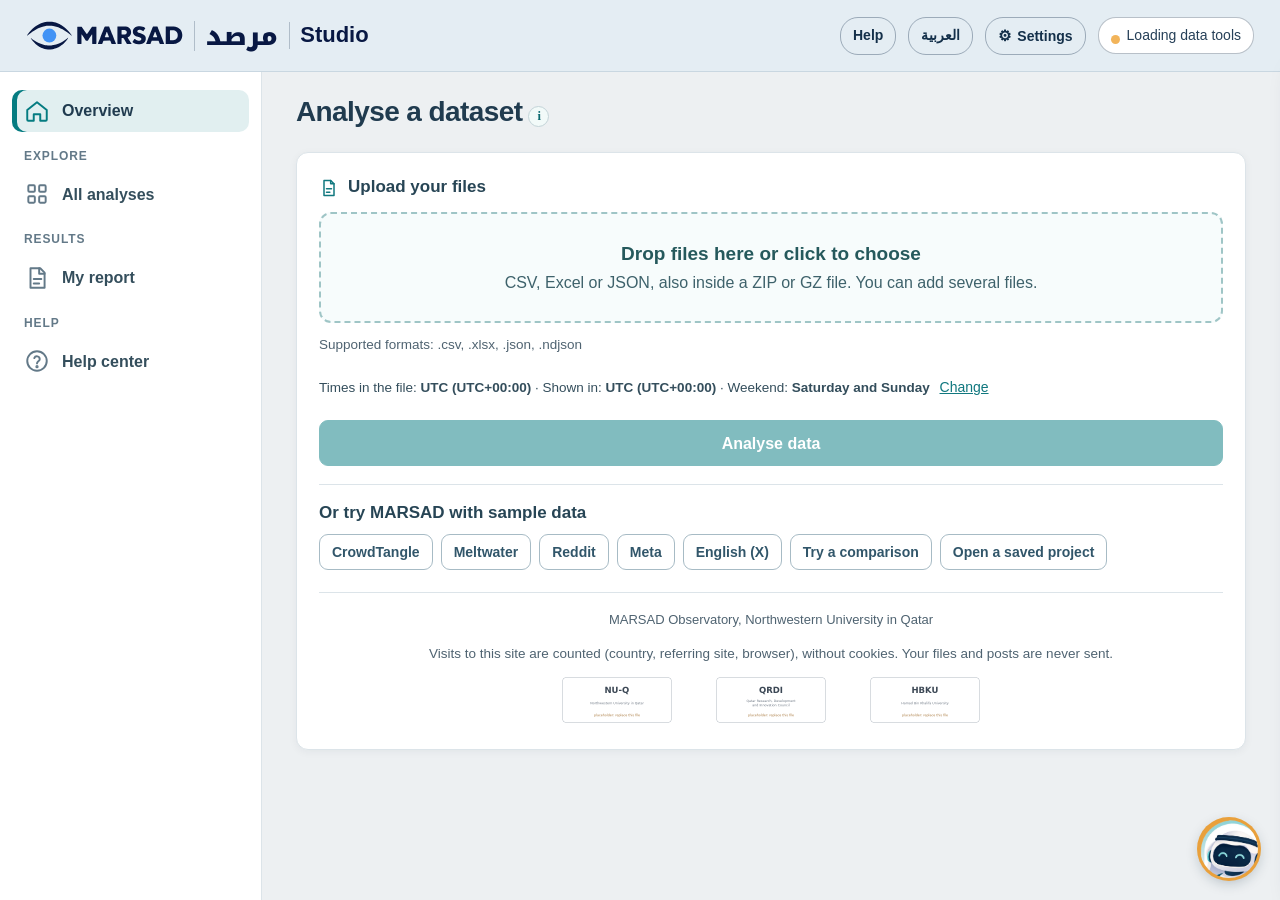
<file: index.html>
<!DOCTYPE html>
<html lang="en">
<head>
<meta charset="utf-8">
<meta name="viewport" content="width=device-width, initial-scale=1">
<title>MARSAD Studio</title>
<!-- No web fonts: the page loads nothing from the internet, so your posts, your address and the fact that you opened
     it stay on your machine, and the page works offline. Arabic uses the fonts your system already has. -->
<meta name="color-scheme" content="light dark">
<link rel="icon" type="image/png" sizes="32x32" href="assets/favicon-32.png?v=3">
<link rel="apple-touch-icon" href="assets/apple-touch-icon.png?v=3">
<script>
(function () {
  try {
    var v = localStorage.getItem("marsad_theme") || "system";
    var dark = v === "dark" || (v === "system" && window.matchMedia && window.matchMedia("(prefers-color-scheme: dark)").matches);
    document.documentElement.setAttribute("data-theme", dark ? "dark" : "light");
  } catch (e) { document.documentElement.setAttribute("data-theme", "light"); }
})();
</script>
<style>:root{--k-amb-20-100:#6b3d00;--k-amb-20-60:#5a4614;--k-amb-25-100:#8a5a00;--k-amb-25-80:#7a5a12;--k-amb-30-100:#9a5b00;--k-amb-40-100:#c98a00;--k-amb-55-80:#e9a03b;--k-amb-60-80:#f19d3d;--k-amb-65-100:#f6b44b;--k-amb-65-80:#f2b45a;--k-amb-70-100:#ffc766;--k-amb-70-60:#e2c67a;--k-amb-75-100:#ffe08a;--k-amb-75-60:#e8d49a;--k-amb-80-80:#f2dcaf;--k-amb-95-100:#fff8e6;--k-amb-95-80:#fdf3dd;--k-blu-100-20:#fafbfc;--k-blu-15-40:#1c2a35;--k-blu-15-60:#0f2231;--k-blu-15-80:#06283d;--k-blu-20-40:#203b4f;--k-blu-20-60:#18354c;--k-blu-25-20:#2f4554;--k-blu-25-40:#274555;--k-blu-25-60:#173a5e;--k-blu-30-20:#344e5c;--k-blu-30-40:#31566a;--k-blu-35-20:#4a6271;--k-blu-35-40:#2f5f8a;--k-blu-40-20:#4f6371;--k-blu-40-60:#2f5f9a;--k-blu-45-20:#637988;--k-blu-50-20:#69808d;--k-blu-70-20:#a7bbc5;--k-blu-75-40:#9fb7d6;--k-blu-85-20:#ccd7df;--k-blu-85-40:#c6d9e5;--k-blu-85-60:#c9d8ef;--k-blu-90-20:#dce4e9;--k-blu-90-40:#dfebf1;--k-blu-95-20:#edf0f2;--k-blu-95-40:#eef3f9;--k-blu-95-60:#eef3fb;--k-grn-25-60:#1e6b3a;--k-grn-65-40:#7fd4a8;--k-grn-95-40:#eaf6f2;--k-n-0:#000;--k-n-100:#fff;--k-n-15:#2b2b2b;--k-n-35:#595959;--k-red-25-60:#6b1f2a;--k-red-35-60:#8d2f24;--k-red-75-60:#e88b8b;--k-red-85-60:#f3c3ca;--k-red-95-80:#fdecee;--k-tea-100-20:#fbfcfc;--k-tea-100-40:#f7fcfc;--k-tea-100-60:#fbfefe;--k-tea-15-100:#004d51;--k-tea-20-100:#04666a;--k-tea-20-40:#21404f;--k-tea-20-80:#065f62;--k-tea-25-100:#057c81;--k-tea-25-40:#25595c;--k-tea-25-60:#15625a;--k-tea-25-80:#0b6a70;--k-tea-30-20:#3b5a67;--k-tea-30-40:#32616a;--k-tea-30-80:#11787f;--k-tea-35-20:#3e626b;--k-tea-35-40:#3a5f6c;--k-tea-40-20:#55717b;--k-tea-50-20:#6a8690;--k-tea-55-40:#4ec3b9;--k-tea-60-20:#8aa0ab;--k-tea-65-40:#8dc7c4;--k-tea-70-20:#9fc5c6;--k-tea-75-20:#a7ceca;--k-tea-75-40:#a4d2ce;--k-tea-80-20:#c3d4d8;--k-tea-85-20:#c9dadc;--k-tea-85-40:#cce8e5;--k-tea-90-40:#e3f2f2;--k-tea-95-20:#f4f7f8;--k-tea-95-40:#f2faf9;--k-tea-95-60:#eef6fa;--k-yel-10-40:#2a2410;--k-yel-20-80:#5c4708;--k-yel-30-80:#8a6d12;--k-yel-35-60:#8a7a23;--k-yel-45-60:#c9a227;--k-yel-70-80:#e7cd72;--k-yel-95-80:#fdf8e7;}
html[data-theme="dark"]{--k-amb-20-100:#ffc16e;--k-amb-20-60:#e7cb84;--k-amb-25-100:#ffc456;--k-amb-25-80:#ecc367;--k-amb-30-100:#ffb54a;--k-amb-40-100:#ffbb25;--k-amb-55-80:#b57723;--k-amb-60-80:#b46d1b;--k-amb-65-100:#aa7116;--k-amb-65-80:#9e6819;--k-amb-70-100:#97640c;--k-amb-70-60:#846b27;--k-amb-75-100:#7c5e0a;--k-amb-75-60:#6b5821;--k-amb-80-80:#5d4616;--k-amb-95-100:#382a05;--k-amb-95-80:#3d2d09;--k-blu-100-20:#13181d;--k-blu-15-40:#adc3d5;--k-blu-15-60:#a8cbe6;--k-blu-15-80:#95d2f7;--k-blu-20-40:#94bad6;--k-blu-20-60:#93bedf;--k-blu-25-20:#95b2c6;--k-blu-25-40:#91b9cf;--k-blu-25-60:#82b2e3;--k-blu-30-20:#8fb0c2;--k-blu-30-40:#81aec7;--k-blu-35-20:#819dae;--k-blu-35-40:#639bcd;--k-blu-40-20:#a7bcc9;--k-blu-40-60:#558ccf;--k-blu-45-20:#9db1be;--k-blu-50-20:#9ab0bd;--k-blu-70-20:#41535d;--k-blu-75-40:#324865;--k-blu-85-20:#2b3740;--k-blu-85-40:#253947;--k-blu-85-60:#1a2c47;--k-blu-90-20:#232d34;--k-blu-90-40:#1a2b34;--k-blu-95-20:#1c2225;--k-blu-95-40:#121d2a;--k-blu-95-60:#0e192c;--k-grn-25-60:#79dd9d;--k-grn-65-40:#337e57;--k-grn-95-40:#152b24;--k-n-0:#e0e0e0;--k-n-100:#141414;--k-n-15:#bfbfbf;--k-n-35:#9b9b9b;--k-red-25-60:#db7a88;--k-red-35-60:#d96a5d;--k-red-75-60:#772121;--k-red-85-60:#4d151d;--k-red-95-80:#31090e;--k-tea-100-20:#141a1a;--k-tea-100-40:#0f2222;--k-tea-100-60:#0b2222;--k-tea-15-100:#83f9ff;--k-tea-20-100:#6ef7fd;--k-tea-20-40:#95c0d5;--k-tea-20-80:#76f6fa;--k-tea-25-100:#5cf6fd;--k-tea-25-40:#8aced2;--k-tea-25-60:#7ee6db;--k-tea-25-80:#6decf4;--k-tea-30-20:#86acbc;--k-tea-30-40:#81bbc6;--k-tea-30-80:#63e5ee;--k-tea-35-20:#84afb9;--k-tea-35-40:#82aebe;--k-tea-40-20:#a0b8c1;--k-tea-50-20:#9ab2bb;--k-tea-55-40:#43a49b;--k-tea-60-20:#576973;--k-tea-65-40:#3f726f;--k-tea-70-20:#406263;--k-tea-75-20:#395d5a;--k-tea-75-40:#35605d;--k-tea-80-20:#314347;--k-tea-85-20:#2e4042;--k-tea-85-40:#22423f;--k-tea-90-40:#193030;--k-tea-95-20:#161e21;--k-tea-95-40:#112623;--k-tea-95-60:#10222b;--k-yel-10-40:#e3d7b1;--k-yel-20-80:#f7d87c;--k-yel-30-80:#edca5a;--k-yel-35-60:#dac760;--k-yel-45-60:#dbb02b;--k-yel-70-80:#8a7322;--k-yel-95-80:#352b09;--k-n-100:#1b262e;--k-n-0:#e4ecf1;--navy:#10212e;--navy2:#17303f;--bg:#131c23;--white:#1b262e;--ink:#e4ecf1;--muted:#a9bcc7;--border:#32434f;--teal:#39b3b4;--teal-dark:#5ccacb;--teal-light:#13343a;--grey-bg:#223039;--shadow:0 2px 9px rgba(0,0,0,.45);--amber:#f0c270;--amber-bg:#3a2f12;--amber-line:#6b5720;--ok-bg:#16301f;--ok:#7fd49a;--focus:#f0a94e;}
html[data-theme="dark"] .appbar,html[data-theme="dark"] .brand,html[data-theme="dark"] .sizebtn{color:#eaf2f7}
html[data-theme="dark"] .brand-sub{color:#9fb6c4}
html[data-theme="dark"] .pill{color:#cfe6e4;background:#15293a;border-color:rgba(255,255,255,.28)}
html[data-theme="dark"] .sizebtn{border-color:rgba(255,255,255,.4)}
html[data-theme="dark"] .sizebtn:hover{background:rgba(255,255,255,.12)}
html[data-theme="dark"] .filebtn{background:#c98a2e;color:#1b1206}
html[data-theme="dark"] .ch-head{color:#eaf2f7}
html[data-theme="dark"] #chat .ch-head{background:#15293a;color:#eaf2f7}
html[data-theme="dark"] #chat .ch-head b{color:#eaf2f7}
html[data-theme="dark"] #chat .ch-head button{color:#eaf2f7;border-color:rgba(255,255,255,.4)}
html[data-theme="dark"] .fchip{background:#1f2d38;color:#dbe7ee;border-color:#3b4e5c}
html[data-theme="dark"] .fchip b{color:#fff}
html[data-theme="dark"] .fchip:hover{background:#27384564}
html[data-theme="dark"] .skip{background:#1b262e;color:#eaf2f7}
html[data-theme="dark"] .study span{color:#a9bcc7}
html[data-theme="dark"] .nav-label{color:#c2d2db}
html[data-theme="dark"] mark{background:#6b5a16;color:#fff6dd}
html[data-theme="dark"] .metric-label,html[data-theme="dark"] .metric span,
html[data-theme="dark"] .panel .small-print,html[data-theme="dark"] .basis{color:#c2d2db}
html[data-theme="dark"] .panel .small-print,html[data-theme="dark"] .basis{color:#a9bcc7}
html[data-theme="dark"] .metric-label,html[data-theme="dark"] .metric span{color:#bccbd4}
html[data-theme="dark"] .progress-row{color:#cfdbe3}
html[data-theme="dark"] .summary-list li{color:var(--ink)}
html[data-theme="dark"] .big,html[data-theme="dark"] .bignum{color:var(--ink)}
html[data-theme="dark"] .notices{background:#2b2615;border-left-color:#d8a64a;color:#f1e6cf}
html[data-theme="dark"] .notices b,html[data-theme="dark"] .notices strong{color:#fff}
html[data-theme="dark"] .notices .nbadge{background:#d8a64a;color:#2b2615}
html[data-theme="dark"] .qc{background:#243139;color:#dbe7ee;border-color:#3b4e5c}
html[data-theme="dark"] .qc:hover{background:#2c3b45}
html[data-theme="dark"] .notices .qc{background:#40371d;color:#f6ecd6;border-color:#7a6630}


:root{--navy:var(--k-blu-20-60);--navy2:var(--k-blu-25-40);--teal:var(--k-tea-25-100);--teal-dark:var(--k-tea-20-100);--teal-light:var(--k-tea-95-40);--bg:var(--k-blu-95-20);--white:var(--k-n-100);--ink:var(--k-blu-20-40);--muted:var(--k-blu-40-20);--border:var(--k-blu-90-20);--shadow:0 2px 9px rgba(19,45,62,.05);--focus:var(--k-amb-60-80);--amber:var(--k-amb-30-100);--amber-bg:var(--k-amb-95-100);--amber-line:var(--k-amb-80-80);--grey-bg:var(--k-blu-95-20);--ok-bg:var(--k-grn-95-40);--ok:var(--k-grn-25-60)}
*{box-sizing:border-box}
html,body{margin:0;min-height:100%;font-family:Arial,Helvetica,"Noto Naskh Arabic",sans-serif;color:var(--ink);background:var(--bg);font-size:16px;line-height:1.45}
[dir=rtl],.ar{font-family:"Noto Naskh Arabic","Geeza Pro","Segoe UI",Tahoma,Arial,sans-serif}
button,input,select,textarea{font:inherit}button{cursor:pointer}a{color:var(--teal-dark)}
button:focus-visible,input:focus-visible,select:focus-visible,textarea:focus-visible,[tabindex]:focus-visible{outline:3px solid var(--focus);outline-offset:2px}
h1,h2,h3,p{margin-top:0}
/* The app bar is wider than a phone: its content measures 429px at 390px wide. It scrolls its own
   controls rather than dragging the whole page sideways with it. */
.appbar{overflow-x:hidden}
.appbar{height:72px;background:var(--navy);color:var(--k-n-100);display:flex;align-items:center;justify-content:space-between;padding:0 26px;gap:16px;position:sticky;top:0;z-index:50}
.branding{display:flex;align-items:center;gap:11px}.brand-wm{height:30px;width:auto;display:block}.brand-tool{font-size:22px;font-weight:800;font-family:"Helvetica Neue",Arial,sans-serif;color:#081843;border-inline-start:1px solid rgba(20,48,74,.25);padding-inline-start:10px;line-height:1.2;white-space:nowrap}@media(max-width:540px){.brand-wm{height:22px}}
.brand-mark{width:34px;height:34px;border-radius:50%;flex:none;display:block;
  box-shadow:0 0 0 2px var(--k-tea-55-40)}
.brand{font-size:22px;font-weight:800}.brand-sub{color:var(--k-blu-85-40);font-size:13px;margin-top:2px}
.top-right{display:flex;align-items:center;gap:12px;font-size:14px;color:var(--k-blu-90-40)}
.pill{border:1px solid rgba(255,255,255,.35);background:var(--navy);color:var(--k-tea-95-60);padding:7px 12px;border-radius:18px;white-space:nowrap}
#engine{max-width:40vw;overflow:hidden;text-overflow:ellipsis}
@media(max-width:900px){#engine{max-width:none}}
#engine.err{background:var(--k-red-35-60);border-color:var(--k-red-35-60);color:var(--k-n-100)}
.shell{display:grid;grid-template-columns:262px minmax(0,1fr);min-height:calc(100vh - var(--barh,72px))}
.sidebar{background:var(--k-n-100);border-right:1px solid var(--border);padding:18px 12px;position:sticky;top:var(--barh,72px);height:calc(100vh - var(--barh,72px));overflow:auto}
.nav-label{font-size:12px;font-weight:800;text-transform:uppercase;letter-spacing:.9px;color:var(--k-blu-45-20);margin:16px 12px 8px}
.nav-button{width:100%;display:flex;align-items:center;gap:12px;text-align:left;border:0;background:transparent;color:var(--k-blu-30-20);padding:10px 12px;border-radius:10px;min-height:50px;font-weight:700;margin-bottom:3px}
.nav-button .ico{width:26px;height:26px;flex:none;color:var(--k-blu-45-20)}
.nav-button.active{color:var(--k-tea-20-80);background:var(--teal-light);box-shadow:inset 4px 0 0 var(--teal)}
.nav-button.active .ico{color:var(--teal)}
.nav-button:hover:not(.active){background:var(--k-tea-95-20)}
.nav-desc{font-size:12.5px;color:var(--k-blu-40-20);display:block;margin-top:2px;font-weight:400}
.nav-count{margin-left:auto;font-size:12px;color:var(--k-blu-40-20);font-weight:700}
.side-footer{margin:18px 8px 0;padding:14px 6px;border-top:1px solid var(--border);font-size:13px;color:var(--k-blu-45-20);line-height:1.6}
.side-footer b{color:var(--ink)}
.content{padding:24px 34px 60px;max-width:1500px;width:100%;margin:0 auto;min-width:0}
.eyebrow{font-size:13.5px;color:var(--k-blu-50-20);font-weight:700;margin-bottom:8px}
.eyebrow a{color:var(--k-blu-50-20);text-decoration:none}.eyebrow a:hover{text-decoration:underline}
.title-row{display:flex;align-items:flex-start;justify-content:space-between;gap:16px;flex-wrap:wrap}
.page-title{font-size:32px;line-height:1.15;letter-spacing:-.6px;color:var(--k-blu-20-40);margin:0 0 8px}
.page-lead{font-size:18px;color:var(--muted);margin-bottom:0;max-width:820px}
.head-actions{display:flex;align-items:center;gap:10px;flex-wrap:wrap}
.btn{border:1px solid var(--k-blu-70-20);background:var(--k-n-100);border-radius:9px;min-height:44px;padding:9px 16px;font-weight:700;color:var(--k-blu-30-40);display:inline-flex;align-items:center;justify-content:center;gap:7px;text-decoration:none;white-space:nowrap}
.btn:hover{background:var(--k-tea-95-40)}.btn.primary{background:var(--teal);color:var(--k-n-100);border-color:var(--teal)}.btn.primary:hover{background:var(--teal-dark)}
.btn:disabled{opacity:.5;cursor:default}.btn.small{min-height:36px;padding:6px 12px;font-size:14px}
.info-line{margin:20px 0 16px;padding:12px 16px;border:1px solid var(--k-tea-85-40);background:var(--k-tea-95-40);color:var(--k-tea-25-40);border-radius:9px;display:flex;justify-content:space-between;align-items:center;gap:14px;font-size:15px;flex-wrap:wrap}
.section-heading{font-size:22px;color:var(--k-blu-20-40);margin:30px 0 6px}
.section-description{font-size:15.5px;color:var(--k-blu-45-20);margin:0 0 16px}
.metric-grid{display:grid;grid-template-columns:repeat(4,minmax(0,1fr));gap:16px;margin-top:16px}
.metric{padding:18px 20px;background:var(--k-n-100);border:1px solid var(--border);border-radius:12px;box-shadow:var(--shadow);min-height:108px}
.metric-label{font-size:15px;color:var(--k-blu-40-20);margin-bottom:8px}.metric-value{font-size:30px;font-weight:800;color:var(--k-blu-20-40);line-height:1.1}
.metric-small{font-size:13.5px;margin-top:6px;color:var(--k-blu-40-20)}.metric .date-value{font-size:20px}
.cards-2{display:grid;grid-template-columns:1fr 1fr;gap:18px}
.panel{background:var(--k-n-100);border:1px solid var(--border);border-radius:12px;box-shadow:var(--shadow);padding:20px 22px;min-width:0;margin-bottom:18px}
.cards-2 .panel{margin-bottom:0}
.panel-title{font-size:19px;font-weight:700;color:var(--k-blu-25-40);margin:0 0 4px}
.panel-description{color:var(--k-blu-45-20);font-size:14.5px;margin:0 0 12px}
.panel-actions{display:flex;justify-content:space-between;align-items:center;gap:10px;margin-top:14px;padding-top:14px;border-top:1px solid var(--k-blu-95-20);flex-wrap:wrap}
.text-button{padding:6px 0;border:0;background:none;color:var(--k-tea-25-100);font-weight:700;font-size:15px;min-height:36px}
.text-button:hover{text-decoration:underline}
.save-button{min-height:38px;padding:6px 12px;border:1px solid var(--k-tea-85-20);border-radius:8px;color:var(--k-tea-30-40);background:var(--k-n-100);font-size:14px;font-weight:700}
.save-button.saved{color:var(--k-tea-25-100);background:var(--k-grn-95-40);border-color:var(--k-tea-75-40)}
.summary-list{padding:0;margin:0;list-style:none}
.summary-list li{padding:12px 0;border-bottom:1px solid var(--k-blu-95-20);display:flex;align-items:flex-start;gap:12px;font-size:16px}
.summary-list li:last-child{border-bottom:0}
.dot{width:9px;height:9px;flex:0 0 9px;background:var(--teal);border-radius:50%;margin-top:8px}
.progress-row{display:grid;grid-template-columns:minmax(90px,1.2fr) minmax(100px,2fr) 50px;align-items:center;gap:12px;font-size:15px;margin:9px 0;cursor:pointer;border-radius:6px;padding:3px 4px}
.progress-row:hover{background:var(--k-tea-95-40)}
.bar-track{height:13px;border-radius:7px;background:var(--k-tea-95-20);overflow:hidden}.bar-fill{height:100%;background:var(--k-tea-30-80);border-radius:7px}
.explore-grid{display:grid;grid-template-columns:repeat(3,minmax(0,1fr));gap:14px}
.explore-card{display:flex;align-items:center;gap:14px;text-align:left;border:1px solid var(--border);border-radius:12px;padding:16px;background:var(--k-n-100);min-height:100px;box-shadow:var(--shadow);width:100%}
.explore-card:hover{background:var(--k-tea-95-40);border-color:var(--k-tea-75-20)}
a.explore-card{text-decoration:none;color:inherit;box-sizing:border-box}
.srcrow a.btn.small{text-decoration:none}
.explore-icon{flex:0 0 48px;height:48px;border-radius:10px;background:var(--k-tea-95-40);color:var(--k-tea-30-80);display:grid;place-items:center}
.explore-icon svg{width:26px;height:26px}
.explore-label{font-size:17px;font-weight:700;color:var(--k-blu-25-40);margin-bottom:3px}
.explore-detail{font-size:14px;color:var(--k-blu-40-20)}
.srcgrid{display:grid;grid-template-columns:repeat(2,minmax(0,1fr));gap:14px}
.srccard{display:block;text-align:left;border:1px solid var(--border);border-radius:12px;padding:16px 18px;background:var(--k-n-100);box-shadow:var(--shadow);width:100%;box-sizing:border-box;text-decoration:none;color:inherit}
.srccard:hover{background:var(--k-tea-100-40);border-color:var(--k-tea-75-20)}
.srccard.soon{background:var(--k-tea-100-20);border-style:dashed;border-color:var(--k-tea-80-20)}
.srccard.soon:hover{background:var(--k-tea-100-40)}
.srchead{display:flex;align-items:flex-start;justify-content:space-between;gap:10px;margin-bottom:8px}
.srchead .explore-icon{flex:0 0 40px;height:40px}
.srchead .explore-icon svg{width:22px;height:22px}
.srccard.soon .explore-icon{background:var(--k-tea-95-20);color:var(--k-tea-50-20)}
.srctitle{font-size:17px;font-weight:700;color:var(--k-blu-25-40);margin-bottom:4px}
.srcdesc{font-size:14px;color:var(--k-blu-40-20);line-height:1.5;margin-bottom:10px}
.srcgo{font-size:14px;font-weight:700;color:var(--k-tea-30-80)}
.srccard.soon .srcgo{color:var(--k-tea-50-20)}
.badge{font-size:12px;font-weight:700;border-radius:9px;padding:2px 9px;white-space:nowrap;border:1px solid}
.badge.ok{color:var(--k-tea-25-60);background:var(--k-tea-95-40);border-color:var(--k-tea-75-40)}
.badge.soon{color:var(--k-amb-25-80);background:var(--k-amb-95-80);border-color:var(--k-amb-75-60)}
.badge.ext{color:var(--k-blu-35-20);background:var(--k-blu-95-20);border-color:var(--k-blu-85-20)}
#toast{position:fixed;inset-inline-start:50%;transform:translateX(-50%);inset-block-end:26px;z-index:90;background:var(--navy);color:var(--white);padding:11px 18px;border-radius:11px;font-weight:700;font-size:15px;opacity:0;pointer-events:none;transition:opacity .18s}
#toast.on{opacity:1}
.postbar.sticky{position:sticky;top:0;z-index:3;background:var(--white);padding:10px 0;border-bottom:1px solid var(--border)}
.postpager{display:flex;align-items:center;gap:12px;flex-wrap:wrap;padding:8px 0}
.postpager.sticky2{position:sticky;top:52px;z-index:2;background:var(--white);border-bottom:1px solid var(--border)}
.hlsw{display:inline-flex;align-items:center;gap:6px;font-size:14px;color:var(--muted)}
.tbl{position:relative}
table.g thead th{position:sticky;top:0;z-index:2;background:var(--grey-bg)}
.viewtabs.sub{position:sticky;top:0;z-index:3;background:var(--white);padding:6px 0}
.drawer{position:fixed;inset-block:var(--barh,72px) 0;inset-inline-end:0;width:min(420px,92vw);background:var(--white);border-inline-start:1px solid var(--border);box-shadow:-6px 0 24px rgba(0,0,0,.14);z-index:70;display:flex;flex-direction:column}
html[dir="rtl"] .drawer{box-shadow:6px 0 24px rgba(0,0,0,.14)}
.drawer[hidden]{display:none}
.drawer-head{display:flex;align-items:center;justify-content:space-between;gap:10px;padding:16px 18px;border-bottom:1px solid var(--border);font-size:17px}
.drawer-body{flex:1;overflow:auto;padding:16px 18px}
.drawer-foot{display:flex;gap:10px;justify-content:flex-end;padding:14px 18px;border-top:1px solid var(--border)}
.fieldhelp{font-size:13px;color:var(--muted);margin:4px 0 0;line-height:1.45}
.optbadge{display:inline-flex;align-items:center;justify-content:center;min-width:20px;height:20px;margin-inline-start:7px;border-radius:10px;background:var(--teal);color:var(--white);font-size:12px;font-weight:800;padding:0 6px}
.sliders{margin-inline-end:6px}
.methods{margin:12px 0 0;border:1px solid var(--border);border-radius:11px;padding:12px 14px;background:var(--grey-bg)}
.methods summary{cursor:pointer;font-weight:700;color:var(--ink);min-height:30px}
.methods p{margin:8px 0 0;line-height:1.55}
.settabs{display:flex;gap:8px;border-bottom:1px solid var(--border);margin:0 0 16px}
.settab{background:none;border:0;border-bottom:3px solid transparent;padding:10px 14px;font-size:15px;font-weight:700;color:var(--muted);cursor:pointer;min-height:44px}
.settab.on{color:var(--teal);border-bottom-color:var(--teal)}
.settab:hover{color:var(--ink)}
.qcseg{margin:0 2px}
.segset{display:inline-flex;border:1px solid var(--border);border-radius:10px;overflow:hidden;margin:4px 0 2px}
.seg{background:var(--white);border:0;padding:9px 16px;font-size:14px;font-weight:700;color:var(--muted);cursor:pointer;min-height:40px;border-inline-end:1px solid var(--border)}
.seg:last-child{border-inline-end:0}
.seg.on{background:var(--teal);color:var(--white)}
.seg:hover:not(.on){background:var(--teal-light)}
.srcsamples{border-top:1px solid var(--border);margin-top:18px;padding-top:16px}
.srccard.on{border-color:var(--teal);border-style:solid;box-shadow:0 0 0 1px var(--teal),var(--shadow);background:var(--k-n-100)}
.srcpick{color:var(--teal);display:inline-flex}
.srcpick svg{width:22px;height:22px}
.cform input:disabled,.cform select:disabled,.ckey input:disabled{opacity:.55;cursor:not-allowed}
.cblock{border:1px solid var(--k-amb-40-100);background:var(--k-amb-95-100);border-radius:10px;padding:12px 14px;margin:0 0 14px}
.cblock-h{margin:0 0 6px;font-weight:600;color:var(--k-blu-25-40)}
@media (prefers-color-scheme:dark){.cblock{background:var(--k-yel-10-40);color:var(--k-yel-70-80)}.cblock-h{color:var(--k-yel-70-80)}}
.bigfile{border:1px solid var(--border);border-radius:12px;padding:18px 20px;background:var(--white)}
.bigfile-h{margin:0 0 8px;font-size:17px;color:var(--k-blu-25-40);font-weight:600}
.bigsub{margin:18px 0 8px;font-size:14px;color:var(--k-blu-25-40);font-weight:600}
.bigsizes{display:flex;align-items:center;gap:10px;flex-wrap:wrap}
.bigsizes .btn.on{background:var(--teal);color:var(--white);border-color:var(--teal)}
.bigcustom input{width:7.5em;margin-inline-start:6px}
.bigopts{display:grid;gap:10px}
.bigopt{display:grid;gap:4px;border:1px solid var(--border);border-radius:9px;padding:10px 12px}
.bigopt.pick{border-color:var(--k-tea-30-80);background:var(--k-tea-100-20)}
.bigopt:not(.on){opacity:.6}
.bigopt select{margin:0 4px;max-width:16em}
.bigfilters{display:flex;flex-wrap:wrap;gap:10px 18px;align-items:center}
.bigfilters input[type=number]{width:6em}
.inlinechk{display:inline-flex;align-items:center;gap:6px}
.bigacts{display:flex;flex-wrap:wrap;gap:10px;margin-top:16px}
.bigannot{display:flex;flex-wrap:wrap;gap:10px 18px;align-items:center;margin-top:10px}
.bigannot input[type=text]{width:12em}.bigannot input[type=number]{width:5em}
.bigsplit{border-top:1px solid var(--border);margin-top:18px;padding-top:12px;display:flex;flex-wrap:wrap;gap:10px;align-items:center}
.bigsplit .bigsub{width:100%;margin:0}
.bigprog{display:flex;align-items:center;gap:12px;margin:16px 0}
.bigprog progress{width:260px;height:14px}
.bigmsg{margin:14px 0 0;padding:10px 12px;border-radius:8px;background:var(--k-blu-95-20)}
.bigmsg.err{background:var(--k-red-95-80);color:var(--k-red-25-60)}
.bigmsg.ok{background:var(--k-grn-95-40)}
@media (max-width:560px){.bigprog progress{width:150px}.bigfilters{gap:8px 12px}}
.optcheck span{display:block;font-weight:400}
.optcheck input{margin-inline-end:7px;vertical-align:middle}
.dlbar{display:flex;align-items:center;gap:10px;flex-wrap:wrap;border-top:1px solid var(--border);margin-top:18px;padding-top:14px}
.srcopen{margin-top:2px}
.srcopen-h{display:flex;align-items:center;gap:9px;font-size:17px;color:var(--k-blu-25-40);margin:0 0 12px}
.srcopen-h svg{width:20px;height:20px;color:var(--k-tea-30-80)}
.srcopen p{margin:0 0 10px;color:var(--k-blu-30-20);line-height:1.55}
.srcsteps{margin:0 0 12px;padding-inline-start:22px;color:var(--k-blu-30-20);line-height:1.6}
.srcsteps li{margin-bottom:8px}
.srcsteps a{color:var(--k-tea-30-80)}
.srcsteps .small-print{display:block}
.crumb{display:flex;align-items:center;gap:8px;flex-wrap:wrap;font-size:13px;color:var(--k-blu-35-20)}
.crumb b{color:var(--ink);font-weight:650}
.platgrid{display:grid;grid-template-columns:repeat(4,1fr);gap:10px;margin:0 0 10px}
@media(min-width:1101px){.dirpanel .platgrid{grid-template-columns:repeat(5,1fr)}}
@media(max-width:1100px){.platgrid{grid-template-columns:repeat(2,1fr)}}
@media(max-width:560px){.platgrid{grid-template-columns:1fr}}
.platcard{display:grid;grid-template-columns:auto 1fr;grid-template-areas:"mark head" "mark blurb" "mark meta";column-gap:10px;row-gap:2px;align-items:center;text-align:start;border:1px solid var(--border);border-radius:12px;padding:12px;background:var(--k-n-100);width:100%;box-sizing:border-box;color:inherit;cursor:pointer;min-height:44px}
.platcard .platmark{grid-area:mark;align-self:start}
.platcard .platname{grid-area:head}
.platcard .platblurb{grid-area:blurb}
.platcard .platmeta{grid-area:meta}
.platmeta{display:flex;align-items:center;gap:8px;flex-wrap:wrap}
.platcard:hover{background:var(--k-tea-100-40);border-color:var(--k-tea-75-20)}
.platcard.on{border-color:var(--teal);box-shadow:0 0 0 1px var(--teal)}
.platmark{flex:none;width:34px;height:34px;border-radius:50%;display:flex;align-items:center;justify-content:center;font-weight:700;font-size:13px;letter-spacing:.02em;
  box-shadow:inset 0 0 0 1px rgba(16,33,46,.14)}
html[data-theme="dark"] .platmark{box-shadow:inset 0 0 0 1px rgba(255,255,255,.22)}
.platmark.small{width:22px;height:22px;font-size:10px}
.platname{font-size:14px;font-weight:650;color:var(--ink)}
.platblurb{font-size:12px;line-height:1.4;color:var(--k-blu-35-20)}
.platmeta{font-size:11px;color:var(--k-blu-45-20)}
.platname{min-width:0;overflow-wrap:anywhere;hyphens:auto}
.platneed{white-space:nowrap;margin-inline-start:8px}
.platstate{white-space:nowrap}
.platacc,.platn,.platsrv{white-space:nowrap;color:var(--k-blu-35-20)}
.platsrv{font-weight:600}
.platsrv::after{content:"\00b7";margin-inline-start:6px;opacity:.6}
.platacc::after{content:"\00b7";margin-inline-start:6px;opacity:.6}
.catmethods{font-size:11px;font-weight:600;color:var(--k-blu-45-20);margin-top:2px}
.dirfind{margin:0 0 12px}
.dirfind input{width:100%;box-sizing:border-box}
.dirpanel{margin:0 0 18px}
.dirpanel:last-of-type{margin-bottom:10px}
.paneln{display:inline-block;margin-inline-start:6px;font-size:11px;font-weight:600;color:var(--k-blu-25-20);
  background:var(--k-tea-100-20);border:1px solid var(--border);border-radius:999px;padding:1px 7px;vertical-align:middle}
.catmethods{color:var(--k-blu-35-20)}
.catcount{color:var(--k-blu-25-20)}
.tabn{font-weight:600;opacity:.75;margin-inline-start:2px}
.statekey{margin:6px 0 8px;padding-inline-start:0;list-style:none;display:grid;gap:6px}
.statekey li{font-size:12px;line-height:1.5;color:var(--k-blu-35-20)}
.srcdetail h2.srcsub{margin-top:14px}
.srchelp{margin-inline-start:auto}
.upset-open{margin:10px 0 4px;padding:12px;border:1px solid var(--border);border-radius:12px;background:var(--k-tea-100-20)}
.upset-h{margin:0 0 2px;font-size:14px}
.upset-open .opts{display:grid;grid-template-columns:repeat(auto-fit,minmax(230px,1fr));gap:12px;margin-top:10px}
.upset-open label{display:flex;flex-direction:column;gap:3px;font-size:13px;font-weight:600}
.upset-open input,.upset-open select{font:inherit;font-weight:400;padding:6px 8px;border:1px solid var(--border);border-radius:8px;background:var(--k-n-100);color:var(--ink)}
.upset-open .small-print{font-weight:400}
.platbar{flex-wrap:wrap;gap:8px}
.srcdetail p{margin:4px 0 8px;font-size:13px;line-height:1.5}
.platbar{display:flex;align-items:center;gap:10px;flex-wrap:wrap;margin:0 0 10px}
.platnow{display:flex;align-items:center;gap:7px;font-weight:650;color:var(--ink)}
.methodrow{display:flex;flex-wrap:wrap;gap:8px;margin:0 0 12px}
.methodbtn{border:1px solid var(--border);background:var(--k-n-100);color:inherit;border-radius:999px;padding:9px 14px;font:inherit;font-size:13px;cursor:pointer;min-height:40px}
.methodbtn:hover{background:var(--k-tea-100-40);border-color:var(--k-tea-75-20)}
.methodbtn.on{background:var(--k-tea-90-40);border-color:var(--teal);font-weight:650}
.zspanel{margin-top:16px;padding-top:12px;border-top:1px solid var(--border)}
.pxcode{background:var(--k-tea-100-20);border:1px solid var(--border);border-radius:8px;padding:10px 12px;font-size:12px;line-height:1.6;overflow-x:auto;white-space:pre}
.catgrid{display:grid;grid-template-columns:repeat(auto-fit,minmax(210px,1fr));gap:10px;margin:0 0 14px}
.catcard{display:flex;flex-direction:column;gap:4px;text-align:start;border:1px solid var(--border);border-radius:12px;padding:12px 14px;background:var(--k-n-100);width:100%;box-sizing:border-box;color:inherit;cursor:pointer;min-height:44px}
.catcard:hover{background:var(--k-tea-100-40);border-color:var(--k-tea-75-20)}
.catcard.empty{border-style:dashed;background:var(--k-tea-100-20)}
.cathead{display:flex;align-items:center;justify-content:space-between;gap:8px;margin-bottom:2px}
.catcard .explore-icon{flex:none}
.catcount{font-size:11px;font-weight:600;color:var(--k-blu-35-20);text-align:end;line-height:1.3}
.cattitle{font-size:15px;font-weight:650;color:var(--ink)}
.catdesc{font-size:13px;line-height:1.45;color:var(--k-blu-35-20)}
.catbar{display:flex;align-items:center;flex-wrap:wrap;gap:10px;margin:0 0 10px}
.catbar .srcsub{margin:0}
.catnote{margin-top:12px;padding-top:10px;border-top:1px solid var(--border)}
.cform{display:grid;grid-template-columns:repeat(auto-fit,minmax(150px,1fr));gap:10px;margin:0 0 10px}
.cform label{display:flex;flex-direction:column;gap:4px;font-size:13px;font-weight:600;color:var(--k-blu-40-20)}
.cform .cq{grid-column:1/-1}
.cform .cmode{grid-column:span 2}
.cform input,.cform select{min-height:44px;padding:8px 10px;border:1px solid var(--border);border-radius:8px;background:var(--white);color:var(--ink);font-size:15px;font-weight:400}
.cmsg{margin-top:10px;padding:10px 12px;border-radius:8px;font-size:14px;line-height:1.5;background:var(--grey-bg);color:var(--k-blu-30-20);border:1px solid var(--border)}
.cmsg.bad{background:var(--amber-bg);color:var(--k-amb-25-80);border-color:var(--amber-line)}
.cmsg.ok{background:var(--ok-bg);color:var(--k-grn-25-60);border-color:var(--k-grn-65-40)}
.srcmore{margin-top:20px;border-top:1px solid var(--border);padding-top:12px}
.srcmore summary{cursor:pointer;font-weight:600;color:var(--k-blu-25-40);min-height:44px;display:flex;align-items:center}
.ckey{margin:0 0 10px;padding:12px;border:1px solid var(--border);border-radius:10px;background:var(--grey-bg)}
.ckey label{display:flex;flex-direction:column;gap:4px;font-size:13px;font-weight:600;color:var(--k-blu-40-20)}
.ckey input[type=password]{min-height:44px;padding:8px 10px;border:1px solid var(--border);border-radius:8px;background:var(--white);color:var(--ink);font-size:15px;font-weight:400;width:100%;box-sizing:border-box}
.ckeyrow{display:flex;flex-wrap:wrap;justify-content:space-between;align-items:center;gap:10px;margin-top:8px}
.cbox{flex-direction:row !important;align-items:center;gap:8px !important;min-height:44px;font-weight:400 !important;color:var(--k-blu-30-20) !important;font-size:14px !important}
.cbox input{width:20px;height:20px}
.ckeyrow a{color:var(--k-tea-30-80);font-size:14px}
.ckey .small-print{margin:6px 0 0}
.ckeylinks{display:flex;gap:14px;align-items:center;flex-wrap:wrap}
.linkbtn{background:none;border:0;padding:0;color:var(--k-tea-30-80);font-size:14px;cursor:pointer;text-decoration:underline;font-family:inherit;min-height:44px}
.orgbar{border-top:1px solid var(--border);margin-top:22px;padding-top:18px;text-align:center}
.orgbar-h{margin:0 0 14px;font-size:13px;color:var(--muted)}
.orglogos{list-style:none;display:flex;flex-wrap:wrap;align-items:center;justify-content:center;gap:28px 44px;margin:0;padding:0}
.orglogos img{height:46px;width:auto;max-width:200px;object-fit:contain}
@media (max-width:560px){.orglogos{gap:20px 26px}.orglogos img{height:36px}}
@media (prefers-color-scheme:dark){.orglogos img{background:#fff;border-radius:6px;padding:4px}}
.srcsamples-h{font-size:17px;color:var(--k-blu-25-40);margin:0;font-weight:600}
.srcsub{font-size:15px;color:var(--k-blu-25-40);margin:18px 0 8px;font-weight:600}
.colgrid{display:grid;grid-template-columns:repeat(auto-fit,minmax(260px,1fr));gap:14px;margin:0 0 12px}
.colgrid h4{font-size:13px;text-transform:uppercase;letter-spacing:.04em;color:var(--k-blu-40-20);margin:0 0 6px;font-weight:600}
.collist{list-style:none;margin:0;padding:0}
.collist li{display:flex;justify-content:space-between;align-items:baseline;gap:10px;padding:4px 0;border-bottom:1px solid var(--border);font-size:14px}
.collist li:last-child{border-bottom:0}
.colname{color:var(--k-blu-30-20)}
.colneed{font-size:11px;white-space:nowrap}
.badge.free,.badge.ready{color:var(--k-tea-25-60);background:var(--k-tea-95-40);border-color:var(--k-tea-75-40)}
.badge.key{color:var(--k-blu-35-20);background:var(--k-blu-95-20);border-color:var(--k-blu-85-20)}
.badge.approval{color:var(--k-amb-25-80);background:var(--k-amb-95-80);border-color:var(--k-amb-75-60)}

.uprow{display:flex;align-items:center;justify-content:space-between;gap:12px;flex-wrap:wrap;margin:12px 0}
.upset summary{cursor:pointer;font-size:14px;font-weight:700;color:var(--k-blu-30-40);border:1px solid var(--border);border-radius:10px;padding:8px 14px;list-style:none;min-height:38px;display:inline-flex;align-items:center}
.upset summary::-webkit-details-marker{display:none}
.upset summary:hover{background:var(--k-tea-100-40)}
.upset[open] summary{background:var(--k-tea-95-40)}
.upset .opts{margin-top:10px;display:flex;gap:14px;flex-wrap:wrap}
.btn.wide{width:100%;justify-content:center;text-align:center;display:flex;align-items:center;min-height:46px;font-size:16px}
a.btn.wide{text-decoration:none}
.srcsamples h3{font-size:16px;color:var(--k-blu-25-40);margin:0 0 2px}
.explore-card.soon{background:var(--k-tea-100-20);border-style:dashed;border-color:var(--k-tea-80-20)}
.explore-card.soon .explore-icon{background:var(--k-tea-95-20);color:var(--k-tea-50-20)}
.explore-card.soon .explore-label{color:var(--k-blu-35-20)}
.srcrow{margin-top:10px}
.btn.small.soonbtn{border-style:dashed;color:var(--k-blu-35-20)}
.btn.small.soonbtn:hover{background:var(--k-tea-100-40)}
.soontag{display:inline-block;margin-inline-start:8px;font-size:12px;font-weight:700;color:var(--k-amb-25-80);background:var(--k-amb-95-80);border:1px solid var(--k-amb-75-60);border-radius:9px;padding:1px 7px;vertical-align:2px}
@media (max-width:760px){.srcgrid{grid-template-columns:1fr}}
.arrow{color:var(--k-tea-40-20);margin-left:auto;font-size:24px}
/* analysis tiles */
.tiles{display:grid;grid-template-columns:repeat(auto-fill,minmax(280px,1fr));gap:14px}
.tile{position:relative;text-align:left;border:1px solid var(--border);border-radius:12px;padding:16px 16px 14px;background:var(--k-n-100);box-shadow:var(--shadow);display:flex;flex-direction:column;gap:6px;min-height:150px;width:100%}
.tile:hover{border-color:var(--k-tea-75-20);background:var(--k-tea-100-60)}
.tile .t-title{font-size:17.5px;font-weight:700;color:var(--k-tea-20-40);padding-right:34px}
.tile .t-short{font-size:14.5px;color:var(--k-blu-45-20);flex:1}
.tile .t-foot{display:flex;align-items:center;gap:8px;flex-wrap:wrap}
.info-btn{position:absolute;top:12px;right:12px;width:30px;height:30px;border-radius:50%;border:1px solid var(--k-tea-80-20);background:var(--k-tea-95-40);color:var(--k-tea-25-80);font-weight:800;font-family:Georgia,serif;font-size:15px;display:grid;place-items:center;padding:0}
.info-btn:hover{background:var(--k-tea-90-40)}
.info-mini{display:inline-grid;place-items:center;width:21px;height:21px;border-radius:50%;border:1px solid var(--k-tea-80-20);background:var(--k-tea-95-40);color:var(--k-tea-25-80);font:700 12.5px Georgia,serif;margin-left:6px;vertical-align:1px;cursor:help;flex:none}
.info-mini:hover{background:var(--k-tea-90-40)}
.status{font-size:12.5px;font-weight:700;padding:3px 9px;border-radius:12px;white-space:nowrap}
.st-ready{background:var(--ok-bg);color:var(--ok)}.st-off{background:var(--grey-bg);color:var(--k-blu-40-20)}.st-soon{background:var(--amber-bg);color:var(--amber)}.st-wait{background:var(--k-blu-95-40);color:var(--k-blu-35-40)}
.tile.off{background:var(--k-blu-100-20)}.tile.off .t-title{color:var(--k-blu-40-20)}
.tag{font-size:12px;padding:3px 8px;border-radius:7px;background:var(--k-tea-95-20);color:var(--k-tea-30-20)}
/* tooltip */
#tip{position:fixed;z-index:120;max-width:480px;background:var(--k-n-100);border:1px solid var(--k-tea-85-20);border-radius:12px;box-shadow:0 12px 32px rgba(19,45,62,.18);padding:16px 18px;font-size:14.5px;color:var(--k-blu-25-20);display:none;pointer-events:none}
#tip.show{display:block}
#tip h4{margin:0 0 8px;font-size:16.5px;color:var(--k-blu-20-40)}
#tip .lbl{font-size:12px;font-weight:800;text-transform:uppercase;letter-spacing:.6px;color:var(--k-blu-45-20);margin:10px 0 3px}
#tip p{margin:0}
#tip .st{margin-top:10px;font-weight:700}
/* analysis page */
.chips{display:flex;flex-wrap:wrap;gap:10px;margin:4px 0 6px}
.chip{background:var(--k-n-100);border:1px solid var(--border);border-radius:10px;padding:10px 14px;cursor:help;min-width:120px}
.chip b{display:block;font-size:22px;color:var(--k-blu-20-40)}.chip span{font-size:13px;color:var(--k-blu-45-20)}
.viewtabs{display:flex;gap:6px;flex-wrap:wrap;margin:4px 0 10px}
.viewtabs button{border:1px solid var(--k-tea-80-20);background:var(--k-n-100);color:var(--k-tea-30-40);border-radius:18px;min-height:38px;padding:6px 14px;font-size:14.5px;font-weight:700}
.viewtabs button.on{color:var(--k-tea-20-80);background:var(--teal-light);border-color:var(--k-tea-65-40)}
.fig{width:100%;min-height:240px}
.tipline{font-size:14px;color:var(--k-tea-40-20);background:var(--k-tea-95-20);border-radius:8px;padding:9px 12px;margin-top:8px}
ul.notes{margin:0;padding-left:20px}ul.notes li{margin:6px 0;color:var(--k-blu-35-20)}
table.g{border-collapse:collapse;width:100%;font-size:14.5px}
table.g th,table.g td{border-bottom:1px solid var(--k-blu-95-20);padding:8px 10px;text-align:left;vertical-align:top}
table.g th{background:var(--k-tea-95-20);color:var(--k-tea-40-20);font-weight:700;position:sticky;top:0;cursor:help}
table.g tr.click{cursor:pointer}table.g tr.click:hover td{background:var(--k-tea-95-40)}
.tbl{max-height:460px;overflow:auto;border:1px solid var(--border);border-radius:9px}
details.box{background:var(--k-n-100);border:1px solid var(--border);border-radius:12px;box-shadow:var(--shadow);margin-bottom:18px}
details.box>summary{cursor:pointer;padding:16px 22px;font-size:18px;font-weight:700;color:var(--k-blu-25-40);list-style:none;display:flex;align-items:center;gap:10px}
details.box>summary::-webkit-details-marker{display:none}
details.box>summary:before{content:"›";font-size:24px;color:var(--k-tea-40-20);transition:transform .15s;display:inline-block}
details.box[open]>summary:before{transform:rotate(90deg)}
details.box>summary .sub{font-size:14px;color:var(--k-blu-50-20);font-weight:400}
details.box>.inner{padding:0 22px 20px}
.pgrid{display:grid;grid-template-columns:repeat(auto-fill,minmax(230px,1fr));gap:10px 18px}
.pgrid label{font-size:14px;color:var(--k-blu-35-20);display:block;margin-bottom:4px;font-weight:700}
.pgrid input[type=text],.pgrid input[type=number],.pgrid select,.pgrid textarea{width:100%;padding:8px 10px;border:1px solid var(--k-tea-75-20);border-radius:8px;background:var(--k-n-100);min-height:42px}
.howbox p{font-size:15.5px;color:var(--k-blu-30-20)}
.procrow{display:flex;align-items:center;justify-content:space-between;gap:16px;margin:12px 0;font-size:15px}.procrow .segset{margin:0;flex:none}
.nlp-panel p{margin:8px 0 12px;color:var(--muted)}.nlp-opts{display:grid;gap:8px;margin:12px 0}.nlp-opts label{font-size:15px}
.msg{padding:16px 18px;border-radius:12px;background:var(--amber-bg);border:1px solid var(--amber-line);font-size:16px;margin:12px 0;color:var(--k-amb-20-60)}
.msg.grey{background:var(--k-blu-95-20);border-color:var(--k-blu-90-20);color:var(--k-blu-30-20)}.msg.err{background:var(--k-red-95-80);border-color:var(--k-red-85-60);color:var(--k-red-25-60)}
.msg b{display:block;font-size:18px;margin-bottom:4px}
.drop{border:2px dashed var(--k-tea-70-20);border-radius:12px;padding:26px;text-align:center;color:var(--k-tea-35-20);background:var(--k-tea-100-40);cursor:pointer;font-size:16px}
.drop.over{background:var(--k-tea-95-40);border-color:var(--teal)}
.drop b{display:block;font-size:19px;margin-bottom:4px;color:var(--k-tea-25-40)}
.samples{display:flex;gap:8px;flex-wrap:wrap;margin-top:8px}
.samples[hidden]{display:none}
.langchip{font-size:11px;padding:1px 6px;border-radius:9px;border:1px solid var(--line);color:var(--muted);white-space:nowrap}
.notices{margin:0 0 18px;border-left:5px solid var(--k-amb-40-100);background:var(--k-amb-95-100)}
.notices .nbadge{display:inline-block;min-width:20px;padding:0 6px;border-radius:10px;background:var(--k-amb-40-100);color:var(--k-n-100);font-size:12px;text-align:center;vertical-align:middle}
.notice-go{margin-inline-start:6px;vertical-align:baseline}
@media (prefers-color-scheme:dark){.notices{background:var(--k-yel-10-40);color:var(--k-yel-70-80)}.notices .nbadge{background:var(--k-yel-30-80)}}
.explo{margin:0 0 10px;padding:9px 12px;border:1px solid var(--k-yel-45-60);border-left-width:4px;border-radius:6px;background:var(--k-yel-95-80);color:var(--k-yel-20-80);font-size:13px;line-height:1.5}
.explo strong{letter-spacing:.03em;text-transform:uppercase;font-size:11px}
@media (prefers-color-scheme:dark){.explo{background:var(--k-yel-10-40);color:var(--k-yel-70-80);border-color:var(--k-yel-30-80)}}
.langchip.lang-ar{border-color:var(--k-yel-45-60);color:var(--k-yel-30-80);background:var(--k-yel-95-80)}
@media (prefers-color-scheme:dark){.langchip.lang-ar{border-color:var(--k-yel-30-80);color:var(--k-yel-70-80);background:var(--k-yel-10-40)}}
.steps{display:grid;grid-template-columns:repeat(3,1fr);gap:14px;margin:18px 0}
.step{background:var(--k-n-100);border:1px solid var(--border);border-radius:12px;padding:16px}
.step .n{width:32px;height:32px;border-radius:50%;background:var(--teal);color:var(--k-n-100);display:grid;place-items:center;font-weight:800;margin-bottom:8px}
.searchbox{padding:12px 14px;border:1px solid var(--k-blu-70-20);border-radius:9px;width:100%;max-width:520px;margin:4px 0 20px;font-size:16px}
.small-print{font-size:13.5px;color:var(--k-blu-40-20)}
#busy{position:fixed;inset:0;background:rgba(245,247,249,.6);display:none;align-items:center;justify-content:center;z-index:90}
#busy.on{display:flex}
#busy .in{background:var(--k-n-100);border:1px solid var(--border);border-radius:12px;padding:18px 24px;box-shadow:0 8px 24px rgba(0,0,0,.08);font-size:16px}
.spin{display:inline-block;width:16px;height:16px;border:3px solid var(--k-blu-85-20);border-top-color:var(--teal);border-radius:50%;animation:sp 1s linear infinite;vertical-align:-3px;margin-right:9px}
@keyframes sp{to{transform:rotate(360deg)}}
.modal-scrim{display:none;position:fixed;z-index:100;inset:0;background:rgba(13,37,51,.45);padding:24px;align-items:center;justify-content:center}
.modal-scrim.open{display:flex}
.modal{background:var(--k-n-100);border-radius:15px;max-width:720px;width:100%;max-height:88vh;overflow:auto;padding:26px 28px;box-shadow:0 10px 35px var(--k-blu-15-40)}
.modal-head{display:flex;justify-content:space-between;gap:12px;align-items:flex-start}
.modal-head h2{font-size:23px;margin:0 0 8px}
.close-modal{border:0;background:var(--k-tea-95-20);border-radius:8px;width:42px;height:42px;font-size:22px;flex:none}
.post{border-bottom:1px solid var(--border);padding:12px 0}
.post .m{font-size:13px;color:var(--k-blu-40-20);margin-bottom:4px}
.recent-row{display:flex;flex-wrap:wrap;gap:8px}
.pin-btn{position:absolute;top:12px;right:46px;width:30px;height:30px;border-radius:50%;border:1px solid var(--k-blu-85-20);background:var(--k-n-100);color:var(--k-yel-35-60);font-size:15px;line-height:1;display:grid;place-items:center;padding:0;z-index:2}
.pin-btn.on{background:var(--k-amb-95-100);border-color:var(--k-amb-70-60)}
details.secblock > summary{cursor:pointer;list-style:none}
details.secblock > summary::-webkit-details-marker{display:none}
details.secblock > summary::before{content:"▾";margin-inline-end:8px;font-size:13px;color:var(--k-blu-40-20)}
details.secblock:not([open]) > summary::before{content:"▸"}
[dir="rtl"] .pin-btn{right:auto;left:46px}
pre.code{background:var(--k-blu-15-60);color:var(--k-blu-95-40);padding:12px 14px;border-radius:8px;overflow:auto;font-size:13px;line-height:1.5;text-align:left}
.study-grid{display:grid;grid-template-columns:repeat(auto-fill,minmax(240px,1fr));gap:12px}.study{display:flex;flex-direction:column;gap:4px;text-align:start;color:var(--ink);background:var(--k-n-100);border:1px solid var(--border);border-radius:12px;padding:14px;cursor:pointer;font:inherit}.study:hover{border-color:var(--teal)}.study b{font-size:16px}.study span{font-size:13.5px;color:var(--k-blu-40-20)}
ol.steps{display:flex;flex-direction:column;gap:10px;padding-inline-start:26px}ol.steps .tile{max-width:640px}
/* Arabic right-to-left layout, from the v1.5 Arabic and RTL review. Applied only in Arabic; calculations and chart order are unchanged. */
[dir="rtl"] body{font-family:"Noto Naskh Arabic","Geeza Pro","Segoe UI",Tahoma,Arial,sans-serif;text-align:start}
[dir="rtl"] .sidebar{border-right:0;border-left:1px solid var(--border)}
[dir="rtl"] .nav-button,[dir="rtl"] .tile,[dir="rtl"] .explore-card,[dir="rtl"] .hc-row,[dir="rtl"] .study{text-align:right}
[dir="rtl"] .nav-button.active{box-shadow:inset -5px 0 0 var(--sec,var(--teal))}
[dir="rtl"] .nav-count,[dir="rtl"] .arrow{margin-left:0;margin-right:auto}
[dir="rtl"] .arrow{transform:scaleX(-1)}
[dir="rtl"] .tile{border-left:1px solid var(--border);border-right:5px solid var(--sec,var(--border))}
[dir="rtl"] .t-main{padding-inline-end:34px}
[dir="rtl"] .info-btn{right:auto;left:12px}
[dir="rtl"] .info-btn.inline{margin-left:0;margin-right:10px}
[dir="rtl"] .sec-band{border-left:0;border-right:6px solid var(--sec)}
[dir="rtl"] .secblock .section-heading{border-left:0;border-right:5px solid var(--sec);padding-left:0;padding-right:10px}
[dir="rtl"] .menu-list{right:auto;left:0}
[dir="rtl"] .menu-list button{text-align:right}
[dir="rtl"] .crumbs .backbtn{margin-right:0;margin-left:10px}
[dir="rtl"] .quick{margin-inline-start:10px}
[dir="rtl"] .sp-row input,[dir="rtl"] #toolSearch,[dir="rtl"] #hcq{text-align:right}
[dir="rtl"] .post .t{direction:inherit;text-align:start;unicode-bidi:plaintext}
[dir="rtl"] .post .m,[dir="rtl"] .tbl td[dir="auto"]{unicode-bidi:plaintext}
[dir="rtl"] .hc-en-details{direction:rtl;text-align:right}
[dir="rtl"] .hc-en-details > div{direction:ltr;text-align:left;font-family:Arial,Helvetica,sans-serif}
[dir="rtl"] .hc-ar-summary{direction:rtl;text-align:right;line-height:1.9}
[dir="rtl"] .hc-ar-summary h3{margin:12px 0 4px;font-size:16px}
[dir="rtl"] .hc-ar-note{background:var(--k-blu-95-20);padding:9px 12px;border-radius:8px}
[dir="rtl"] .fig,[dir="rtl"] .js-plotly-plot,[dir="rtl"] #fullfig{direction:ltr}
[dir="rtl"] .meter{direction:ltr}
[dir="rtl"] .page-title{letter-spacing:0;line-height:1.5}
[dir="rtl"] .appbar,[dir="rtl"] .top-right{direction:rtl}
[dir="rtl"] .basis,[dir="rtl"] .viewnote,[dir="rtl"] .hc-body{line-height:1.8}
[dir="rtl"] #chat{right:auto;left:0;box-shadow:6px 0 24px rgba(19,45,62,.22);transform:translateX(-105%)}
[dir="rtl"] #chat.open{transform:translateX(0)}
[dir="rtl"] pre.code,[dir="rtl"] code{direction:ltr;text-align:left;unicode-bidi:isolate}
[dir="rtl"] .fchip,[dir="rtl"] .qc{text-align:right}
[dir="rtl"] .skip{left:auto;right:-9999px}[dir="rtl"] .skip:focus{right:12px;left:auto}
/* The bar can wrap, so --barh carries its measured height to everything parked below it. */
@media (max-width:760px){[dir="rtl"] .top-right{flex-wrap:wrap;gap:6px}[dir="rtl"] .appbar{height:auto;min-height:72px;flex-wrap:wrap;padding-block:10px}}
[dir=rtl] .summary-list li > span:last-child,[dir=rtl] .basis,[dir=rtl] .study span,[dir=rtl] main p,[dir=rtl] main li,[dir=rtl] main td,[dir=rtl] main th,[dir=rtl] #modalBody p,[dir=rtl] #modalBody li,[dir=rtl] #modalBody td,[dir=rtl] .small-print,[dir=rtl] .msg{unicode-bidi:plaintext}
[dir=rtl] .crumbs .sep{transform:scaleX(-1);display:inline-block}
.filterbar{display:flex;flex-wrap:wrap;gap:8px;align-items:center;margin:0 0 14px}.fchip{border:1px solid var(--border);background:var(--k-n-100);border-radius:16px;padding:5px 12px;font:inherit;font-size:13.5px;cursor:pointer}.fchip.on{border-color:var(--teal);background:var(--k-tea-95-40)}.fchip.reset{border-color:var(--k-amb-40-100);color:var(--k-amb-25-100)}.fon{font-size:13px;font-weight:700;color:var(--k-amb-25-100)}
.fset{border:1px solid var(--border);border-radius:8px;margin:10px 0;padding:8px 12px;display:flex;flex-wrap:wrap;gap:6px 16px}.fset legend{font-weight:700;padding:0 4px}
.basis{font-size:13px;color:var(--k-blu-40-20);margin:6px 0 0}.quick{display:inline-flex;gap:8px;align-items:center;margin-inline-start:10px}.qc{font-size:13px;border:1px solid var(--border);background:var(--k-n-100);border-radius:14px;padding:3px 10px;cursor:pointer}.qc.on{background:var(--k-tea-95-40);border-color:var(--teal)}label.qc select{border:0;background:transparent;font:inherit}
.postbar{display:flex;gap:10px;align-items:center;flex-wrap:wrap;margin-bottom:6px}.sp-row{display:flex;gap:8px;flex-wrap:wrap}.sp-row input{flex:1;min-width:220px;padding:9px 12px;border:1px solid var(--border);border-radius:10px;font:inherit}
.searchposts{margin-top:18px}.viewnote{margin-top:14px}.meter{display:inline-block;width:120px;height:8px;background:var(--k-blu-95-20);border-radius:4px;vertical-align:middle;overflow:hidden}.meter span{display:block;height:100%;background:var(--teal)}
#fullscr{display:none;position:fixed;inset:0;background:var(--k-n-100);z-index:60;padding:14px 20px}#fullscr.open{display:flex;flex-direction:column}.fs-head{display:flex;justify-content:space-between;align-items:center;margin-bottom:8px}#fullfig{flex:1;min-height:0}
@media print{.filterbar{display:none}}
.t-main{all:unset;display:flex;flex-direction:column;gap:6px;flex:1;cursor:pointer;justify-content:space-between;padding-inline-end:34px}.t-main::after{content:"";position:absolute;inset:0;border-radius:12px}.t-main:focus-visible::after{outline:3px solid var(--focus);outline-offset:2px}.tile .info-btn{z-index:2}.tile:hover{border-color:var(--k-tea-70-20)}
.tabset{display:flex;gap:6px;flex-wrap:wrap}
.skip{position:absolute;left:-9999px;top:8px;z-index:100;background:var(--k-n-100);color:var(--navy);border:3px solid var(--focus);border-radius:8px;padding:8px 14px;font-weight:700}.skip:focus{left:12px}
@media(max-width:900px){.branding{flex-shrink:0}.top-right{min-width:0;overflow-x:auto;flex:1;justify-content:flex-start;scrollbar-width:thin}}
@media (prefers-reduced-motion: reduce){*,*::before,*::after{animation-duration:.01ms!important;animation-iteration-count:1!important;transition:none!important;scroll-behavior:auto!important}}
table.g tr.hit td{background:var(--k-grn-95-40);font-weight:600}
.chk-a{display:flex;gap:14px;margin-top:6px;flex-wrap:wrap}.chk-a select{min-width:160px}
.post .t{font-size:16px;line-height:1.7;white-space:pre-wrap;word-wrap:break-word}
.post mark{background:var(--k-amb-75-100);padding:0 2px;border-radius:2px}
.report-list{margin:14px 0;padding:0;list-style:none}
.report-list li{padding:12px;border-bottom:1px solid var(--border);display:flex;justify-content:space-between;gap:10px;align-items:center}
.mobile-nav{display:none}
.dlrow{display:flex;gap:8px;flex-wrap:wrap;align-items:center}
.lang-note{font-size:14px;color:var(--k-tea-40-20)}

.panel-head{display:flex;justify-content:space-between;align-items:center;gap:10px;flex-wrap:wrap;margin-bottom:8px}
.panel-head .panel-title{margin:0}
.tools{display:flex;gap:6px;align-items:center;flex-wrap:wrap}
.iconbtn{border:1px solid var(--border);background:var(--k-n-100);border-radius:7px;min-height:32px;padding:4px 10px;font-size:13px;font-weight:700;color:var(--k-tea-35-40)}
.iconbtn:hover{background:var(--k-tea-95-40)}.iconbtn.on{background:var(--k-grn-95-40);border-color:var(--k-tea-75-40);color:var(--k-tea-25-100)}
.menu{position:relative}
.menu-list{position:absolute;right:0;top:36px;background:var(--k-n-100);border:1px solid var(--border);border-radius:9px;box-shadow:0 8px 22px rgba(19,45,62,.14);z-index:30;min-width:200px;padding:4px}
.menu-list button{display:block;width:100%;text-align:left;border:0;background:none;padding:8px 10px;border-radius:6px;font-size:14px;color:var(--k-tea-25-40)}
.menu-list button:hover{background:var(--k-tea-95-40)}
.viewtabs.sub{margin:0 0 8px}.viewtabs.sub button{min-height:30px;font-size:13px;padding:3px 10px}
.viewtabs .info-mini{align-self:center}
.optpanel{padding:14px 18px}
.opt-actions{display:flex;justify-content:flex-end;margin-top:10px}
.start-row{display:flex;justify-content:space-between;align-items:center;gap:12px;flex-wrap:wrap;margin-top:14px}
.opts{display:flex;gap:10px;align-items:center;flex-wrap:wrap;font-size:14px;color:var(--k-blu-35-20)}
.opts select{padding:6px 8px;border:1px solid var(--k-tea-75-20);border-radius:7px;margin-left:4px;background:var(--k-n-100)}
.info-btn.inline{position:static;display:inline-grid;margin-left:10px;vertical-align:6px}
.mh{font-size:16px;margin:14px 0 4px}
.backbtn{border:1px solid var(--k-tea-80-20);background:var(--k-n-100);color:var(--k-tea-25-80);border-radius:8px;min-height:38px;padding:6px 14px;font-weight:700;font-size:14.5px;margin-bottom:12px}
.backbtn:hover{background:var(--k-tea-95-40)}
label.cb{display:flex!important;align-items:center;gap:6px;margin-top:26px}
.tile{min-height:96px;gap:10px;justify-content:space-between}
.nav-button{min-height:42px;padding:8px 12px}
.page-title{font-size:28px}
.title-row{margin-bottom:16px}
@media(max-width:1150px){.shell{grid-template-columns:225px minmax(0,1fr)}.content{padding:22px 22px 40px}.explore-grid{grid-template-columns:repeat(2,minmax(0,1fr))}}
@media(max-width:900px){.shell{display:block}.sidebar{display:none}.mobile-nav{display:flex;gap:8px;overflow:auto;background:var(--k-n-100);border-bottom:1px solid var(--border);padding:10px 14px;position:sticky;top:var(--barh,72px);z-index:40}.mobile-nav button{white-space:nowrap;padding:10px 14px;min-height:44px;border-radius:8px;border:1px solid var(--border);background:var(--k-n-100);color:var(--k-blu-35-20);font-weight:700}.mobile-nav button.active{background:var(--teal-light);color:var(--k-tea-20-80);border-color:var(--k-tea-65-40)}.cards-2{grid-template-columns:1fr}.metric-grid{grid-template-columns:repeat(2,minmax(0,1fr))}.steps{grid-template-columns:1fr}.page-title{font-size:27px}.top-right .hide-sm{display:none}}
/* A phone cannot hold the bar in one line, and a bar that scrolls sideways hides the Settings button
   and the engine status behind a swipe nobody discovers. Help leaves the bar, since the mobile menu
   below already carries it, and the brand gives up a little width. The rest then fits. */
@media(max-width:540px){.appbar{height:62px;padding:0 12px;gap:10px}.brand{font-size:17px}.brand-sub{display:none}.mobile-nav{top:var(--barh,62px)}.top-right{gap:8px}.top-right #helpbtn{display:none}.content{padding:14px 12px 30px}.explore-grid{grid-template-columns:1fr}.page-lead{font-size:16px}}
/* file button, wayfinding, compare */
.filebtn{display:flex;align-items:center;gap:10px;background:var(--k-amb-65-100);color:var(--k-blu-15-40);border:0;border-radius:22px;padding:6px 8px 6px 14px;font-weight:800;font-size:15px;min-height:42px;max-width:48vw}
.filebtn:hover{background:var(--k-amb-70-100)}
.filebtn svg{width:20px;height:20px;flex:none}
.filebtn .fn{font-weight:600;overflow:hidden;text-overflow:ellipsis;white-space:nowrap;max-width:26vw}
.filebtn .ch{background:var(--k-blu-15-40);color:var(--k-n-100);border-radius:14px;padding:4px 11px;font-size:13.5px;white-space:nowrap}
.sizebtn{border:1px solid rgba(255,255,255,.45);background:transparent;color:var(--k-n-100);border-radius:18px;min-height:38px;padding:5px 12px;font-weight:800;white-space:nowrap}
.sizebtn[aria-pressed=true]{background:var(--k-n-100);color:var(--navy)}
.crumbs{display:flex;align-items:center;flex-wrap:wrap;gap:6px;margin:0 0 14px;font-size:16px}
.crumbs .sep{color:var(--k-tea-60-20);font-size:20px;line-height:1}
.crumbs .lnk{border:0;background:none;color:var(--k-tea-25-80);font-weight:700;padding:4px 2px;text-decoration:underline;text-underline-offset:3px}
.crumbs .here{font-weight:800;color:var(--k-blu-20-40)}
.crumbs .backbtn{margin:0 10px 0 0}
.sec-band{display:flex;align-items:center;gap:14px;padding:14px 18px;border-radius:12px;background:color-mix(in srgb,var(--sec) 9%,var(--k-n-100));border-left:6px solid var(--sec);margin-bottom:18px}
.sec-band .sec-ico{width:46px;height:46px;border-radius:12px;background:var(--sec);color:var(--k-n-100);display:grid;place-items:center;flex:none}
.sec-band .sec-ico svg{width:26px;height:26px}
.sec-band .page-title{margin:0}
.sec-band .sec-q{color:var(--k-blu-40-20);font-size:15.5px;margin-top:2px}
.sec-tag{display:inline-flex;align-items:center;gap:6px;font-size:13px;font-weight:800;text-transform:uppercase;letter-spacing:.7px;color:var(--sec);margin-bottom:2px}
.sec-tag svg{width:18px;height:18px}
.tile{border-left:5px solid var(--sec,var(--k-blu-90-20))}
.nav-button .ico{color:var(--sec,var(--k-blu-45-20))}
.nav-button.active{background:color-mix(in srgb,var(--sec,var(--k-tea-25-100)) 12%,var(--k-n-100));box-shadow:inset 5px 0 0 var(--sec,var(--k-tea-25-100));color:var(--k-blu-20-40)}
.nav-button.active .ico{color:var(--sec,var(--k-tea-25-100))}
.explore-icon{background:color-mix(in srgb,var(--sec,var(--k-tea-30-80)) 13%,var(--k-n-100));color:var(--sec,var(--k-tea-30-80))}
.secblock .section-heading{color:var(--sec);border-left:5px solid var(--sec);padding-left:10px}
.pager{display:flex;justify-content:space-between;align-items:center;gap:12px;margin-top:22px;padding-top:16px;border-top:1px solid var(--border);flex-wrap:wrap}
.pager .btn{max-width:40%;overflow:hidden;text-overflow:ellipsis}
.pager .pos{font-size:14.5px;color:var(--muted)}
.cmpbar{display:flex;align-items:center;gap:10px 14px;flex-wrap:wrap;padding:12px 16px;border-radius:10px;background:var(--k-blu-95-60);border:1px solid var(--k-blu-85-60);color:var(--k-blu-25-40);margin:0 0 14px;font-size:15px}
.cmpbar b{color:var(--k-blu-25-60)}
.filechips{display:flex;gap:6px;flex-wrap:wrap}
.filechips button{border:1px solid var(--k-blu-75-40);background:var(--k-n-100);color:var(--k-blu-25-40);border-radius:18px;min-height:36px;padding:5px 14px;font-weight:700}
.filechips button.on{background:var(--k-blu-40-60);color:var(--k-n-100);border-color:var(--k-blu-40-60)}
.frow{display:grid;grid-template-columns:minmax(0,1.3fr) minmax(170px,1fr) auto;gap:12px;align-items:center;padding:8px 0;border-bottom:1px solid var(--k-blu-95-20)}
.frow input{padding:8px 10px;border:1px solid var(--k-tea-75-20);border-radius:8px;min-height:40px;width:100%}
.frow .fl{font-size:12.5px;color:var(--k-blu-45-20);display:block}
.modes{display:grid;grid-template-columns:1fr 1fr;gap:12px;margin:16px 0 4px}
.mode{display:flex;gap:10px;align-items:flex-start;border:2px solid var(--border);border-radius:12px;padding:14px;cursor:pointer;background:var(--k-n-100)}
.mode.on{border-color:var(--teal);background:var(--k-tea-95-40)}
.mode b{display:block;font-size:16.5px;margin-bottom:3px}
.mode span{font-size:14px;color:var(--k-tea-40-20)}
.mode input{margin-top:4px;width:18px;height:18px;flex:none}
body.bigtext{font-size:18.5px}
body.bigtext .nav-button{font-size:17.5px}
body.bigtext .tile .t-title{font-size:20px}
body.bigtext .page-title{font-size:34px}
body.bigtext .btn,body.bigtext .iconbtn,body.bigtext .viewtabs button,body.bigtext .filechips button{font-size:16.5px}
body.bigtext .chip span,body.bigtext .metric-label,body.bigtext .small-print,body.bigtext table.g,body.bigtext .cmpbar{font-size:16.5px}
body.bigtext #tip{font-size:17px;max-width:560px}
body.bigtext .crumbs{font-size:18px}
@media (max-width:760px){#chat{top:0;height:100vh}.drawer{inset-block:0}}
#modal #modesel{min-height:44px;border:1px solid var(--k-blu-70-20);border-radius:9px;padding:8px 12px;background:var(--k-n-100);font-weight:700;color:var(--k-blu-30-40);margin-inline-start:8px}
#modal label[for=modesel]{font-weight:700}
#modal #modewhy{margin-top:8px;margin-bottom:14px}
#modal .lnk{padding:4px 6px}

/* Easy read: presentation only. Nothing here reaches the analysis code, so no number, denominator or
   caveat differs from the other modes. */
body.easyread{font-size:18.5px;line-height:1.7}
body.easyread .page-title{font-size:34px;line-height:1.3}
body.easyread .tile .t-title{font-size:20px;line-height:1.4}
body.easyread .nav-button,body.easyread .crumbs{font-size:17.5px}
body.easyread .btn,body.easyread .iconbtn,body.easyread .viewtabs button,body.easyread .filechips button{font-size:16.5px}
body.easyread .chip span,body.easyread .metric-label,body.easyread .small-print,body.easyread table.g,body.easyread .cmpbar{font-size:16.5px}
body.easyread #tip{font-size:17px;max-width:560px}
/* fewer things across the screen, more room around each */
body.easyread .metric-grid{grid-template-columns:repeat(2,minmax(0,1fr));gap:22px}
body.easyread .card-grid,body.easyread .tiles{grid-template-columns:repeat(auto-fill,minmax(330px,1fr));gap:22px}
body.easyread .tile{padding:22px 22px 20px;gap:12px;min-height:170px}
body.easyread .panel{padding:22px}
body.easyread p,body.easyread li{max-width:70ch}
/* every control reachable by finger or trembling hand */
body.easyread .btn,body.easyread .sizebtn,body.easyread .iconbtn,body.easyread .info-btn,
body.easyread .lnk,body.easyread select,body.easyread input,body.easyread .chip,body.easyread .fchip,
body.easyread .backbtn,body.easyread .pin-btn,body.easyread .filebtn,body.easyread #modal button,
body.easyread .viewtabs button,body.easyread .filechips button,
body.easyread .ch-head button{min-height:44px;min-width:44px}
body.easyread .lnk{display:inline-flex;align-items:center;padding:0 8px}
body.easyread button:focus-visible,body.easyread select:focus-visible,body.easyread input:focus-visible,
body.easyread [tabindex]:focus-visible{outline:4px solid var(--focus);outline-offset:3px}
@media (max-width:760px){body.easyread .metric-grid{grid-template-columns:1fr}
  body.easyread .card-grid,body.easyread .tiles{grid-template-columns:1fr}}

/* High contrast: a separate control, available in every mode, as the accessibility settings are not a mode */
body.hicontrast{--ink:var(--k-n-0);--muted:var(--k-n-15);--bg:var(--k-n-100);--border:var(--k-n-35);--teal-dark:var(--k-tea-15-100);--amber:var(--k-amb-20-100)}
body.hicontrast .tile,body.hicontrast .panel,body.hicontrast .metric{border-width:2px;box-shadow:none}
body.hicontrast a,body.hicontrast .lnk{text-decoration:underline}
body.hicontrast .small-print{color:var(--k-n-15)}
body.hicontrast button:focus-visible,body.hicontrast select:focus-visible,body.hicontrast input:focus-visible,
body.hicontrast [tabindex]:focus-visible{outline:4px solid var(--k-n-0);outline-offset:3px;box-shadow:0 0 0 7px var(--focus)}
body.hicontrast .appbar{background:var(--k-blu-15-80)}
body.hicontrast .sizebtn{border-color:var(--k-n-100)}
body.bigtext .post .t{font-size:18.5px}
body.bigtext .explore-label{font-size:19px}
@media(max-width:900px){.filebtn .fn{display:none}.modes{grid-template-columns:1fr}.frow{grid-template-columns:1fr}.sizebtn{padding:5px 9px}}
#chatfab{position:fixed;inset-inline-end:22px;inset-block-end:22px;z-index:60;width:58px;height:58px;border-radius:50%;border:0;padding:0;overflow:hidden;background:var(--k-amb-55-80);color:var(--k-blu-20-60);font-size:26px;line-height:1;cursor:pointer;box-shadow:0 0 0 3px var(--k-amb-55-80),0 4px 14px rgba(16,42,60,.28);display:flex;align-items:center;justify-content:center}
#chatfab img{width:100%;height:100%;object-fit:cover;display:block;pointer-events:none}
#chatfab:hover{background:var(--k-amb-65-80);box-shadow:0 0 0 3px var(--k-amb-65-80),0 4px 16px rgba(16,42,60,.34)}
#chatfab:focus-visible{outline:3px solid var(--focus);outline-offset:3px}
/* the mascot, once, above the first message, where there is room for it to read */
.ch-hello{display:flex;justify-content:center;padding:6px 0 2px}
.ch-hello img{width:96px;height:auto;display:block}
#chat.open ~ #chatfab,body.chatopen #chatfab{display:none}
.pill.ondev{display:none;align-items:center;gap:7px}
.pill.ondev.busy,.pill.ondev.err{display:inline-flex}
.pill.ondev .lock{font-size:13px}
.pill.ondev .dot{width:9px;height:9px;border-radius:50%;background:var(--k-grn-65-40);display:none}
.pill.ondev.busy .dot{display:inline-block;background:var(--k-amb-65-80)}
.pill.ondev.err .dot{display:inline-block;background:var(--k-red-75-60)}
.pill.ondev.busy .ondev-state,.pill.ondev.err .ondev-state{display:inline}
.pill.ondev .ondev-state{display:none;opacity:.92}
#lookbtn .gear{font-size:15px;margin-inline-end:6px}
@media (max-width:900px){#lookbtn .lbl{position:absolute;width:1px;height:1px;overflow:hidden;clip:rect(0 0 0 0);white-space:nowrap}#lookbtn .gear{margin:0}}
@media (max-width:760px){#chatfab{width:52px;height:52px;font-size:23px;inset-inline-end:14px;inset-block-end:14px}}
#chat{position:fixed;top:var(--barh,72px);right:0;height:calc(100vh - var(--barh,72px));width:min(440px,100vw);background:var(--k-n-100);box-shadow:-6px 0 24px rgba(19,45,62,.22);z-index:60;display:flex;flex-direction:column;transform:translateX(105%);transition:transform .2s}
#chat.open{transform:none}
#chat .ch-head{background:var(--navy);color:var(--k-n-100);padding:14px 16px;display:flex;align-items:center;gap:10px}
#chat .ch-head b{flex:1;font-size:17px}
#chat .ch-head button{background:transparent;border:1px solid rgba(255,255,255,.4);color:var(--k-n-100);border-radius:8px;padding:4px 10px;cursor:pointer}
#chat .ch-note{font-size:12.5px;color:var(--muted);background:var(--k-amb-95-100);border-bottom:1px solid var(--border);padding:8px 14px}
#chat .ch-log{flex:1;overflow:auto;padding:14px;display:flex;flex-direction:column;gap:10px}
#chat .m{max-width:92%;padding:9px 12px;border-radius:12px;line-height:1.45;font-size:14.5px;white-space:normal;word-wrap:break-word}
#chat .m.u{align-self:flex-end;background:var(--teal);color:var(--k-n-100);border-bottom-right-radius:3px}
#chat .m.a{align-self:flex-start;background:var(--teal-light);color:var(--ink);border-bottom-left-radius:3px}
#chat .m.a .tools{font-size:12px;color:var(--muted);margin-top:6px}
#chat .m a.cid,#chat .m button.cid{background:none;border:0;padding:0;color:var(--teal-dark);text-decoration:underline;cursor:pointer;font:inherit}
#chat .ch-sugg{display:flex;flex-wrap:wrap;gap:6px;padding:0 14px 8px}
#chat .ch-sugg button{border:1px solid var(--border);background:var(--k-n-100);border-radius:14px;padding:4px 10px;font-size:13px;cursor:pointer}
#chat form{display:flex;gap:8px;padding:12px 14px;border-top:1px solid var(--border)}
#chat textarea{flex:1;resize:none;border:1px solid var(--border);border-radius:10px;padding:9px;font:inherit;min-height:42px;max-height:140px}
#chat form button{background:var(--teal);color:var(--k-n-100);border:0;border-radius:10px;padding:0 16px;font-weight:700;cursor:pointer}
#chat form button:disabled{opacity:.5;cursor:default}

/* Abir's findings: one sticky toolbar (I-13), word list and language pickers (I-07, I-14), time settings (I-02, I-06) */
.poststick{position:sticky;top:-1px;z-index:4;background:var(--white);border-bottom:1px solid var(--border);margin:0 0 6px}
/* Abir's findings I-24: this rule put a white block over the 60px above the sticky bar, which is where the title of the posts window sits.
   A long title was cut off and a short one disappeared. The block is gone; the title wraps and, when very long, scrolls inside its own box. */
.modal-head h2{overflow-wrap:anywhere;min-width:0;max-height:7.5em;overflow-y:auto}
.poststick .postbar{display:flex;align-items:center;gap:12px;flex-wrap:wrap;padding:10px 0 4px}
.poststick .postpager{padding:4px 0 10px}
fieldset.picker{border:1px solid var(--border);border-radius:10px;padding:8px 10px;margin:0;min-width:0}
fieldset.picker legend{font-size:13px;font-weight:700;padding:0 4px}
.pick-q{width:100%;box-sizing:border-box;margin:2px 0 6px}
.pick-list{max-height:200px;overflow:auto;display:flex;flex-direction:column;gap:2px}
label.pick{display:flex !important;flex-direction:row !important;align-items:center;gap:8px;font-weight:400 !important;font-size:14px;padding:3px 2px;cursor:pointer}
label.pick input{margin:0}
.pick-foot{margin-top:6px}
.tzline{margin:10px 0 6px}
.tzline .linkbtn{margin-inline-start:6px}
.procrow.tzrow{align-items:flex-start}
.procrow.tzrow label{display:flex;flex-direction:column;gap:2px}
.procrow .tzin{min-width:260px;font:inherit;padding:6px 8px;border:1px solid var(--border);border-radius:8px}
.procrow select{font:inherit;padding:6px 8px;border:1px solid var(--border);border-radius:8px}

/* light top bar: the MARSAD logo is navy, so the bar is a light grey-blue; logo, مرصد and the tool name as on the public pages */
@font-face{font-family:"MARSAD Kufi";src:url(assets/fonts/marsad-ar-900.woff2) format("woff2");font-weight:900;font-display:swap;unicode-range:U+0600-06FF}.appbar .mk-ar{font-family:"MARSAD Kufi",Tahoma,sans-serif;font-weight:900;color:#081843;font-size:25px;line-height:1.2;letter-spacing:0;border-inline-start:1px solid rgba(20,48,74,.25);padding-inline-start:11px;white-space:nowrap}@media (max-width:1100px){.appbar .mk-ar{display:none}}
.appbar,html[data-theme="dark"] .appbar,body.hicontrast .appbar{background:#e4edf3;color:#14304a;border-bottom:1px solid #c9d7e1}
.appbar .brand,html[data-theme="dark"] .appbar .brand{color:#14304a}
.brand-tool,html[data-theme="dark"] .brand-tool{color:#081843;font-size:22px;font-weight:800;font-family:"Helvetica Neue",Arial,sans-serif;border-inline-start-color:rgba(20,48,74,.25)}
.appbar .sizebtn,html[data-theme="dark"] .appbar .sizebtn{border-color:rgba(20,48,74,.35);color:#14304a;background:transparent}
.appbar .sizebtn:hover,html[data-theme="dark"] .appbar .sizebtn:hover{background:rgba(20,48,74,.08)}
.appbar .sizebtn[aria-pressed=true]{background:#14304a;color:#fff}
.appbar .levelsw{border-color:rgba(20,48,74,.35)}.appbar .levelsw button{color:#14304a}.appbar .levelsw button.on{background:var(--teal,#0f7d7e);color:#fff}
.appbar .pill,html[data-theme="dark"] .appbar .pill{background:#fff;color:#14304a;border-color:rgba(20,48,74,.3)}
.appbar .top-right{color:#3b5a72}
</style>
<link rel="stylesheet" href="help.css">
</head>
<body>
<button class="skip" id="skiplink">Skip to content</button>
<header class="appbar">
  <div class="branding"><img class="brand-wm" src="assets/marsad-wordmark.svg?v=5" alt="MARSAD" width="157" height="30" decoding="async"><span class="mk-ar" lang="ar" aria-hidden="true">مرصد</span><span class="brand-tool">Studio</span></div>
  <div class="top-right"><span id="filebar"></span><button class="sizebtn" id="helpbtn" title="Guides for every analysis, questions and answers">Help</button><button class="sizebtn" id="langbtn" lang="ar" title="Show the menus in Arabic">العربية</button><button class="sizebtn" id="lookbtn" data-act="settings" title="Settings"><span class="gear">&#9881;</span><span class="lbl">Settings</span></button><span class="pill ondev" id="engine" title="Status: Ready."><span class="dot" aria-hidden="true"></span><span class="ondev-state"></span></span></div>
</header>
<nav class="mobile-nav" id="mobileNav" aria-label="Sections"></nav>
<div class="shell">
  <aside class="sidebar" aria-label="Main navigation" id="sidebar"></aside>
  <main class="content" id="main" tabindex="-1"></main>
</div>
<div id="tip" role="tooltip"></div>
<button id="chatfab" aria-label="Ask MARSAD" title="Ask a question about your results"><img src="assets/marsad-bot-face.png" alt="" width="58" height="58" decoding="async"></button>
<aside id="chat" aria-label="Ask MARSAD" aria-hidden="true" inert>
  <div class="ch-head"><b>Ask MARSAD</b><button id="chatnew" title="Start a new conversation">New</button><button id="chatclose" aria-label="Close">&#x2715;</button></div>
  <div class="ch-note" id="chatnote">Loading&hellip;</div>
  <div class="ch-log" id="chatlog" aria-live="polite"></div>
  <div class="ch-sugg" id="chatsugg"></div>
  <form id="chatform"><textarea id="chatin" rows="1" placeholder="Ask about your results, in Arabic or English" dir="auto"></textarea><button id="chatsend">Send</button></form>
</aside>
<div id="fullscr" role="dialog" aria-modal="true" aria-labelledby="fulltitle"><div class="fs-head"><b id="fulltitle"></b><button class="close-modal" id="fullclose" aria-label="Close">×</button></div><div id="fullfig"></div></div>
<div id="busy"><div class="in" role="status" aria-live="polite"><span class="spin"></span><span id="busytxt">Working</span></div></div>
<div class="modal-scrim" id="modal"><section class="modal" role="dialog" aria-modal="true" aria-labelledby="modalTitle"><div class="modal-head"><h2 id="modalTitle"></h2><button aria-label="Close" class="close-modal" id="closeModal">×</button></div><div id="modalBody"></div></section></div>
<input type="file" id="file" multiple accept=".csv,.tsv,.txt,.xlsx,.xls,.json,.jsonl,.ndjson,.zip,.gz" hidden>
<input type="file" id="projfile" accept=".json,.marsad.json" hidden>

<script src="help.js"></script>
<script src="map3d.js?v=1"></script>
<script src="analytics.js"></script>
<script src="nlp/models.js"></script>
<script src="nlp/client.js"></script>
<script>
"use strict";
// The page host serves a fixed set of file types, so archives and wheels are stored with an extra ".wasm" suffix.
(() => {
  const realFetch = window.fetch.bind(window);
  window.fetch = (input, init) => {
    const url = typeof input === "string" ? input : (input instanceof URL ? input.href : input.url);
    if (/\.(whl|zip)(\?.*)?$/.test(url) && !/^(blob|data):/.test(url)) return realFetch(url.replace(/(\.(whl|zip))(\?.*)?$/, "$1.wasm$3"), init);
    return realFetch(input, init);
  };
})();

const SITE = "/home/pyodide/site";
const PKGS = ["numpy", "pandas", "scipy", "scikit-learn", "regex", "msgpack", "tzdata", "packaging"];
const BUILD = "2026-11-14 13:27 UTC";   // >>> BUILD STAMP <<< replaced by build_web_bundle.sh
let VERSION = "", CH = null, V = null, DR = null, SAMPLE = null, py = null, W = null, REG = null, PL = null, SCAN = null, LEX = [], dl = null, wordfreq = false;
const files = [], results = {}, params = {}, saved = new Set(), fileSel = {};
let loadMode = "combine";
// one colour per section, used on the menu, tiles, page headers and analysis pages
const SECCOL_LIGHT = {overview: "#18354c", data: "#5b6b7a", time: "#2f6db3", words: "#7b5ea7", topics: "#a0581b", feelings: "#c7354f", framing: "#8a6d00", people: "#057c81", reactions: "#c2410c", spread: "#3f7d3a", society: "#9b3a78", report: "#18354c"};
const SECCOL_DARK = {overview: "#9fc3dd", data: "#a9bbc9", time: "#7cb0ea", words: "#b9a5e6", topics: "#e0a460",
  feelings: "#f08a9b", framing: "#dcc257", people: "#4fc3c6", reactions: "#f0906a", spread: "#8cc987",
  society: "#e089c2", report: "#9fc3dd"};
const SECCOL = new Proxy({}, {get: (_, k) => (isDark() ? SECCOL_DARK : SECCOL_LIGHT)[k]});
const secVar = id => `style="--sec:${SECCOL[id] || (isDark() ? "#4fc3c6" : "#057c81")}"`;
const COMPARE = () => !!(SCAN && SCAN.mode === "compare" && (SCAN.datasets || []).length > 1);
const splitKey = id => { const ch = (regCard(id) || {}).param_choices || {}; return Object.keys(ch).find(k => Array.isArray(ch[k]) && ch[k].includes("dataset")) || null; };
let view = {page: "overview"};
let POSTSORT = "interactions";
let VIEWMODE = "simple"; try { VIEWMODE = localStorage.getItem("marsad_view") || "simple"; } catch (e) {}
// How much of the tool is on show. Presentation only: it never reaches the analysis code, and no number,
// denominator or caveat changes with it. VIEWMODE is a different question (can an analysis run on this file).
const MODES = ["simple", "easy", "expert"];
let MODE = "simple"; try { const m = localStorage.getItem("marsad_mode"); if (MODES.includes(m)) MODE = m; } catch (e) {}
const MARSAD_RESOURCES = "https://marsadlab.com/resources.html";
const ZS_URL = "https://github.com/digitalmethodsinitiative/zeeschuimer/releases";
// Where the platform's own data collection lives. Change this one line if the address moves.
const MARSAD_PLATFORM = "https://dev.marsadlab.com/";
// Arabic prefixes come off before words are counted. On by default; the switch sits with the other
// settings that change every number, because this one changes every word count.
let ARSEG = true; try { ARSEG = localStorage.getItem("marsad_arseg") !== "0"; } catch (e) {}
let ARSTOP = true; try { ARSTOP = localStorage.getItem("marsad_arstop") !== "0"; } catch (e) {}
// I-02: two time zones, not one. The file's zone says how to read times that carry none; the display zone is
// what every hour, day and date on the page is shown in. Times that carry a zone ("Z", "+03:00") are read as written.
let TZSRC = "UTC", TZOUT = "UTC", WEEKEND = "sat-sun";
try { TZSRC = localStorage.getItem("marsad_tzsrc") || "UTC"; TZOUT = localStorage.getItem("marsad_tzout") || "UTC";
      WEEKEND = localStorage.getItem("marsad_weekend") || "sat-sun"; } catch (e) {}
let TZALL = null;
function tzNames() {
  if (TZALL) return TZALL;
  let n = [];
  try { n = Intl.supportedValuesOf("timeZone"); } catch (e) { n = ["Asia/Qatar", "Asia/Riyadh", "Asia/Dubai", "Africa/Cairo", "Asia/Beirut", "Africa/Tunis", "Africa/Casablanca", "Europe/London", "Europe/Paris", "America/New_York", "America/Los_Angeles"]; }
  TZALL = ["UTC", ...n.filter(z => z !== "UTC")];
  return TZALL;
}
// the offset that applies today, read from the browser's own zone database, so daylight saving is right
function tzOffset(z) {
  try {
    const p = new Intl.DateTimeFormat("en-US", {timeZone: z, timeZoneName: "longOffset"}).formatToParts(new Date());
    const o = (p.find(x => x.type === "timeZoneName") || {}).value || "GMT";
    return o === "GMT" ? "UTC+00:00" : o.replace("GMT", "UTC");
  } catch (e) { return ""; }
}
const tzLabel = z => z === "UTC" ? "UTC (UTC+00:00)" : `${z} (${tzOffset(z)})`;
const tzFromLabel = v => { const z = String(v || "").replace(/\s*\(UTC[^)]*\)\s*$/, "").trim(); return tzNames().includes(z) ? z : null; };
const WEEKENDS = [["sat-sun", "Saturday and Sunday"], ["fri-sat", "Friday and Saturday"], ["auto", "Auto (from the countries in the file)"]];
function timeLine() {
  const wk = (WEEKENDS.find(w => w[0] === WEEKEND) || WEEKENDS[0])[1];
  return `<p class="tzline small-print">${esc(trUI("Times in the file"))}: <b dir="ltr">${esc(tzLabel(TZSRC))}</b> \u00b7
    ${esc(trUI("Shown in"))}: <b dir="ltr">${esc(tzLabel(TZOUT))}</b> \u00b7 ${esc(trUI("Weekend"))}: <b>${esc(trUI(wk))}</b>
    <button class="linkbtn" data-act="settings" data-settab="processing">${esc(trUI("Change"))}</button></p>`;
}
let SRC = "own";            // Studio reads files and nothing else
// Venue codes the Anthology uses for its XML files, offered as suggestions; any code can be typed.
const ACL_VENUES = ["acl", "emnlp", "naacl", "eacl", "coling", "lrec", "lrec-coling", "arabicnlp",
                    "findings", "wmt", "conll", "semeval", "tacl", "cl", "sigdial", "inlg", "iwslt",
                    "acl-srw", "wanlp", "osact", "nlp4call", "alta", "ranlp", "aacl", "ijcnlp"];
const WIKI_LANGS = [["ar", "العربية"], ["en", "English"], ["fr", "Français"], ["es", "Español"],
                    ["de", "Deutsch"], ["tr", "Türkçe"], ["fa", "فارسی"], ["ur", "اردو"],
                    ["he", "עברית"], ["ru", "Русский"], ["zh", "中文"], ["simple", "Simple English"]];
let SETTAB = "display";
const SORTS = {};                 // which analyses are sorted by value, kept while the file is loaded
const sortOn = id => !!SORTS[id];
let THEME = "system"; try { const v = localStorage.getItem("marsad_theme"); if (["light", "dark", "system"].includes(v)) THEME = v; } catch (e) {}
const prefersDark = window.matchMedia ? window.matchMedia("(prefers-color-scheme: dark)") : null;
const isDark = () => document.documentElement.getAttribute("data-theme") === "dark";
// The app bar wraps on a narrow screen, so its height is not a constant. Everything parked under it
// reads --barh, which this keeps in step with what the bar actually measures.
function trackBarHeight() {
  const bar = document.querySelector(".appbar");
  if (!bar) return;
  const set = () => document.documentElement.style.setProperty("--barh", Math.round(bar.getBoundingClientRect().height) + "px");
  set();
  if (window.ResizeObserver) new ResizeObserver(set).observe(bar);
  else window.addEventListener("resize", set);
}
try { trackBarHeight(); } catch (e) {}

function applyTheme() {
  const dark = THEME === "dark" || (THEME === "system" && prefersDark && prefersDark.matches);
  document.documentElement.setAttribute("data-theme", dark ? "dark" : "light");
  const m = document.querySelector('meta[name="color-scheme"]');
  if (m) m.content = dark ? "dark light" : "light dark";
  if (typeof render === "function" && REG && REG.cards) { renderSidebar(); render(); }
  if (window.Plotly && view.page === "card" && results[view.id]) setTimeout(() => setView((document.querySelector("[data-view].on") || {dataset: {view: "chart"}}).dataset.view), 30);
}
function setTheme(v) { THEME = v; try { localStorage.setItem("marsad_theme", v); } catch (e) {} applyTheme(); }
if (prefersDark && prefersDark.addEventListener) prefersDark.addEventListener("change", () => { if (THEME === "system") applyTheme(); });   // which of the four cards is open. Presentation only.
const CORE_FALLBACK = ["DATA-1", "TIME-1", "TIME-2", "WORDS-1", "WHO-1", "FRAME-15"];
const coreIds = () => ((REG && REG.core && REG.core.length) ? REG.core : CORE_FALLBACK);
const isCore = id => coreIds().includes(id);
let COREONLY = true;          // Simple and Easy Read open on the core set; "More analyses" turns this off
// what the person chose to see: a set of analyses, the ones they hid, the ones they pinned, and where they were last
const CUSTOM = {preset: "all", hidden: [], pinned: [], recent: []};
try { Object.assign(CUSTOM, JSON.parse(localStorage.getItem("marsad_custom") || "{}")); } catch (e) {}
const saveCustom = () => { try { localStorage.setItem("marsad_custom", JSON.stringify(CUSTOM)); } catch (e) {} };
const presetCards = id => { const p = ((REG || {}).packages || {})[id]; return p ? p.cards.slice() : null; };
function inPreset(cid) {
  if (CUSTOM.preset === "all" || !REG) return true;
  const list = presetCards(CUSTOM.preset);
  return !list || list.includes(cid);
}
const isShown = cid => inPreset(cid) && !CUSTOM.hidden.includes(cid);
function togglePin(cid) {
  const i = CUSTOM.pinned.indexOf(cid);
  if (i >= 0) CUSTOM.pinned.splice(i, 1); else CUSTOM.pinned.unshift(cid);
  CUSTOM.pinned = CUSTOM.pinned.slice(0, 12); saveCustom(); renderSidebar(); render();
}
function noteRecent(cid) { CUSTOM.recent = [cid, ...CUSTOM.recent.filter(x => x !== cid)].slice(0, 8); saveCustom(); }
let PCT = false;
let LANG = "en"; try { LANG = localStorage.getItem("marsad_lang") === "ar" ? "ar" : "en"; } catch (e) {}
const $ = (s, el = document) => el.querySelector(s);
const esc = s => String(s ?? "").replace(/[&<>"']/g, c => ({"&": "&amp;", "<": "&lt;", ">": "&gt;", '"': "&quot;", "'": "&#39;"}[c]));
const fmt = v => typeof v === "number" ? (Number.isInteger(v) ? v.toLocaleString() : (Math.abs(v) >= 100 ? Math.round(v).toLocaleString() : (Math.abs(v) >= 10 ? v.toFixed(1) : (+v.toPrecision(2)).toString()))) : (v === null || v === undefined ? "" : String(v));
const human = k => String(k).replace(/_%$/, " (%)").replace(/_/g, " ").replace(/^./, c => c.toUpperCase());
const tick = () => new Promise(r => setTimeout(r, 30));
function busy(on, t) { $("#busy").classList.toggle("on", on); if (t) $("#busytxt").textContent = t; }
function engine(t, cls) {
  const e = $("#engine"); if (!e) return;
  const ready = cls === "ready";
  e.className = "pill ondev" + (cls === "err" ? " err" : ready ? "" : " busy");
  const st = e.querySelector(".ondev-state"); if (st) st.textContent = ready ? "" : trUI(t);
  e.title = trUI("Status:") + " " + trUI(ready ? "Ready" : t);
}
function loadScript(src) { return new Promise((ok, bad) => { const s = document.createElement("script"); s.src = src; s.onload = ok; s.onerror = () => { const e = new Error("could not load " + src); e.missing = src; bad(e); }; document.head.appendChild(s); }); }
async function bytes(url) {
  const r = await fetch(url);
  if (!r.ok) { const e = new Error(url + ": " + r.status); if (r.status === 404) e.missing = url; throw e; }
  return new Uint8Array(await r.arrayBuffer());
}
// The startup failure is the one message that may have to be read without the Arabic dictionary,
// which arrives with the Python payload that has just failed to load. These few lines travel with the page.
const BOOT_AR = {
  "A file this page needs is not on the server.": "\u0645\u0644\u0641 \u062a\u062d\u062a\u0627\u062c\u0647 \u0647\u0630\u0647 \u0627\u0644\u0635\u0641\u062d\u0629 \u063a\u064a\u0631 \u0645\u0648\u062c\u0648\u062f \u0639\u0644\u0649 \u0627\u0644\u062e\u0627\u062f\u0645.",
  "It asked for": "\u0637\u0644\u0628\u062a \u0627\u0644\u0635\u0641\u062d\u0629",
  "and got nothing back. Nothing is wrong with your browser.": "\u0648\u0644\u0645 \u062a\u062d\u0635\u0644 \u0639\u0644\u0649 \u0634\u064a\u0621. \u0648\u0644\u0627 \u0639\u064a\u0628 \u0641\u064a \u0645\u062a\u0635\u0641\u062d\u0643.",
  "If you published this site yourself, these are the files to check:": "\u0625\u0646 \u0643\u0646\u062a \u0623\u0646\u062a \u0645\u0646 \u0646\u0634\u0631 \u0647\u0630\u0627 \u0627\u0644\u0645\u0648\u0642\u0639\u060c \u0641\u0647\u0630\u0647 \u0647\u064a \u0627\u0644\u0645\u0644\u0641\u0627\u062a \u0627\u0644\u062a\u064a \u064a\u0646\u0628\u063a\u064a \u0627\u0644\u062a\u062d\u0642\u0642 \u0645\u0646\u0647\u0627:",
  "They are large and are often left behind when a site is copied by hand.": "\u0648\u0647\u064a \u0645\u0644\u0641\u0627\u062a \u0643\u0628\u064a\u0631\u0629 \u0643\u062b\u064a\u0631\u064b\u0627 \u0645\u0627 \u062a\u064f\u0646\u0633\u0649 \u0639\u0646\u062f \u0646\u0633\u062e \u0627\u0644\u0645\u0648\u0642\u0639 \u064a\u062f\u0648\u064a\u064b\u0627.",
  "The analysis engine could not start in this browser.": "\u062a\u0639\u0630\u0651\u0631 \u062a\u0634\u063a\u064a\u0644 \u0645\u062d\u0631\u0643 \u0627\u0644\u062a\u062d\u0644\u064a\u0644 \u0641\u064a \u0647\u0630\u0627 \u0627\u0644\u0645\u062a\u0635\u0641\u062d.",
  "Please try a recent Chrome, Edge, Firefox or Safari on a computer, or use the MARSAD Colab notebook.": "\u062c\u0631\u0651\u0628 \u0625\u0635\u062f\u0627\u0631\u064b\u0627 \u062d\u062f\u064a\u062b\u064b\u0627 \u0645\u0646 \u0643\u0631\u0648\u0645 \u0623\u0648 \u0625\u064a\u062f\u062c \u0623\u0648 \u0641\u0627\u064a\u0631\u0641\u0648\u0643\u0633 \u0623\u0648 \u0633\u0641\u0627\u0631\u064a \u0639\u0644\u0649 \u062d\u0627\u0633\u0648\u0628\u060c \u0623\u0648 \u0627\u0633\u062a\u062e\u062f\u0645 \u062f\u0641\u062a\u0631 \u0643\u0648\u0644\u0627\u0628 \u0627\u0644\u062e\u0627\u0635 \u0628\u0645\u0631\u0635\u062f."
};
const bootT = (t) => (LANG === "ar" && BOOT_AR[t]) || trUI(t);

// Files the page cannot run without. They are large, so they are the ones most often left behind
// when a site is copied by hand, and a browser that is working fine then looks broken.
const RUNTIME_FILES = ["pyodide/", "plotly.min.js", "bundle_py.zip.wasm", "wordfreq_data.zip.wasm",
                       "marsad.zip.wasm"];
const pyErr = e => {      // the last line of a Python traceback, without the module path in front of the message
  const l = String(e.message || e).trim().split("\n"), last = l[l.length - 1];
  return last.replace(/^(?:[\w.]*\.)?(?:\w*Error|\w*Exception|NoTextColumn):\s*/, "");
};

// ------------------------------------------------------------------ icons (simple line drawings)
const ICON = {
  home: '<path d="M3 11l9-7 9 7v9a1 1 0 0 1-1 1h-5v-6H9v6H4a1 1 0 0 1-1-1z"/>',
  check: '<circle cx="12" cy="12" r="9"/><path d="M8 12.5l2.5 2.5L16 9.5"/>',
  clock: '<circle cx="12" cy="12" r="9"/><path d="M12 7v5l3 2"/>',
  text: '<path d="M4 6h16M4 10h16M4 14h10M4 18h7"/>',
  topics: '<circle cx="7" cy="8" r="3"/><circle cx="17" cy="8" r="3"/><circle cx="12" cy="17" r="3"/>',
  heart: '<path d="M12 20s-7-4.5-7-10a4 4 0 0 1 7-2.6A4 4 0 0 1 19 10c0 5.5-7 10-7 10z"/>',
  quote: '<path d="M7 7h4v4c0 3-2 5-4 6M15 7h4v4c0 3-2 5-4 6"/>',
  people: '<circle cx="9" cy="8" r="3"/><path d="M3 20c0-3.3 2.7-6 6-6s6 2.7 6 6"/><circle cx="17" cy="9" r="2.4"/><path d="M15.5 14.2A5 5 0 0 1 21 19"/>',
  react: '<path d="M7 11v9H4v-9zM7 11l4-8c1.5 0 2.5 1 2.2 2.6L12.6 9H19a2 2 0 0 1 2 2.3l-1.2 7A2 2 0 0 1 17.8 20H7"/>',
  spread: '<circle cx="5" cy="12" r="2.5"/><circle cx="19" cy="5" r="2.5"/><circle cx="19" cy="19" r="2.5"/><path d="M7.3 11l9.4-4.8M7.3 13l9.4 4.8"/>',
  file: '<path d="M6 3h8l4 4v14H6z"/><path d="M14 3v4h4"/><path d="M9 13h6M9 17h4"/>',
  download: '<path d="M12 4v11"/><path d="M7 10l5 5 5-5"/><path d="M4 19h16"/>',
  help: '<circle cx="12" cy="12" r="9"/><path d="M9.5 9.3a2.6 2.6 0 0 1 5 1c0 1.8-2.5 2.2-2.5 3.9"/><circle cx="12" cy="17.2" r=".6" fill="currentColor"/>',
  report: '<path d="M6 3h9l4 4v14H6z"/><path d="M14 3v5h5M9 13h7M9 17h5"/>',
  society: '<circle cx="12" cy="6" r="2.5"/><circle cx="5" cy="17" r="2.5"/><circle cx="19" cy="17" r="2.5"/><path d="M10.6 8.1L6.3 14.8M13.4 8.1l4.3 6.7M7.5 17h9"/>',
  all: '<rect x="4" y="4" width="6" height="6" rx="1"/><rect x="14" y="4" width="6" height="6" rx="1"/><rect x="4" y="14" width="6" height="6" rx="1"/><rect x="14" y="14" width="6" height="6" rx="1"/>',
};
const ico = (n, cls = "ico") => `<svg class="${cls}" viewBox="0 0 24 24" fill="none" stroke="currentColor" stroke-width="1.8" stroke-linecap="round" stroke-linejoin="round" aria-hidden="true">${ICON[n] || ICON.all}</svg>`;

// ------------------------------------------------------------------ engine
async function boot() {
  try {
    engine("Loading charts");
    await loadScript("plotly.min.js");
    engine("Loading the analysis engine (first visit: about a minute)");
    await loadScript("pyodide/pyodide.js");
    py = await loadPyodide({indexURL: new URL("pyodide/", document.baseURI).href});
    engine("Loading data tools");
    await py.loadPackage(PKGS, {messageCallback: () => {}});
    engine("Loading MARSAD");
    for (const z of ["bundle_py.zip", "marsad.zip"]) py.unpackArchive(await bytes(z), "zip", {extractDir: SITE});
    py.FS.writeFile(SITE + "/plotly/package_data/plotly.min.js", await (await fetch("plotly.min.js")).text());
    py.FS.mkdirTree("/data");
    await py.runPythonAsync(`import sys, warnings\nwarnings.filterwarnings("ignore")\nsys.path.insert(0, "${SITE}")\nfrom marsad_analytics import webapp as W\nfrom marsad_analytics import chat as CH\nfrom marsad_analytics import validate as V\nfrom marsad_analytics import draft as DR`);
    W = py.globals.get("W"); CH = py.globals.get("CH"); VERSION = W.version(); V = py.globals.get("V"); DR = py.globals.get("DR");
    W.set_browser_cards(py.toPy(NLP_CARDS));
    REG = dropGone(JSON.parse(W.registry_json())); PL = REG.plain;
    engine("Ready", "ready");
    if (LANG === "ar") setLang("ar");
    try { dl = await window.claude?.use?.("downloads"); } catch (e) { dl = null; }
    chatReady();
    render();
  } catch (e) {
    console.error(e);
    engine("Could not start", "err");
    // Two quite different faults produced the same sentence before this: a browser too old to run
    // the engine, and a file that was never uploaded. Only one of them is the reader's to fix.
    const miss = e.missing || "";
    $("#main").insertAdjacentHTML("afterbegin", miss
      ? `<div class="msg err"><b>${esc(bootT("A file this page needs is not on the server."))}</b>
           ${esc(bootT("It asked for"))} <code dir="ltr">${esc(miss)}</code> ${esc(bootT("and got nothing back. Nothing is wrong with your browser."))}
           <br>${esc(bootT("If you published this site yourself, these are the files to check:"))}
           <code dir="ltr">${esc(RUNTIME_FILES.join("  "))}</code>.
           ${esc(bootT("They are large and are often left behind when a site is copied by hand."))}</div>`
      : `<div class="msg err"><b>${esc(bootT("The analysis engine could not start in this browser."))}</b> ${esc(e.message)}. ${esc(bootT("Please try a recent Chrome, Edge, Firefox or Safari on a computer, or use the MARSAD Colab notebook."))}</div>`);
  }
}
async function ensureWordfreq() {
  if (wordfreq) return;
  busy(true, "Loading everyday word frequencies (6 MB)"); await tick();
  py.unpackArchive(await bytes("wordfreq_data.zip"), "zip", {extractDir: SITE}); wordfreq = true;
}

// ------------------------------------------------------------------ catalogue helpers
function glossCatalog() {
  const en = (PL && PL.gloss) || {};
  if (LANG !== "ar" || !PL?.ar?.gloss) return en;
  return Object.fromEntries(Object.entries(en).map(([id, val]) => [id, [PL.ar.gloss[id] || val[0], val[1]]]));
}
const trUI = t => LANG === "ar" ? (PL?.ar?.ui?.[t] || t) : t;
// Analyses this build cannot run, taken out where the page first reads the registry, so they are
// absent from the menu, the counts, the Overview, the report and the help, rather than listed with a
// notice that they need something this page has no way to reach.
// Analyses served by a language model the page runs itself (nlp/): they leave GONE when this browser can run it.
const NLP_OK = !!(window.MarsadNLP && MarsadNLP.supported());
const EMB_CARDS = ["TOPIC-3", "TOPIC-4", "TOPIC-5", "SPREAD-14"];   // analyses that read the posts' meaning vectors
const NLP_CARDS = NLP_OK ? EMB_CARDS.concat(window.MARSAD_MODELS?.sentiment || window.MARSAD_MODELS?.sentiment_multi ? ["FRAME-7"] : [],
                                             window.MARSAD_MODELS?.toxicity ? ["FRAME-9"] : [], window.MARSAD_MODELS?.ner ? ["WORDS-13"] : []) : [];
const GONE = ["FRAME-7", "FRAME-8", "FRAME-9", "FRAME-10", "FRAME-11", "FRAME-14", "FRAME-12", "FRAME-13", "SPREAD-7", "SPREAD-8", "SPREAD-9", "TOPIC-3", "TOPIC-4", "TOPIC-5", "SPREAD-14", "WORDS-13", "PLAN-offensive", "PLAN-hope"].filter(id => !NLP_CARDS.includes(id));
function dropGone(reg) {
  reg.cards = (reg.cards || []).filter(c => !GONE.includes(c.id));
  const P = reg.plain;
  if (P) {
    GONE.forEach(id => { delete P.cards[id]; });
    P.planned = (P.planned || []).filter(x => !GONE.includes(x.id));
  }
  return reg;
}
function sections() { if (!PL) return []; if (LANG !== "ar") return PL.sections; const A = PL.ar.sections; return PL.sections.map(x => A[x.id] ? {...x, title: A[x.id][0], question: A[x.id][1], intro: A[x.id][2]} : x); }
function itemsOf(sec) {
  if (!PL) return [];
  const cards = Object.entries(PL.cards).filter(([, v]) => v.section === sec).map(([id, v]) => ({id, ...v, planned: false}));
  const order = REG.cards.map(c => c.id);
  cards.sort((a, b) => order.indexOf(a.id) - order.indexOf(b.id));
  const _out = cards.concat(PL.planned.filter(p => p.section === sec).map(p => ({...p, planned: true})));
  return LANG === "ar" ? _out.map(withAr) : _out;
}
function allItems() { return sections().flatMap(s => itemsOf(s.id)); }
function withAr(i) {
  if (LANG !== "ar" || !PL.ar) return i;
  const names = PL.ar.cards?.[i.id], d = PL.ar.details?.[i.id] || PL.ar.planned?.[i.id];
  return names ? {...i, title: names[0], short: names[1], ...(d || {})} : (d ? {...i, ...d} : i);
}
function regCard(id) { return REG ? REG.cards.find(c => c.id === id) : null; }
function plainOf(id) {
  const p = PL ? (PL.cards[id] || PL.planned.find(x => x.id === id)) : null;
  if (!p || LANG !== "ar" || !PL.ar) return p;
  if (PL.ar.planned?.[id]) return {...p, ...PL.ar.planned[id]};
  const a = PL.ar.cards?.[id]; if (!a) return p;
  return {...p, title: a[0], short: a[1], ...(PL.ar.details?.[id] || {})};
}
function status(item) {
  if (item.planned) return {cls: "st-soon", label: "Planned", why: item.note, ok: false};
  if (!SCAN) return {cls: "st-wait", label: "Load a file", why: "Load a file on the Overview page.", ok: false};
  const c = regCard(item.id) || {};
  if (c.available) return {cls: "st-ready", label: "Ready", why: "", ok: true};
  if (c.runtime_gap) return {cls: "st-soon", label: /own model or API/.test(c.hint || "") ? "Needs MARSAD service" : "Needs MARSAD server", why: plainGap(c), ok: false};
  const need = (c.missing || []).map(m => (LANG === "ar" && PL.ar?.needs?.[m]) || PL.needs[m] || m);
  const why = need.length ? (LANG === "ar" ? "يتطلب " + need.join(" أو ") + "." : "Needs " + need.join(" or ") + ".") : (c.hint || "");
  return {cls: "st-off", label: "Not for this file", why, ok: false};
}
function plainGap(c) {
  const api = /own model or API/.test(c.hint || "");
  if (LANG === "ar") return api ? "يعمل عند ربط خدمة مرصد اللازمة، أو على ملفات تحتوي على هذه التصنيفات مسبقًا."
                                : "يعمل على خادم مرصد أو في دفتر كولاب، أو هنا على ملفات تحتوي على هذه التصنيفات مسبقًا.";
  if (api) return "Runs when the MARSAD service for it is connected, or on files that already include these labels.";
  return "Runs on the MARSAD server or in the Colab notebook, or here on files that already include these labels.";
}

// ------------------------------------------------------------------ tooltips (hover, keyboard focus, or tap the i button)
const tip = $("#tip");
function tipHTML(id) {
  const it = plainOf(id); if (!it) return "";
  const st = status({...it, id, planned: !!(it.task)});
  return `<h4>${esc(it.title)}</h4><div class="lbl">What it shows</div><p>${esc(it.what)}</p><div class="lbl">How it is calculated</div><p>${esc(it.how)}</p>${it.example ? `<div class="lbl">Example</div><p>${esc(it.example)}</p>` : ""}${it.note ? `<div class="lbl">Good to know</div><p>${esc(it.note)}</p>` : ""}<div class="st"><span class="status ${st.cls}">${esc(st.label)}</span> ${esc(st.ok ? "" : st.why)}</div>`;
}
function showTip(el) {
  const html = el.dataset.tipCard ? tipHTML(el.dataset.tipCard) : (el.dataset.tip ? `<p>${esc(el.dataset.tip)}</p>` : "");
  if (!html) return;
  tip.innerHTML = html; tip.classList.add("show");
  const r = el.getBoundingClientRect(), tw = tip.offsetWidth, th = tip.offsetHeight;
  let x = Math.min(window.innerWidth - tw - 12, Math.max(12, r.left));
  let y = r.bottom + 8; if (y + th > window.innerHeight - 8) y = Math.max(8, r.top - th - 8);
  tip.style.left = x + "px"; tip.style.top = y + "px";
}
function hideTip() { clearTimeout(tipTimer); tip.classList.remove("show"); }
let tipTimer = null;
document.addEventListener("mouseover", e => { const el = e.target.closest("[data-tip-card],[data-tip]"); if (!el) return; clearTimeout(tipTimer); tipTimer = setTimeout(() => showTip(el), 250); });
document.addEventListener("mouseout", e => { const el = e.target.closest("[data-tip-card],[data-tip]"); if (el && !el.contains(e.relatedTarget)) { clearTimeout(tipTimer); hideTip(); } });
document.addEventListener("focusin", e => { const el = e.target.closest("[data-tip-card],[data-tip]"); if (el) showTip(el); });
document.addEventListener("focusout", hideTip);
window.addEventListener("scroll", hideTip, true);

// ------------------------------------------------------------------ navigation
function go(v) {
  if (v.page === "card" && GONE.includes(v.id)) v = {page: "overview"};
  if (v.page === "card" && v.id && (view.page !== "card" || view.id !== v.id)) MarsadStats.event("analysis/" + v.id);
  view = v; hideTip(); if (v.page === "card" && v.id) noteRecent(v.id); try { localStorage.setItem("marsad_last", JSON.stringify(v)); } catch (e) {} render(); window.scrollTo({top: 0}); try { history.replaceState(null, "", "#" + (v.page === "card" ? "c-" + v.id : v.page === "section" ? "s-" + v.section : v.page === "study" ? "q-" + v.id : v.page === "help" ? MarsadHelp.hashFor(v.route || {view: "home"}) : v.page)); } catch (e) {} }
const helpRoute = k => ({page: "help", route: MarsadHelp.routeFromHash(k)});
function fromHash() {
  const h = location.hash.slice(1);
  if (h.startsWith("help")) return helpRoute(h);
  if (h.startsWith("c-")) return {page: "card", id: h.slice(2)};
  if (h.startsWith("s-")) return {page: "section", section: h.slice(2)};
  if (h.startsWith("q-")) return {page: "study", id: h.slice(2)};
  if (["all", "report", "overview", "files"].includes(h)) return {page: h};
  if (!h) { try {      // come back to the page they left, but never to an analysis page: the file is gone after a reload
    const last = JSON.parse(localStorage.getItem("marsad_last") || "null");
    if (last && ["overview", "all", "report", "section", "study", "help"].includes(last.page)) return last;
  } catch (e) {} }
  return {page: "overview"};
}
window.addEventListener("hashchange", () => { const v = fromHash(); if (v.page !== view.page || v.id !== view.id || v.section !== view.section || JSON.stringify(v.route) !== JSON.stringify(view.route)) { view = v; render(); window.scrollTo({top: 0}); } });

function renderSidebar() {
  const secs = sections().filter(s => s.id !== "overview" && s.id !== "report");
  const cnt = s => { const it = itemsOf(s.id); return SCAN ? `${it.filter(i => status(i).ok).length}/${it.length}` : ""; };
  const curSec = view.page === "section" ? view.section : (view.page === "card" ? (plainOf(view.id) || {}).section : null);
  const btn = (key, icon, title, active, count = "", sid = "") => `<button class="nav-button ${active ? "active" : ""}" ${sid ? secVar(sid) : ""} data-go="${key}" aria-current="${active ? "page" : "false"}">${ico(icon)}<span>${esc(title)}</span>${count ? `<span class="nav-count" title="Ready for this file">${count}</span>` : ""}</button>`;
  const pins = CUSTOM.pinned.filter(id => plainOf(id)).slice(0, 8);
  $("#sidebar").innerHTML = `${btn("overview", "home", "Overview", view.page === "overview")}
    ${pins.length ? `<div class="nav-label">Pinned</div>` + pins.map(id => btn("c-" + id, "all", plainOf(id).title, view.page === "card" && view.id === id, "", (plainOf(id) || {}).section)).join("") : ""}
    <div class="nav-label">Explore</div>${secs.map(s => btn("s-" + s.id, s.icon, s.title, curSec === s.id, cnt(s), s.id)).join("")}
    ${btn("all", "all", "All analyses", view.page === "all")}
    <div class="nav-label">Results</div>${btn("report", "report", "My report" + (saved.size ? ` (${saved.size})` : ""), view.page === "report" || curSec === "report")}
    <div class="nav-label">Help</div>${btn("help", "help", "Help center", view.page === "help")}
    `;
  renderFilebar();
  $("#mobileNav").innerHTML = [["overview", "Overview"], ...secs.map(s => ["s-" + s.id, s.title]), ["all", "All"], ["report", "Report"], ["help", "Help"]].map(([k, tt]) => `<button data-go="${k}" class="${(view.page === k || "s-" + curSec === k) ? "active" : ""}">${esc(tt)}</button>`).join("");
}
function fileLabel() {
  if (!SCAN) return "";
  const ds = SCAN.datasets || [];
  if (ds.length > 1) return `${ds.length} files ${SCAN.mode === "compare" ? "compared" : "combined"} · ${fmt(SCAN.posts)} posts`;
  return `${fileNames().join(", ")} · ${fmt(SCAN.posts)} posts`;
}
const fileNames = () => (SCAN ? SCAN.files : []).map(f => f.replace(/^\d+_/, ""));
function renderFilebar() {
  const el = $("#filebar"); if (!el) return;
  el.innerHTML = SCAN ? `<button class="filebtn" data-act="changefile" title="See your files, add another file to compare, or load a new file">${ico("file", "")}<span class="fn">${esc(fileLabel())}</span><span class="ch">Change or add files</span></button>` : "";
}
function setBig(on) {
  document.body.classList.toggle("bigtext", on);
  const b = $("#sizebtn");
  if (b) { b.setAttribute("aria-pressed", on ? "true" : "false"); b.textContent = on ? "A- Smaller text" : "A+ Larger text"; }
  try { localStorage.setItem("marsad_bigtext", on ? "1" : "0"); } catch (e) {}
  if (view.page === "card" && results[view.id]) setTimeout(() => { const f = $("#cardfig"); if (f && window.Plotly) Plotly.Plots.resize(f); }, 50);
}

function settingsPage(tab) {
  SETTAB = tab || SETTAB || "display";
  const big = document.body.classList.contains("bigtext");
  const tabs = [["display", "Display"], ["processing", "Processing"], ["menu", "Menu and analyses"]];
  modal(trUI("Settings"), `<div class="settabs" role="tablist">${tabs.map(([k, l]) =>
      `<button role="tab" class="settab${SETTAB === k ? " on" : ""}" data-settab="${k}" aria-selected="${SETTAB === k}">${esc(trUI(l))}</button>`).join("")}</div>
    <div id="setbody">${SETTAB === "menu" ? customizeBody() : SETTAB === "processing" ? processingBody() : displayBody(big)}</div>
    <p class="small-print" style="margin:14px 0 0" dir="ltr">MARSAD Studio ${esc(VERSION || "?")} \u00b7 build ${esc(BUILD)}</p>
    <div class="opt-actions" style="gap:8px"><button class="btn" data-act="resetall">${esc(trUI("Reset all"))}</button>${SETTAB === "menu" ? `<button class="btn primary" id="cz-go">${esc(trUI("Apply"))}</button>` : ""}</div>`);
  document.querySelectorAll("[data-settab]").forEach(b => b.onclick = () => settingsPage(b.dataset.settab));
  if (SETTAB === "menu") bindCustomize();
  else if (SETTAB === "processing") bindProcessing();
  else bindDisplay();
}

function processingBody() {
  const row = (key, labelHTML, on) => `<div class="procrow"><span>${labelHTML}</span>
    <div class="segset" role="radiogroup">
      ${[[true, "On"], [false, "Off"]].map(([v, l]) => `<button role="radio" aria-checked="${on === v}" class="seg${on === v ? " on" : ""}" data-proc="${key}" data-val="${v ? 1 : 0}">${esc(trUI(l))}</button>`).join("")}
    </div></div>`;
  const seg = LANG === "ar" ? esc(trUI("Split \u0648\u060c \u0628\u060c \u0644\u060c \u0627\u0644 from words"))
                            : `Split <bdi dir="rtl">\u0648\u060c \u0628\u060c \u0644\u060c \u0627\u0644</bdi> from words`;
  const tz = (key, label, val, help) => `<div class="procrow tzrow"><label for="tz-${key}">${esc(trUI(label))}<span class="fieldhelp">${esc(trUI(help))}</span></label>
    <input id="tz-${key}" class="tzin" list="tzlist" dir="ltr" autocomplete="off" spellcheck="false" value="${esc(tzLabel(val))}" data-tz="${key}"></div>`;
  return row("seg", seg, ARSEG) + row("stop", esc(trUI("Remove Arabic stop words")), ARSTOP) +
    `<h3 class="mh">${esc(trUI("Dates and times"))}</h3>` +
    tz("src", "Time zone of the times in your file", TZSRC, "Used for times that carry no zone. Times ending in Z or +03:00 are read as written.") +
    tz("out", "Show dates and hours in", TZOUT, "Busiest hours, days and first and last post are shown in this zone.") +
    `<div class="procrow"><label for="tz-wk">${esc(trUI("Weekend"))}</label><select id="tz-wk">${WEEKENDS.map(([v, l]) =>
      `<option value="${v}" ${v === WEEKEND ? "selected" : ""}>${esc(trUI(l))}</option>`).join("")}</select></div>
    <datalist id="tzlist">${tzNames().map(z => `<option value="${esc(tzLabel(z))}">`).join("")}</datalist>
    <p class="small-print" id="tz-msg"></p>`;
}
function bindProcessing() {
  document.querySelectorAll("[data-proc]").forEach(b => b.onclick = async () => {
    const on = b.dataset.val === "1";
    if (b.dataset.proc === "stop") {
      if (on === ARSTOP) return;
      ARSTOP = on; try { localStorage.setItem("marsad_arstop", on ? "1" : "0"); } catch (e) {}
      if (W) W.set_arabic_stopwords(on);
      for (const k of Object.keys(results)) results[k] = null;
      settingsPage("processing"); render();
    } else {
      if (on === ARSEG) return;
      ARSEG = on; try { localStorage.setItem("marsad_arseg", on ? "1" : "0"); } catch (e) {}
      settingsPage("processing");
      if (SCAN && files.length) { closeModal(); await loadData(undefined, true); }      // words are split when the file is read
    }
    toast(trUI("Applied."));
  });
  const reloadTimes = async () => {
    try { localStorage.setItem("marsad_tzsrc", TZSRC); localStorage.setItem("marsad_tzout", TZOUT); localStorage.setItem("marsad_weekend", WEEKEND); } catch (e) {}
    if (SCAN && files.length) { closeModal(); await loadData(undefined, true); }      // times are converted when the file is read
    else settingsPage("processing");
    toast(trUI("Applied."));
  };
  document.querySelectorAll("[data-tz]").forEach(inp => inp.onchange = async () => {
    const z = tzFromLabel(inp.value), msg = $("#tz-msg");
    if (!z) { if (msg) msg.textContent = trUI("Pick a time zone from the list, for example Asia/Qatar."); inp.value = tzLabel(inp.dataset.tz === "src" ? TZSRC : TZOUT); return; }
    if (inp.dataset.tz === "src") { if (z === TZSRC) return; TZSRC = z; } else { if (z === TZOUT) return; TZOUT = z; }
    await reloadTimes();
  });
  const wk = $("#tz-wk"); if (wk) wk.onchange = async () => { WEEKEND = wk.value; await reloadTimes(); };
  // a datalist only filters on what is typed, so clear the box when it is focused and show the whole list
  document.querySelectorAll(".tzin").forEach(inp => { inp.onfocus = () => { inp.dataset.was = inp.value; inp.value = ""; };
    inp.onblur = () => { if (!inp.value) inp.value = inp.dataset.was || ""; }; });
}
function displayBody(big) {
  return `<p>${esc(trUI("These change what you see. No number, denominator or caveat changes with them."))}</p>
    <label for="modesel">${esc(trUI("How much to show"))}</label>
    <select id="modesel"></select>
    <p class="small-print" id="modewhy"></p>
    <label>${esc(trUI("Theme"))}</label>
    <div class="segset" role="radiogroup" aria-label="${esc(trUI("Theme"))}">
      ${[["light", "Light"], ["dark", "Dark"], ["system", "System"]].map(([k, l]) =>
        `<button role="radio" aria-checked="${THEME === k}" class="seg${THEME === k ? " on" : ""}" data-theme-set="${k}">${esc(trUI(l))}</button>`).join("")}
    </div>
    <p class="small-print">${esc(trUI("System follows your device setting. Downloads and the report page always use the light theme so they print well."))}</p>
    <p><button class="btn" id="sizebtn" aria-pressed="${big}">${big ? esc(trUI("A- Smaller text")) : esc(trUI("A+ Larger text"))}</button></p>`;
}
function bindDisplay() {
  renderModeSel();
  const why = {simple: "A starting selection of analyses, with plain explanations. More analyses are one click away.",
               easy: "The same selection, with larger text, more space and bigger controls.",
               expert: "Every analysis this file supports, with the methods and the numbers behind each one."};
  const setWhy = () => { const e = $("#modewhy"); if (e) e.textContent = trUI(why[MODE] || ""); };
  setWhy();
  $("#modesel").onchange = e => { setMode(e.target.value); settingsPage("display"); toast(trUI("Showing:") + " " + modeLabel(e.target.value)); };
  $("#sizebtn").onclick = () => { setBig(!document.body.classList.contains("bigtext")); settingsPage("display"); };
  document.querySelectorAll("[data-theme-set]").forEach(b => b.onclick = () => { setTheme(b.dataset.themeSet); settingsPage("display"); });
}
function toast(msg) {
  let el = $("#toast");
  if (!el) { el = document.createElement("div"); el.id = "toast"; el.setAttribute("role", "status"); document.body.appendChild(el); }
  el.textContent = msg; el.classList.add("on");
  clearTimeout(el._t); el._t = setTimeout(() => el.classList.remove("on"), 2600);
}
function setMode(m, remember = true) {
  if (!MODES.includes(m)) m = "simple";
  MODE = m;
  COREONLY = m !== "expert";
  document.body.classList.toggle("easyread", m === "easy");
  document.body.classList.toggle("expertmode", m === "expert");
  if (remember) { try { localStorage.setItem("marsad_mode", m); } catch (e) {} }
  const sel = $("#modesel"); if (sel && sel.value !== m) sel.value = m;
  renderSidebar(); render();
  if (view.page === "card" && results[view.id]) setTimeout(() => { const f = $("#cardfig"); if (f && window.Plotly) Plotly.Plots.resize(f); }, 50);
}
function modeLabel(m) {
  const en = {simple: "Simple", easy: "Easy read", expert: "Expert"};
  const ar = {simple: "\u0627\u0644\u0648\u0636\u0639 \u0627\u0644\u0645\u0628\u0633\u0651\u0637", easy: "\u0648\u0636\u0639 \u0627\u0644\u0642\u0631\u0627\u0621\u0629 \u0627\u0644\u0645\u064a\u0633\u0651\u0631\u0629", expert: "\u0648\u0636\u0639 \u0627\u0644\u062e\u0628\u0631\u0627\u0621"};
  return LANG === "ar" ? ar[m] : en[m];
}
function renderModeSel() {
  const sel = $("#modesel"); if (!sel) return;
  sel.innerHTML = MODES.map(m => `<option value="${m}"${m === MODE ? " selected" : ""}>${esc(modeLabel(m))}</option>`).join("");
  sel.setAttribute("aria-label", LANG === "ar" ? "\u0637\u0631\u064a\u0642\u0629 \u0627\u0644\u0639\u0631\u0636" : "How much to show");
}
function setContrast(on) {
  document.body.classList.toggle("hicontrast", on);
  const cb = $("#contrastbtn");
  if (cb) { cb.setAttribute("aria-pressed", on ? "true" : "false"); cb.textContent = on ? "Normal contrast" : "High contrast"; }
  try { localStorage.setItem("marsad_contrast", on ? "1" : "0"); } catch (e) {}
}
try { if (localStorage.getItem("marsad_contrast") === "1") setContrast(true); } catch (e) {}
try { if (localStorage.getItem("marsad_bigtext") === "1") setBig(true); } catch (e) {}
applyTheme();
document.body.classList.toggle("easyread", MODE === "easy");
document.body.classList.toggle("expertmode", MODE === "expert");
COREONLY = MODE !== "expert";

document.addEventListener("click", e => {
  const a = e.target.closest("[data-act]");
  if (a) { e.preventDefault(); act(a.dataset.act, a); return; }
  const g = e.target.closest("[data-go]");
  if (g) { e.preventDefault(); const k = g.dataset.go; closeModal(); go(k.startsWith("help") ? helpRoute(k) : k.startsWith("s-") ? {page: "section", section: k.slice(2)} : k.startsWith("c-") ? {page: "card", id: k.slice(2)} : k.startsWith("q-") ? {page: "study", id: k.slice(2)} : {page: k}); return; }
});
function act(name, el) {
  if (name === "changefile") go({page: "files"});
  if (name === "trycompare") loadComparison();
  if (name === "pickfilesel") { fileSel[el.dataset.id] = el.dataset.file; results[el.dataset.id] = null; cardPage(el.dataset.id); }
  if (name === "splitoff") { params[el.dataset.id] = Object.assign({}, params[el.dataset.id], {[splitKey(el.dataset.id)]: "none"}); results[el.dataset.id] = null; cardPage(el.dataset.id); }
  if (name === "spliton") { params[el.dataset.id] = Object.assign({}, params[el.dataset.id], {[splitKey(el.dataset.id)]: "dataset"}); results[el.dataset.id] = null; cardPage(el.dataset.id); }
  if (name === "pickfile") $("#file").click();
  if (name === "load") loadData();
  if (name === "sample") loadSample(el.dataset.file, el.dataset.name);

  if (name === "save") toggleSave(el.dataset.id);
  if (name === "unsave") { saved.delete(el.dataset.id); render(); }
  if (name === "explain") explain(el.dataset.id);
  if (name === "about") about();
  if (name === "prepare") preparePage();
  if (name === "pin") togglePin(el.dataset.id);
  if (name === "settings") settingsPage(el.dataset.settab || "");
  if (name === "customize") settingsPage("menu");
  if (name === "filters") filtersPage();
  if (name === "resetfilters") { const n = prepOpts(); FKEYS.forEach(k => delete n[k]); applyPrepare(n); }
  if (name === "resetall") {
    setBig(false); setTheme("system"); setMode("simple");
    ARSEG = true; ARSTOP = true; TZSRC = "UTC"; TZOUT = "UTC"; WEEKEND = "sat-sun";
    try { ["marsad_arseg", "marsad_arstop", "marsad_tzsrc", "marsad_tzout", "marsad_weekend"].forEach(k => localStorage.removeItem(k)); } catch (e) {}
    if (W) W.set_arabic_stopwords(true);
    CUSTOM.preset = "all"; CUSTOM.off = []; saveCustom(); renderSidebar(); render();
    closeModal(); toast(trUI("Settings reset."));
    return;
  }
  if (name === "moreanalyses") { COREONLY = false; renderSidebar(); render(); return; }
  if (name === "viewmode") { VIEWMODE = VIEWMODE === "simple" ? "full" : "simple"; try { localStorage.setItem("marsad_view", VIEWMODE); } catch (e) {} render(); }
  if (name === "saveproject") saveProject();
  if (name === "studyreport") { const q = PL.studies.find(x => x.id === el.dataset.id); for (const c of q.cards) if (status({...plainOf(c), id: c}).ok && !saved.has(c)) toggleSave(c); render(); }
  if (name === "studydraft") { const q = PL.studies.find(x => x.id === el.dataset.id); draftReport(q.cards.filter(c => status({...plainOf(c), id: c}).ok)); }
  if (name === "openproject") $("#projfile").click();
  if (name === "openposts") showPosts(el.dataset.f, el.dataset.title || "");
  if (name === "dldata") dlDataset();
  if (name === "bigscan") bigScan();
  if (name === "bigtake") bigTake();
  if (name === "bigsave") bigSave();
  if (name === "bigannot") bigAnnot();
  if (name === "bigsplit") bigSplit();
  if (name === "bigsize") { BIGPLAN.size = +el.dataset.n; render(); }
  if (name === "bigdrop") { BIGFILE = null; render(); }
}

// ------------------------------------------------------------------ pages
function render() {
  renderSidebar();
  const m = $("#main");
  if (view.page === "help") { m.innerHTML = MarsadHelp.render(view.route || {view: "home"}); MarsadHelp.bind(m); return; }
  if (!PL || !SCAN && view.page === "overview" || view.page === "files") { m.innerHTML = startPage(); bindStart(); return; }
  if (view.page === "overview") { m.innerHTML = overviewPage(); bindOverview(); }
  else if (view.page === "section") { m.innerHTML = sectionPage(view.section); }
  else if (view.page === "all") { m.innerHTML = allPage(); bindSearch(); }
  else if (view.page === "report") { m.innerHTML = reportPage(); }
  else if (view.page === "study") { m.innerHTML = studyPage(view.id); }
  else if (view.page === "card") { cardPage(view.id); }
}
function head(title, info = "", actions = "", crumbs = "") {
  return `${crumbs ? `<div class="eyebrow">${crumbs}</div>` : ""}<div class="title-row"><h1 class="page-title">${esc(title)}${info ? iMark(info) : ""}</h1><div class="head-actions">${actions}</div></div>`;
}
function crumbs(parts, back) {
  // parts: [[label, go-key], ...]; the last part is the current page
  const html = parts.map(([l, k], i) => i === parts.length - 1 ? `<span class="here" aria-current="page">${esc(l)}</span>` : `<button class="lnk" data-go="${k}">${esc(l)}</button><span class="sep" aria-hidden="true">›</span>`).join("");
  return `<nav class="crumbs" aria-label="You are here">${back ? `<button class="backbtn" data-go="${back[1]}">‹ Back to ${esc(back[0])}</button>` : ""}${html}</nav>`;
}
function compareBar(id) {
  if (!COMPARE()) return "";
  const ds = SCAN.datasets, names = ds.map(d => `<b>${esc(d.name)}</b> (${fmt(d.posts)})`).join(", ");
  const plats = new Set(ds.map(d => d.platform).filter(Boolean));
  const platNote = plats.size > 1 ? ` <span>${iMark("The files come from different platforms. Likes, shares and reach are counted differently on each, so compare shares (%) rather than engagement numbers.")}</span>` : "";
  if (!id) return `<div class="cmpbar"><span>Comparing ${ds.length} files: ${names}${platNote}</span></div>`;
  const k = splitKey(id), cur = params[id] && params[id][k];
  if (k) return `<div class="cmpbar"><span>${cur === "dataset" ? "Results are split by file" : "Results show all files together"}${platNote}</span><button class="btn small" data-act="${cur === "dataset" ? "splitoff" : "spliton"}" data-id="${id}">${cur === "dataset" ? "Show all files together" : "Split by file"}</button></div>`;
  const sel = fileSel[id] || "";
  return `<div class="cmpbar"><span>This analysis looks at one set of posts at a time. Show:${iMark("Choose a file to see its result. The table below the buttons gives the key numbers of every file side by side.")}</span><div class="filechips">${[["", "All files"], ...ds.map(d => [d.name, d.name])].map(([v, l]) => `<button class="${sel === v ? "on" : ""}" data-act="pickfilesel" data-id="${id}" data-file="${esc(v)}">${esc(l)}</button>`).join("")}</div>${platNote}</div><div id="cmptable"></div>`;
}

// I-02: the list used to hold ten countries. Two different questions were also being answered by
// one control, and the source zone was a hidden field pinned to UTC, so a file exported in Qatar
// time was read as UTC and every hour was three out.
//
// Every zone the browser knows, labelled with the offset that applies today. Offsets are read from
// the browser's own database, so daylight saving is right per date rather than a fixed number.
// ---------------------------------------------------------------------------------------------
// Collecting here, in this page. Each source is called straight from the browser, so it has to be
// one that allows a cross-origin request and needs no secret. The rows come back in the same shape
// the MARSAD platform's collectors write, which is a shape this tool already knows how to read.
// ---------------------------------------------------------------------------------------------

function sourcesPanel(again) {
   // Studio opens a file: there is nothing to choose between
  const sample = (f, label, name, tip) =>
    `<button class="btn small" data-act="sample" data-file="${f}"${name ? ` data-name="${name}"` : ""}${tip ? ` data-tip="${esc(tip)}"` : ""}>${esc(label)}</button>`;
  const dlbar = again ? `<div class="dlbar"><button class="btn small" data-act="dldata"
      data-tip="Saves the table the analyses are reading, as a CSV file: your posts after cleaning, with the columns MARSAD derived from them.">${esc(trUI("Download data (CSV)"))}</button>
    <span class="small-print">${esc(trUI("The rows being analysed now, including any filter you have set."))}</span></div>` : "";
  return `<div class="panel">
    <div class="srcopen">${srcBody(again)}</div>
    ${dlbar}
    <div class="srcsamples">
      <h2 class="srcsamples-h">${esc(trUI("Or try MARSAD with sample data"))}</h2>
      <div class="samples" style="margin-top:8px">
        ${sample("crowdtangle.csv", "CrowdTangle")}${sample("meltwater.csv", "Meltwater")}
        ${sample("reddit.jsonl.txt", "Reddit", "reddit.jsonl")}${sample("meta.csv", "Meta")}
        ${sample("english_x.csv", "English (X)", "", "An English-language file in X (Twitter) export shape, for trying the tool without Arabic.")}
        <button class="btn small" data-act="trycompare" data-tip="Loads two practice files and compares them.">${esc(trUI("Try a comparison"))}</button>
        <button class="btn small" data-act="openproject" data-tip="Continue a project you saved with Save project (a .marsad.json file).">${esc(trUI("Open a saved project"))}</button>
      </div>
    </div>
    <div class="orgbar">
      <p class="orgbar-h">${esc(trUI("MARSAD Observatory, Northwestern University in Qatar"))}</p>
      ${MarsadStats.on ? `<p class="small-print" style="text-align:center;margin:0 0 14px">${esc(trUI("Visits to this site are counted (country, referring site, browser), without cookies. Your files and posts are never sent."))}</p>` : ""}
      <ul class="orglogos">
        <li><img src="assets/logo-nuq.png" alt="Northwestern University in Qatar" loading="lazy"></li>
        <li><img src="assets/logo-qrdi.png" alt="Qatar Research, Development and Innovation Council" loading="lazy"></li>
        <li><img src="assets/logo-hbku.png" alt="Hamad Bin Khalifa University" loading="lazy"></li>
      </ul>
    </div>
  </div>`;
}
function srcBody(again) {
  const head = (icon, title) => `<h2 class="srcopen-h">${ico(icon, "")}<span>${esc(trUI(title))}</span></h2>`;
  if (SRC === "own") {
    if (BIGFILE) return head("file", "A large file") + bigPanel();
    return head("file", files.length ? "Your files" : "Upload your files") + `
      <div class="drop" id="drop" tabindex="0" role="button"><b>${files.length ? trUI("Add another file") : trUI("Drop files here or click to choose")}</b>${esc(trUI("CSV, Excel or JSON, also inside a ZIP or GZ file. You can add several files."))}</div>
      <div id="filelist"></div>
      <div class="uprow">
        <span class="small-print">${esc(trUI("Supported formats: .csv, .xlsx, .json, .ndjson"))}</span>
      </div>
      <input type="hidden" id="platform" value="auto">
      ${timeLine()}
      <button class="btn primary wide" data-act="load" id="loadbtn" ${files.length && W ? "" : "disabled"}>${esc(trUI("Analyse data"))}</button>`;
  }
  return "";          // SRC never leaves "own" in Studio
}
function startPage() {
  const again = !!SCAN;
  return `${again ? crumbs([["Overview", "overview"], ["Your files", "files"]], ["Overview", "overview"]) : ""}${head(again ? "Your files" : "Analyse a dataset", again ? "Add another file to compare, or load a new one. Files are read inside this page and are not uploaded." : "Choose how you want to analyse your data.")}
  ${sourcesPanel(again)}
  ${PL && !again ? `<h2 class="section-heading">What you can explore</h2><div class="explore-grid">${exploreCards()}</div>` : ""}`;
}
function bindStart() {
  const seg = $("#arseg");
  if (seg) seg.onchange = () => { ARSEG = seg.checked; try { localStorage.setItem("marsad_arseg", ARSEG ? "1" : "0"); } catch (e) {} };
  const d = $("#drop"); if (!d) return;
  d.onclick = () => $("#file").click(); d.onkeydown = e => { if (e.key === "Enter" || e.key === " ") { e.preventDefault(); $("#file").click(); } };
  ["dragover", "dragenter"].forEach(ev => d.addEventListener(ev, e => { e.preventDefault(); d.classList.add("over"); }));
  ["dragleave", "drop"].forEach(ev => d.addEventListener(ev, e => { e.preventDefault(); d.classList.remove("over"); }));
  d.addEventListener("drop", e => addFiles(e.dataTransfer.files));
  showFiles();
}
$("#file").onchange = e => { addFiles(e.target.files); e.target.value = ""; };
$("#projfile").onchange = e => { const f = e.target.files[0]; e.target.value = ""; if (f) openProject(f); };
const fileStem = n => n.replace(/^practice_/, "").replace(/\.(csv|tsv|txt|xlsx|xls|json|jsonl|ndjson)(\.txt)?$/i, "").replace(/[^\w\-]+/g, "_");
const stem = n => n.replace(/^practice_/, "").replace(/\.(csv|tsv|txt|xlsx|xls|json|jsonl|ndjson)(\.txt)?$/i, "").replace(/[_-]+/g, " ").trim();
// ==================================================================================================
// Files too big for the browser
// --------------------------------------------------------------------------------------------------
// The analyses run inside this page, so the whole file has to fit in the browser's memory. A gigabyte
// of CSV does not: reading it into a table takes several times its own size, and the tab stops before
// any analysis starts. None of that means the file is unusable. The browser can read a file in slices
// without holding it, so the page scans it once, says what is in it, and then either takes a sample
// the analyses can work on or cuts the file into parts.
//
// Everything here reads; nothing is uploaded. The slices are read from the file on the computer.
const BIG_BYTES = 40e6;          // above this a file goes through the scan rather than straight in
const BIG_ROWS = 50000;          // what the analyses are comfortable with in a browser
const SCAN_CHUNK = 4 << 20;      // 4 MB a slice: large enough to be fast, small enough to stay smooth
const GROUP_CAP = 4000;          // a column with more distinct values than this is no use to stratify by
const DEDUP_CAP = 3e6;           // hashes kept while dropping repeats, before it would cost more memory
let BIGFILE = null;              // {file, scan, busy} for the file being worked on

// ---------------------------------------------------------------- reading
// A CSV field may hold a comma, a quote or a newline, so the file cannot be cut on newlines alone.
// This walks the text once, keeping the state across slice boundaries.
function csvParser(delim) {
  let field = "", row = [], inQ = false, wasQ = false;
  return {
    push(text, out) {
      for (let i = 0; i < text.length; i++) {
        const c = text[i];
        if (inQ) {
          if (c === '"') { if (text[i + 1] === '"') { field += '"'; i++; } else { inQ = false; } }
          else field += c;
        } else if (c === '"' && field === "") { inQ = true; wasQ = true; }
        else if (c === delim) { row.push(field); field = ""; wasQ = false; }
        else if (c === "\n") { row.push(field); out.push(row); row = []; field = ""; wasQ = false; }
        else if (c === "\r") { /* \r\n and lone \r both end the line on the \n or the next field */ }
        else field += c;
      }
    },
    end(out) {
      if (field !== "" || row.length || wasQ) { row.push(field); out.push(row); row = []; field = ""; }
    },
    get open() { return inQ; }
  };
}

const DELIMS = [",", "\t", ";", "|"];
function sniffDelim(sample) {
  const line = sample.split("\n")[0] || "";
  let best = ",", n = -1;
  for (const d of DELIMS) {
    const c = (line.match(new RegExp("\\" + d, "g")) || []).length;
    if (c > n) { n = c; best = d; }
  }
  return n > 0 ? best : ",";
}

// Walks the file, handing each record to onRow. Returns when the file is done or onRow returns false.
async function readRecords(file, onRow, onProgress, opts) {
  const o = opts || {};
  const dec = new TextDecoder("utf-8");
  const head = dec.decode(await file.slice(0, 64 << 10).arrayBuffer());
  const json = o.json !== undefined ? o.json : /^\s*[{[]/.test(head);
  const delim = o.delim || sniffDelim(head);
  const parser = json ? null : csvParser(delim);
  let at = 0, n = 0, tail = "", stop = false;
  while (at < file.size && !stop) {
    const end = Math.min(at + SCAN_CHUNK, file.size);
    const text = dec.decode(await file.slice(at, end).arrayBuffer(), {stream: end < file.size});
    at = end;
    if (json) {
      const lines = (tail + text).split("\n");
      tail = lines.pop();
      for (const l of lines) {
        const t = l.trim();
        if (!t || t === "[" || t === "]") continue;
        let v; try { v = JSON.parse(t.replace(/,$/, "")); } catch (e) { continue; }
        if (onRow(v, n++) === false) { stop = true; break; }
      }
    } else {
      const out = [];
      parser.push(text, out);
      for (const r of out) { if (onRow(r, n++) === false) { stop = true; break; } }
    }
    if (onProgress) await onProgress(at / file.size, n);
  }
  if (!stop) {
    if (json) {
      const t = tail.trim();
      if (t && t !== "]") { try { onRow(JSON.parse(t.replace(/,$/, "")), n++); } catch (e) {} }
    } else {
      const out = [];
      parser.end(out);
      for (const r of out) onRow(r, n++);
    }
  }
  return {rows: n, delim, json};
}

// ---------------------------------------------------------------- what is in the file
const ENG_NAMES = ["total interactions", "interactions", "engagement", "engagement total", "likes",
                   "reactions", "comments", "shares", "retweets", "score", "upvotes", "favorites",
                   "likes at posting", "total views", "views", "post views", "play count"];
const TEXT_NAMES = ["message", "text", "body", "content", "post", "title", "headline", "description",
                    "caption", "full_text", "selftext", "summary", "abstract"];
const DATE_NAMES = ["post created", "created_at", "created", "date", "published", "published_at",
                    "timestamp", "time", "post created date", "datetime", "pubdate"];

const lower = (x) => String(x == null ? "" : x).trim().toLowerCase();
const pickCol = (header, names) => {
  const lows = header.map(lower);
  for (const n of names) { const i = lows.indexOf(n); if (i >= 0) return i; }
  for (let i = 0; i < lows.length; i++) if (names.some(n => lows[i].includes(n))) return i;
  return -1;
};
const numOf = (v) => {
  const n = Number(String(v == null ? "" : v).replace(/[,\s]/g, ""));
  return isFinite(n) ? n : null;
};
const wordsIn = (v) => { const t = String(v == null ? "" : v).trim(); return t ? t.split(/\s+/).length : 0; };
const dayOf = (v) => { const t = String(v == null ? "" : v).trim(); const m = t.match(/\d{4}-\d{2}-\d{2}/); return m ? m[0] : (t.slice(0, 10) || ""); };

async function scanBig(file, onProgress) {
  let header = null, rows = 0, json = false;
  const counts = new Map();          // column -> Map(value -> n), capped
  const dropped = new Set();         // columns with too many distinct values to stratify by
  let dateMin = "", dateMax = "", dateCol = -1, textCol = -1;
  const engCols = [];
  const sample = [];
  const res = await readRecords(file, (r, i) => {
    if (header === null && !Array.isArray(r)) {
      json = true;
      header = Object.keys(r);
      textCol = pickCol(header, TEXT_NAMES);
      dateCol = pickCol(header, DATE_NAMES);
      header.forEach((h, k) => { if (ENG_NAMES.includes(lower(h))) engCols.push(k); });
    }
    if (header === null) {
      header = r.map(x => String(x));
      textCol = pickCol(header, TEXT_NAMES);
      dateCol = pickCol(header, DATE_NAMES);
      header.forEach((h, k) => { if (ENG_NAMES.includes(lower(h))) engCols.push(k); });
      return;
    }
    const vals = json ? header.map(h => r[h]) : r;
    rows++;
    if (sample.length < 5) sample.push(vals);
    if (dateCol >= 0) {
      const d = dayOf(vals[dateCol]);
      if (/^\d{4}-\d{2}-\d{2}$/.test(d)) {
        if (!dateMin || d < dateMin) dateMin = d;
        if (!dateMax || d > dateMax) dateMax = d;
      }
    }
    if (rows <= 200000) {            // enough to know which columns group usefully
      header.forEach((h, k) => {
        if (dropped.has(k) || k === textCol) return;
        let m = counts.get(k); if (!m) { m = new Map(); counts.set(k, m); }
        const v = String(vals[k] == null ? "" : vals[k]).slice(0, 80);
        m.set(v, (m.get(v) || 0) + 1);
        if (m.size > GROUP_CAP) { dropped.add(k); counts.delete(k); }
      });
    }
  }, onProgress);
  const groupCols = [...counts.keys()].filter(k => counts.get(k).size >= 2 && counts.get(k).size <= 60)
    .sort((a, b) => counts.get(a).size - counts.get(b).size);
  return {rows, header, json, delim: res.delim, textCol, dateCol, engCols, groupCols,
          groups: Object.fromEntries(groupCols.map(k => [k, [...counts.get(k).entries()]
            .sort((a, b) => b[1] - a[1]).slice(0, 60)])),
          dateMin, dateMax, sample, bytes: file.size};
}

// ---------------------------------------------------------------- choosing rows
// A seeded generator, so the same settings give the same posts and a reviewer can check.
function mulberry32(a) {
  return function () {
    a |= 0; a = a + 0x6D2B79F5 | 0;
    let t = Math.imul(a ^ a >>> 15, 1 | a);
    t = t + Math.imul(t ^ t >>> 7, 61 | t) ^ t;
    return ((t ^ t >>> 14) >>> 0) / 4294967296;
  };
}
function hash32(s) {
  let h = 2166136261;
  for (let i = 0; i < s.length; i++) { h ^= s.charCodeAt(i); h = Math.imul(h, 16777619); }
  return h >>> 0;
}
// A heap of the N largest, so the top of a file of any size costs only N rows of memory.
function topHeap(n) {
  const a = [];
  const up = (i) => { while (i > 0) { const p = (i - 1) >> 1; if (a[p][0] <= a[i][0]) break; [a[p], a[i]] = [a[i], a[p]]; i = p; } };
  const down = (i) => {
    for (;;) {
      const l = 2 * i + 1, r = l + 1; let m = i;
      if (l < a.length && a[l][0] < a[m][0]) m = l;
      if (r < a.length && a[r][0] < a[m][0]) m = r;
      if (m === i) break;
      [a[m], a[i]] = [a[i], a[m]]; i = m;
    }
  };
  return {
    offer(score, row) {
      if (a.length < n) { a.push([score, row]); up(a.length - 1); }
      else if (score > a[0][0]) { a[0] = [score, row]; down(0); }
    },
    get rows() { return a.slice().sort((x, y) => y[0] - x[0]).map(x => x[1]); },
    get size() { return a.length; }
  };
}

function groupKey(plan, scan, vals) {
  if (plan.mode === "stratified" && plan.groupCol >= 0) return String(vals[plan.groupCol] == null ? "" : vals[plan.groupCol]).slice(0, 80);
  if (plan.mode === "time") {
    const d = dayOf(vals[scan.dateCol]);
    if (!/^\d{4}-\d{2}-\d{2}$/.test(d)) return "";
    if (plan.timeUnit === "month") return d.slice(0, 7);
    if (plan.timeUnit === "year") return d.slice(0, 4);
    const dt = new Date(d + "T00:00:00Z");
    dt.setUTCDate(dt.getUTCDate() - ((dt.getUTCDay() + 6) % 7));     // the Monday of that week
    return dt.toISOString().slice(0, 10);
  }
  return "_all";
}

// Rows the settings allow: the length filter and the date range decide what the sample is drawn from,
// so asking for 1,000 posts of 10 to 100 words gives 1,000 of them, not 1,000 minus the ones cut.
function admits(plan, scan, vals, seen) {
  if (plan.from || plan.to) {
    const d = dayOf(vals[scan.dateCol]);
    if (plan.from && d < plan.from) return "date";
    if (plan.to && d > plan.to) return "date";
  }
  if (plan.minWords || plan.maxWords) {
    const w = wordsIn(scan.textCol >= 0 ? vals[scan.textCol] : "");
    if (plan.minWords && w < plan.minWords) return "short";
    if (plan.maxWords && w > plan.maxWords) return "long";
  }
  if (plan.dedup && scan.textCol >= 0 && seen) {
    const t = String(vals[scan.textCol] == null ? "" : vals[scan.textCol]).trim().replace(/\s+/g, " ").toLowerCase();
    if (t) {
      if (seen.size < DEDUP_CAP) {
        const h = hash32(t);
        if (seen.has(h)) return "repeat";
        seen.add(h);
      }
    }
  }
  return "";
}

async function sampleBig(file, scan, plan, onProgress) {
  const out = {kept: [], seen: 0, cut: {date: 0, short: 0, long: 0, repeat: 0}, groups: 0,
               capped: false};
  const seen = plan.dedup ? new Set() : null;
  const rnd = mulberry32(plan.seed >>> 0);
  const want = Math.max(1, plan.size | 0);
  let first = true;

  if (plan.mode === "top") {
    const heap = topHeap(want);
    await readRecords(file, (r, i) => {
      if (first && !scan.json) { first = false; return; }
      const vals = scan.json ? scan.header.map(h => r[h]) : r;
      const why = admits(plan, scan, vals, seen);
      if (why) { out.cut[why]++; return; }
      out.seen++;
      const v = numOf(vals[plan.by]);
      heap.offer(v == null ? -Infinity : v, vals);
    }, onProgress, {json: scan.json, delim: scan.delim});
    out.kept = heap.rows;
    out.groups = 1;
    return out;
  }

  // Everything else is a reservoir, per group. One group for a plain random sample, one per
  // stratum or per week when the rows are spread across something.
  const res = new Map();            // key -> {seen, rows: []}
  await readRecords(file, (r, i) => {
    if (first && !scan.json) { first = false; return; }
    const vals = scan.json ? scan.header.map(h => r[h]) : r;
    const why = admits(plan, scan, vals, seen);
    if (why) { out.cut[why]++; return; }
    out.seen++;
    const k = groupKey(plan, scan, vals);
    if (plan.mode !== "random" && k === "") return;
    let g = res.get(k);
    if (!g) { g = {seen: 0, rows: []}; res.set(k, g); }
    g.seen++;
    const cap = plan.mode === "random" ? want : Math.max(1, Math.ceil(want / Math.max(1, res.size)) * 3);
    if (g.rows.length < cap) g.rows.push(vals);
    else { const j = Math.floor(rnd() * g.seen); if (j < cap) g.rows[j] = vals; }
  }, onProgress, {json: scan.json, delim: scan.delim});

  out.groups = res.size;
  if (plan.mode === "random") {
    out.kept = (res.get("_all") || {rows: []}).rows.slice(0, want);
    return out;
  }
  // Shares: proportional keeps each group's weight in the file, equal gives every group the same room.
  const keys = [...res.keys()];
  const total = keys.reduce((a, k) => a + res.get(k).seen, 0) || 1;
  let quota = {};
  if (plan.equal) {
    const each = Math.floor(want / keys.length);
    keys.forEach(k => quota[k] = each);
  } else {
    keys.forEach(k => quota[k] = Math.floor(want * res.get(k).seen / total));
  }
  let have = keys.reduce((a, k) => a + Math.min(quota[k], res.get(k).rows.length), 0);
  // whatever rounding and small groups leave over goes to the groups that still have rows
  for (const k of keys.sort((a, b) => res.get(b).seen - res.get(a).seen)) {
    if (have >= want) break;
    const room = res.get(k).rows.length - Math.min(quota[k], res.get(k).rows.length);
    const add = Math.min(room, want - have);
    quota[k] += add; have += add;
  }
  for (const k of keys) {
    const g = res.get(k);
    const n = Math.min(quota[k] || 0, g.rows.length);
    for (let i = 0; i < n; i++) out.kept.push(g.rows[i]);
  }
  out.kept = out.kept.slice(0, want);
  return out;
}

// ---------------------------------------------------------------- writing it back out
const csvField = (v) => {
  const t = v == null ? "" : String(v);
  return /[",\n\r]/.test(t) ? '"' + t.replace(/"/g, '""') + '"' : t;
};
const csvText = (header, rows) => "﻿" + [header.map(csvField).join(",")]
  .concat(rows.map(r => r.map(csvField).join(","))).join("\n") + "\n";

// A zip with no compression: four short files in one download, written here rather than pulled in.
function zipStore(entries) {
  const enc = new TextEncoder();
  const table = (() => { const t = new Uint32Array(256); for (let i = 0; i < 256; i++) { let c = i; for (let k = 0; k < 8; k++) c = c & 1 ? 0xEDB88320 ^ c >>> 1 : c >>> 1; t[i] = c >>> 0; } return t; })();
  const crc32 = (b) => { let c = 0xFFFFFFFF; for (let i = 0; i < b.length; i++) c = table[(c ^ b[i]) & 255] ^ c >>> 8; return (c ^ 0xFFFFFFFF) >>> 0; };
  const parts = [], dir = [];
  let at = 0;
  for (const [name, text] of entries) {
    const nb = enc.encode(name), data = enc.encode(text), crc = crc32(data);
    const h = new DataView(new ArrayBuffer(30));
    h.setUint32(0, 0x04034b50, true); h.setUint16(4, 20, true); h.setUint16(6, 0, true);
    h.setUint16(8, 0, true); h.setUint16(10, 0, true); h.setUint16(12, 0, true);
    h.setUint32(14, crc, true); h.setUint32(18, data.length, true); h.setUint32(22, data.length, true);
    h.setUint16(26, nb.length, true); h.setUint16(28, 0, true);
    parts.push(new Uint8Array(h.buffer), nb, data);
    const c = new DataView(new ArrayBuffer(46));
    c.setUint32(0, 0x02014b50, true); c.setUint16(4, 20, true); c.setUint16(6, 20, true);
    c.setUint16(8, 0, true); c.setUint16(10, 0, true); c.setUint16(12, 0, true); c.setUint16(14, 0, true);
    c.setUint32(16, crc, true); c.setUint32(20, data.length, true); c.setUint32(24, data.length, true);
    c.setUint16(28, nb.length, true); c.setUint16(30, 0, true); c.setUint16(32, 0, true);
    c.setUint16(34, 0, true); c.setUint16(36, 0, true); c.setUint32(38, 0, true); c.setUint32(42, at, true);
    dir.push(new Uint8Array(c.buffer), nb);
    at += 30 + nb.length + data.length;
  }
  const dirBytes = dir.reduce((a, b) => a + b.length, 0);
  const e = new DataView(new ArrayBuffer(22));
  e.setUint32(0, 0x06054b50, true); e.setUint16(4, 0, true); e.setUint16(6, 0, true);
  e.setUint16(8, entries.length, true); e.setUint16(10, entries.length, true);
  e.setUint32(12, dirBytes, true); e.setUint32(16, at, true); e.setUint16(20, 0, true);
  return new Blob([...parts, ...dir, new Uint8Array(e.buffer)], {type: "application/zip"});
}

// ---------------------------------------------------------------- splitting
async function splitBig(file, scan, perPart, onProgress, onPart) {
  let part = [], n = 0, made = 0, first = true;
  const flush = async () => {
    if (!part.length) return;
    made++;
    await onPart(made, csvText(scan.header, part), part.length);
    part = [];
  };
  await readRecords(file, (r, i) => {
    if (first && !scan.json) { first = false; return; }
    part.push(scan.json ? scan.header.map(h => r[h]) : r);
    n++;
    if (part.length >= perPart) { const p = part; part = []; made++; onPart(made, csvText(scan.header, p), p.length); }
  }, onProgress, {json: scan.json, delim: scan.delim});
  await flush();
  return {parts: made, rows: n};
}

// ---------------------------------------------------------------- a sample ready to be annotated
// Two annotators label the same posts independently, so agreement can be measured afterwards, and
// both start with the same small calibration set to settle the guidelines before the main round.
function annotationPack(scan, rows, plan, labels, calibN) {
  const enc = [];
  const idCol = pickCol(scan.header, ["id", "post_id", "url", "link", "permalink", "post id"]);
  const head = ["row_id", "calibration"]
    .concat(scan.header)
    .concat(labels.length ? labels : ["label"], ["notes"]);
  const body = rows.map((r, i) => [String(i + 1), ""].concat(r).concat((labels.length ? labels : ["label"]).map(() => ""), [""]));
  const cal = Math.max(0, Math.min(calibN | 0, body.length));
  const rnd = mulberry32((plan.seed >>> 0) ^ 0x9e3779b9);
  const order = body.map((_, i) => i).sort(() => rnd() - 0.5);
  const calIdx = new Set(order.slice(0, cal));
  body.forEach((b, i) => { b[1] = calIdx.has(i) ? "yes" : ""; });
  const calRows = body.filter((_, i) => calIdx.has(i));
  const shuffled = (seed) => {
    const g = mulberry32(seed), a = body.map((b, i) => [g(), b]);
    a.sort((x, y) => x[0] - y[0]);
    return a.map(x => x[1]);
  };
  enc.push(["annotator_a.csv", csvText(head, shuffled((plan.seed >>> 0) + 1))]);
  enc.push(["annotator_b.csv", csvText(head, shuffled((plan.seed >>> 0) + 2))]);
  if (cal) enc.push(["calibration.csv", csvText(head, calRows)]);
  enc.push(["sample.csv", csvText(head, body)]);
  enc.push(["how_this_sample_was_made.json", JSON.stringify({
    made_at: new Date().toISOString(),
    source_file: scan.name || "", source_rows: scan.rows, source_bytes: scan.bytes,
    method: plan.mode, size_asked: plan.size, size_given: rows.length,
    ranked_by: plan.mode === "top" ? scan.header[plan.by] : null,
    stratified_by: plan.mode === "stratified" ? scan.header[plan.groupCol] : null,
    equal_groups: plan.mode === "stratified" ? !!plan.equal : null,
    time_unit: plan.mode === "time" ? plan.timeUnit : null,
    date_from: plan.from || null, date_to: plan.to || null,
    min_words: plan.minWords || null, max_words: plan.maxWords || null,
    duplicates_dropped: !!plan.dedup, random_seed: plan.seed,
    calibration_rows: cal, label_columns: labels.length ? labels : ["label"],
    note: "Re-running MARSAD with these settings on the same file returns the same rows."
  }, null, 2)]);
  enc.push(["README.txt",
    "This pack holds one sample of " + rows.length + " posts, drawn from " + (scan.rows || 0) +
    ".\n\nannotator_a.csv and annotator_b.csv hold the same posts in a different order, one per\n" +
    "annotator, so the two of you label independently. Fill the label column in your own file\n" +
    "and leave row_id alone: it is what matches the two files back together.\n\n" +
    (cal ? "calibration.csv holds the " + cal + " posts marked calibration=yes in both files. Label\n" +
           "those first and compare, before working through the rest.\n\n" : "") +
    "sample.csv is the sample as drawn, in file order.\n\n" +
    "how_this_sample_was_made.json records the settings and the random seed. Keep it: it is what\n" +
    "lets anyone draw the same sample again, which reviewers ask about.\n"]);
  return zipStore(enc);
}

// ---------------------------------------------------------------- the panel
// What is offered depends on what the file holds. A news export with a headline and a date gets the
// date options and no engagement option; a CrowdTangle export gets both. Nothing here assumes posts.
let BIGPLAN = {mode: "random", size: 50000, by: -1, groupCol: -1, timeUnit: "week", equal: false,
               from: "", to: "", minWords: 0, maxWords: 0, dedup: true, seed: 42,
               labels: "label", calib: 50, perPart: 50000};

function bigPanel() {
  if (!BIGFILE) return "";
  const f = BIGFILE.file, sc = BIGFILE.scan;
  const mb = (f.size / 1e6).toFixed(0);
  if (!sc) {
    return `<div class="bigfile">
      <h3 class="bigfile-h">${esc(trUI("This file is too large to analyse whole"))}</h3>
      <p>${esc(f.name)} ${esc(trUI("is"))} ${mb} MB. ${esc(trUI("The analyses run inside this page, so the whole file has to fit in the browser's memory, and a file this size does not: the tab would stop before any analysis started."))}</p>
      <p class="small-print">${esc(trUI("MARSAD can read it in slices without opening it whole, tell you what is in it, and then take a sample the analyses can work on, or cut the file into parts. Nothing is uploaded."))}</p>
      ${BIGFILE.busy
        ? `<p class="bigprog"><progress max="100" value="${Math.round((BIGFILE.pct || 0) * 100)}"></progress>
           <span class="small-print">${esc(trUI("Reading"))} ${Math.round((BIGFILE.pct || 0) * 100)}% · ${fmt(BIGFILE.seen || 0)} ${esc(trUI("rows"))}</span></p>`
        : `<button class="btn primary" data-act="bigscan">${esc(trUI("Scan the file"))}</button>
           <button class="btn" data-act="bigdrop">${esc(trUI("Remove it"))}</button>`}
    </div>`;
  }
  const H = sc.header;
  const eng = sc.engCols.map(k => `<option value="${k}"${BIGPLAN.by === k ? " selected" : ""}>${esc(H[k])}</option>`).join("");
  const grp = sc.groupCols.map(k => `<option value="${k}"${BIGPLAN.groupCol === k ? " selected" : ""}>${esc(H[k])} (${sc.groups[k].length})</option>`).join("");
  const can = {top: sc.engCols.length > 0, time: sc.dateCol >= 0 && sc.dateMin,
               strat: sc.groupCols.length > 0, len: sc.textCol >= 0};
  const opt = (v, label, on, body) => `<label class="bigopt${on ? " on" : ""}${BIGPLAN.mode === v ? " pick" : ""}">
      <span><input type="radio" name="bigmode" value="${v}"${BIGPLAN.mode === v ? " checked" : ""}${on ? "" : " disabled"}> ${esc(trUI(label))}</span>
      ${on ? (body || "") : `<span class="small-print">${esc(trUI("Not available: this file has no column for it."))}</span>`}
    </label>`;
  const sizes = [10000, 20000, 50000].map(n =>
    `<button class="btn small${BIGPLAN.size === n ? " on" : ""}" data-act="bigsize" data-n="${n}">${fmt(n)}</button>`).join("");
  return `<div class="bigfile">
    <h3 class="bigfile-h">${esc(f.name)}</h3>
    <p>${fmt(sc.rows)} ${esc(trUI("rows"))} · ${mb} MB · ${H.length} ${esc(trUI("columns"))}${sc.dateMin ? ` · ${esc(sc.dateMin)} ${esc(trUI("to"))} ${esc(sc.dateMax)}` : ""}</p>
    <p class="small-print">${esc(trUI("The analyses are comfortable with about 50,000 rows in a browser. Above that, keep a sample, or split the file and work through the parts."))}
      ${sc.textCol >= 0 ? esc(trUI("Text column:")) + " " + esc(H[sc.textCol]) + "." : esc(trUI("No text column was recognised, so the word-length filter is off."))}</p>

    <h4 class="bigsub">${esc(trUI("How many to keep"))}</h4>
    <div class="bigsizes">${sizes}
      <label class="bigcustom">${esc(trUI("or"))} <input type="number" id="big-size" min="100" max="500000" value="${BIGPLAN.size}"></label></div>

    <h4 class="bigsub">${esc(trUI("Which ones"))}</h4>
    <div class="bigopts">
      ${opt("random", "At random", true,
            `<span class="small-print">${esc(trUI("Every row has the same chance. The safest choice for describing the whole file."))}</span>`)}
      ${opt("top", "The most engaged", can.top,
            `<span class="small-print">${esc(trUI("Ranked by"))} <select id="big-by">${eng}</select>
             ${esc(trUI("These are the posts that travelled, not a picture of the whole conversation: percentages from this sample describe popular posts only."))}</span>`)}
      ${opt("stratified", "Keeping the share of a column", can.strat,
            `<span class="small-print"><select id="big-grp">${grp}</select>
             <label class="inlinechk"><input type="checkbox" id="big-equal"${BIGPLAN.equal ? " checked" : ""}> ${esc(trUI("same number from each, rather than the same share"))}</label></span>`)}
      ${opt("time", "Spread evenly over time", can.time,
            `<span class="small-print">${esc(trUI("The same number from each"))}
             <select id="big-unit">${["week", "month", "year"].map(u => `<option value="${u}"${BIGPLAN.timeUnit === u ? " selected" : ""}>${esc(trUI(u))}</option>`).join("")}</select></span>`)}
    </div>

    <h4 class="bigsub">${esc(trUI("Leave out"))}</h4>
    <div class="bigfilters">
      ${can.len ? `<label>${esc(trUI("Shorter than"))} <input type="number" id="big-min" min="0" max="1000" value="${BIGPLAN.minWords || ""}" placeholder="0"> ${esc(trUI("words"))}</label>
      <label>${esc(trUI("Longer than"))} <input type="number" id="big-max" min="0" max="100000" value="${BIGPLAN.maxWords || ""}" placeholder="${esc(trUI("no limit"))}"> ${esc(trUI("words"))}</label>` : ""}
      ${sc.dateCol >= 0 ? `<label>${esc(trUI("From"))} <input type="date" id="big-from" value="${esc(BIGPLAN.from)}" min="${esc(sc.dateMin)}" max="${esc(sc.dateMax)}"></label>
      <label>${esc(trUI("To"))} <input type="date" id="big-to" value="${esc(BIGPLAN.to)}" min="${esc(sc.dateMin)}" max="${esc(sc.dateMax)}"></label>` : ""}
      ${can.len ? `<label class="inlinechk"><input type="checkbox" id="big-dedup"${BIGPLAN.dedup ? " checked" : ""}> ${esc(trUI("Drop posts whose text repeats"))}</label>` : ""}
      <label>${esc(trUI("Random seed"))} <input type="number" id="big-seed" min="0" max="999999" value="${BIGPLAN.seed}"></label>
    </div>
    <p class="small-print">${esc(trUI("The filters are applied before the sample is drawn, so asking for 1,000 posts of 10 words or more gives 1,000 of them."))}</p>

    ${BIGFILE.busy ? `<p class="bigprog"><progress max="100" value="${Math.round((BIGFILE.pct || 0) * 100)}"></progress>
        <span class="small-print">${esc(BIGFILE.what || trUI("Reading"))} ${Math.round((BIGFILE.pct || 0) * 100)}%</span></p>` : `
    <div class="bigacts">
      <button class="btn primary" data-act="bigtake">${esc(trUI("Analyse this sample"))}</button>
      <button class="btn" data-act="bigsave">${esc(trUI("Download the sample (CSV)"))}</button>
      <button class="btn" data-act="bigannot">${esc(trUI("Download it ready to annotate"))}</button>
    </div>
    <div class="bigannot">
      <label>${esc(trUI("Label columns"))} <input type="text" id="big-labels" value="${esc(BIGPLAN.labels)}" placeholder="label, notes"></label>
      <label>${esc(trUI("Posts both annotators label first"))} <input type="number" id="big-calib" min="0" max="500" value="${BIGPLAN.calib}"></label>
      <span class="small-print">${esc(trUI("The pack holds one file per annotator with the same posts in a different order, the calibration set, and the settings and seed that made it."))}</span>
    </div>
    <div class="bigsplit">
      <h4 class="bigsub">${esc(trUI("Or split the whole file"))}</h4>
      <label>${esc(trUI("Parts of"))} <input type="number" id="big-part" min="1000" max="500000" value="${BIGPLAN.perPart}"> ${esc(trUI("rows each"))}</label>
      <button class="btn" data-act="bigsplit">${esc(trUI("Split and download"))}</button>
      <p class="small-print">${esc(trUI("Every row is kept, in file order. You analyse one part at a time and compare the results."))}</p>
    </div>`}
    ${BIGFILE.msg ? `<p class="bigmsg ${BIGFILE.msgKind || ""}">${BIGFILE.msg}</p>` : ""}
    <button class="btn" data-act="bigdrop">${esc(trUI("Remove this file"))}</button>
  </div>`;
}

function readBigPlan() {
  const v = (id) => { const e = $(id); return e ? e.value : ""; };
  const pick = document.querySelector('input[name="bigmode"]:checked');
  if (pick) BIGPLAN.mode = pick.value;
  BIGPLAN.size = Math.max(100, Math.min(500000, +v("#big-size") || BIGPLAN.size));
  if ($("#big-by")) BIGPLAN.by = +v("#big-by");
  if ($("#big-grp")) BIGPLAN.groupCol = +v("#big-grp");
  if ($("#big-unit")) BIGPLAN.timeUnit = v("#big-unit") || "week";
  if ($("#big-equal")) BIGPLAN.equal = $("#big-equal").checked;
  BIGPLAN.minWords = Math.max(0, +v("#big-min") || 0);
  BIGPLAN.maxWords = Math.max(0, +v("#big-max") || 0);
  BIGPLAN.from = v("#big-from") || "";
  BIGPLAN.to = v("#big-to") || "";
  if ($("#big-dedup")) BIGPLAN.dedup = $("#big-dedup").checked;
  BIGPLAN.seed = Math.max(0, +v("#big-seed") || 0);
  BIGPLAN.perPart = Math.max(1000, +v("#big-part") || BIGPLAN.perPart);
  if ($("#big-labels")) BIGPLAN.labels = v("#big-labels") || "label";
  if ($("#big-calib")) BIGPLAN.calib = Math.max(0, Math.min(500, +v("#big-calib") || 0));
  const sc = BIGFILE && BIGFILE.scan;
  if (sc) {
    if (BIGPLAN.mode === "top" && BIGPLAN.by < 0) BIGPLAN.by = sc.engCols[0];
    if (BIGPLAN.mode === "stratified" && BIGPLAN.groupCol < 0) BIGPLAN.groupCol = sc.groupCols[0];
  }
  return BIGPLAN;
}

const bigBusy = (what) => { BIGFILE.busy = true; BIGFILE.what = what; BIGFILE.pct = 0; BIGFILE.msg = ""; render(); };
const bigDone = (msg, kind) => { BIGFILE.busy = false; BIGFILE.msg = msg || ""; BIGFILE.msgKind = kind || ""; render(); };
let bigTick = 0;
async function bigProgress(p, n) {
  BIGFILE.pct = p; BIGFILE.seen = n;
  const now = Date.now();
  if (now - bigTick > 400) {            // repainting on every slice would be slower than the reading
    bigTick = now;
    const bar = document.querySelector(".bigprog progress");
    if (bar) { bar.value = Math.round(p * 100); bar.nextElementSibling.textContent = `${BIGFILE.what || "Reading"} ${Math.round(p * 100)}%`; }
    else render();
    await new Promise(r => setTimeout(r, 0));
  }
}

async function bigScan() {
  bigBusy(trUI("Reading"));
  try {
    const sc = await scanBig(BIGFILE.file, bigProgress);
    sc.name = BIGFILE.file.name;
    BIGFILE.scan = sc;
    if (sc.rows <= BIG_ROWS) {
      bigDone(esc(trUI("This file turned out to be small enough to analyse whole.")), "ok");
    } else {
      BIGPLAN.size = Math.min(BIG_ROWS, BIGPLAN.size);
      bigDone("");
    }
  } catch (e) { bigDone(esc(trUI("Could not read the file") + ": " + (e.message || e)), "err"); }
}

async function bigSample(then) {
  const plan = readBigPlan(), sc = BIGFILE.scan;
  bigBusy(trUI("Choosing rows"));
  try {
    const out = await sampleBig(BIGFILE.file, sc, plan, bigProgress);
    const cut = out.cut;
    const bits = [];
    if (cut.short) bits.push(`${fmt(cut.short)} ${trUI("too short")}`);
    if (cut.long) bits.push(`${fmt(cut.long)} ${trUI("too long")}`);
    if (cut.date) bits.push(`${fmt(cut.date)} ${trUI("outside the dates")}`);
    if (cut.repeat) bits.push(`${fmt(cut.repeat)} ${trUI("repeated text")}`);
    const note = `${fmt(out.kept.length)} ${trUI("rows kept from")} ${fmt(out.seen)} ${trUI("the filters allowed")}` +
      (bits.length ? ` · ${trUI("left out")}: ${bits.join(", ")}` : "") +
      (plan.mode !== "random" && plan.mode !== "top" ? ` · ${out.groups} ${trUI("groups")}` : "");
    await then(out, plan, note);
  } catch (e) { bigDone(esc(trUI("Could not take the sample") + ": " + (e.message || e)), "err"); }
}

// ---------------------------------------------------------------- the four things you can do with it
async function bigTake() {
  await bigSample(async (out, plan, note) => {
    if (!out.kept.length) { bigDone(esc(trUI("Nothing was left after the filters.")), "err"); return; }
    const sc = BIGFILE.scan;
    const text = csvText(sc.header, out.kept);
    const name = fileStem(BIGFILE.file.name) + "_sample_" + out.kept.length + ".csv";
    files.length = 0;
    files.push({name, label: stem(BIGFILE.file.name), data: new TextEncoder().encode(text),
                sampled: {...plan, from_rows: sc.rows, kept: out.kept.length, note}});
    BIGFILE = null;
    showFiles();
    render();
    toast(note);
    if (W) loadData();
  });
}

async function bigSave() {
  await bigSample(async (out, plan, note) => {
    const sc = BIGFILE.scan;
    const name = fileStem(BIGFILE.file.name) + "_sample_" + out.kept.length + ".csv";
    await save(name, new TextEncoder().encode(csvText(sc.header, out.kept)), null);
    bigDone(esc(note), "ok");
  });
}

async function bigAnnot() {
  await bigSample(async (out, plan, note) => {
    const sc = BIGFILE.scan;
    const labels = String(BIGPLAN.labels || "label").split(",").map(x => x.trim()).filter(Boolean);
    const blob = annotationPack(sc, out.kept, plan, labels, BIGPLAN.calib);
    const buf = new Uint8Array(await blob.arrayBuffer());
    await save(fileStem(BIGFILE.file.name) + "_to_annotate.zip", buf, null);
    bigDone(esc(note + " · " + trUI("two annotator files, a calibration set and the settings that made them")), "ok");
  });
}

async function bigSplit() {
  const plan = readBigPlan(), sc = BIGFILE.scan;
  const per = plan.perPart;
  const expect = Math.ceil(sc.rows / per);
  if (expect > 40 && !confirm(trUI("This would make") + " " + expect + " " + trUI("files. Continue?"))) return;
  bigBusy(trUI("Splitting"));
  try {
    const base = fileStem(BIGFILE.file.name);
    let saved = 0;
    await splitBig(BIGFILE.file, sc, per, bigProgress, async (n, text, rows) => {
      await save(`${base}_part${String(n).padStart(2, "0")}.csv`, new TextEncoder().encode(text), null);
      saved++;
      await new Promise(r => setTimeout(r, 120));     // a browser refuses a burst of downloads
    });
    bigDone(esc(`${saved} ${trUI("parts saved, in file order. Analyse one at a time.")}`), "ok");
  } catch (e) { bigDone(esc(trUI("Could not split the file") + ": " + (e.message || e)), "err"); }
}

function addFiles(list) {
  for (const f of list) {
    // Reading a file this size into memory is what would stop the tab, so it is not read: the
    // panel works from the file itself, a slice at a time.
    if (f.size > BIG_BYTES) {
      if (/\.(zip|gz)$/i.test(f.name)) {
        alertMsg(trUI("A compressed file this large cannot be read in slices. Unpack it on your computer and add the file inside."));
        continue;
      }
      if (/\.(xlsx|xls)$/i.test(f.name)) {
        alertMsg(trUI("An Excel file this large cannot be read in slices. Save it as CSV and add that instead."));
        continue;
      }
      BIGFILE = {file: f, scan: null, busy: false};
      files.length = 0;
      showFiles(); render();
      continue;
    }
    const r = new FileReader();
    r.onload = () => { files.push({name: f.name, label: stem(f.name), data: new Uint8Array(r.result)}); showFiles(); };
    r.readAsArrayBuffer(f);
  }
}
function showFiles() {
  const el = $("#filelist"); if (!el) return;
  const groups = new Set(files.map(f => (f.label || stem(f.name)).trim().toLowerCase())).size;
  const multi = files.length > 1;
  el.innerHTML = files.map((f, i) => `<div class="frow"><span>${esc(f.name)} <span class="small-print">${(f.data.length / 1e6).toFixed(1)} MB</span></span>
      ${multi ? `<label><span class="fl">Name in charts</span><input type="text" data-lab="${i}" value="${esc(f.label || stem(f.name))}" aria-label="Name of ${esc(f.name)} in charts"></label>` : "<span></span>"}
      <button class="text-button" data-rm="${i}">Remove</button></div>`).join("") +
    (multi ? `<div class="modes" role="radiogroup" aria-label="How to use these files">
      <label class="mode ${loadMode === "combine" ? "on" : ""}"><input type="radio" name="mode" value="combine" ${loadMode === "combine" ? "checked" : ""}><span><b>Combine into one dataset</b><span>All posts are analysed together. A post found in more than one file is counted once. You can still split any result by file.</span></span></label>
      <label class="mode ${loadMode === "compare" ? "on" : ""}"><input type="radio" name="mode" value="compare" ${loadMode === "compare" ? "checked" : ""}><span><b>Compare the files</b><span>Every result is shown for each file. Each file keeps all its posts.</span></span></label></div>
      <p class="small-print">Files with the same name are treated as one group, for example three monthly files all named "2025".${groups > 6 ? ` <b>${groups} groups: charts are hard to read with more than 6. Give some files the same name to group them.</b>` : ""}</p>` : "");
  el.querySelectorAll("[data-rm]").forEach(b => b.onclick = () => { files.splice(+b.dataset.rm, 1); showFiles(); });
  el.querySelectorAll("[data-lab]").forEach(inp => inp.oninput = () => { files[+inp.dataset.lab].label = inp.value; });
  el.querySelectorAll('input[name="mode"]').forEach(r => r.onchange = () => { loadMode = r.value; showFiles(); });
  const lb = $("#loadbtn"); if (lb) lb.disabled = !(files.length && W);
  const dr = $("#drop b"); if (dr) dr.textContent = files.length ? "Add another file" : "Drop files here or click to choose";
}
async function loadSample(file, name) {
  try { files.length = 0; loadMode = "combine"; files.push({name: "practice_" + (name || file), label: stem(name || file), data: await bytes("samples/" + file)}); showFiles(); if (W) loadData(); }
  catch (e) { alertMsg("Could not open the practice file: " + e.message); }
}
async function loadComparison() {
  try {
    files.length = 0; loadMode = "compare";
    files.push({name: "practice_crowdtangle.csv", label: "CrowdTangle sample", data: await bytes("samples/crowdtangle.csv")});
    files.push({name: "practice_meltwater.csv", label: "Meltwater sample", data: await bytes("samples/meltwater.csv")});
    showFiles(); if (W) loadData();
  } catch (e) { alertMsg("Could not open the practice files: " + e.message); }
}
function alertMsg(m) { $("#main").insertAdjacentHTML("afterbegin", `<div class="msg err">${esc(m)}</div>`); }

async function loadData(settings, stay) {
  if (!W || !files.length) return;
  // Abir's findings I-23: changing a setting that re-reads the file (Arabic word splitting, times) used to end on Overview
  // and drop every analysis's settings. With stay, the page that was open stays open, and each analysis keeps its settings,
  // its file choice and its place in My report; only the results are worked out again. A new file still starts afresh.
  const prevView = stay && view && view.page && view.page !== "overview" ? {...view} : null;
  busy(true, "Reading your file"); await tick();
  try {
    // an uploaded credibility list stays when the same file is re-read, because the settings that point to it stay too
    try { py.FS.readdir("/data").filter(n => !n.startsWith(".") && !(stay && n.startsWith("credibility_"))).forEach(n => py.FS.unlink("/data/" + n)); } catch (e) {}
    const paths = files.map((f, i) => { const p = "/data/" + i + "_" + f.name.replace(/[\\/]/g, "_"); py.FS.writeFile(p, f.data); return p; });
    const labels = files.map(f => (f.label || stem(f.name)).trim() || stem(f.name));
    const st = settings && settings.analysis_tz
      ? {analysis_tz: settings.analysis_tz, source_tz: settings.source_tz || "UTC",
         weekend: settings.weekend || "auto",
         arabic_segmentation: settings.arabic_segmentation !== false, arabic_stopwords: ARSTOP}
      // No control sets these any more: dates are read and shown in UTC, and the weekend is the
      // international Saturday and Sunday. A file whose times carry a zone is still read as written.
      : {analysis_tz: "UTC", source_tz: "UTC", weekend: "sat-sun",
         arabic_segmentation: ARSEG, arabic_stopwords: ARSTOP};
    if (!(settings && settings.analysis_tz)) Object.assign(st, {source_tz: TZSRC, analysis_tz: TZOUT, weekend: WEEKEND});
    SCAN = JSON.parse(W.load_files(py.toPy(paths), py.toPy(st), $("#platform")?.value || "auto", py.toPy(labels), files.length > 1 ? loadMode : "combine"));
    REG = dropGone(JSON.parse(W.registry_json())); PL = REG.plain; LEX = JSON.parse(W.lexicon_names());
    MarsadStats.event(`file-loaded/${MarsadStats.sizeBand(SCAN.posts || 0)}/${SCAN.platform || "other"}`);
    for (const k of Object.keys(results)) delete results[k];
    if (!stay) {
      for (const k of Object.keys(params)) delete params[k];
      saved.clear();
      for (const k of Object.keys(fileSel)) delete fileSel[k];
    }
    busy(true, "Preparing your overview"); await tick();
    for (const id of ["TIME-1", "TIME-2", "WORDS-1", "WHO-2", "DATA-4"]) if (regCard(id)?.available)
      runQuiet(id, params[id] || (COMPARE() && id === "TIME-1" ? (params[id] = {split: "dataset"}) : undefined));
    busy(false); go(prevView || {page: "overview"});
  } catch (e) { busy(false); console.error(e); alertMsg("Could not read the file: " + pyErr(e)); }
}
function runQuiet(id, p, file) {
  try { results[id] = JSON.parse(W.run_card(id, py.toPy(p || {}), file || null)); } catch (e) { results[id] = {card_id: id, status: "error", message: pyErr(e), tables: {}, extra_figures: {}, explain: {}, table_drill: {}, summary: {}, caveats: []}; }
  return results[id];
}

function overviewPage() {
  const s = SCAN, main = s.languages[0];
  const bullets = [];
  if (main) bullets.push(`${trUI("Main language:")} <b>${esc(trUI(main.name))}</b> (${Math.round(main.share * 100)} %)${s.languages[1] ? `, ${trUI("then")} ${esc(trUI(s.languages[1].name))} (${Math.round(s.languages[1].share * 100)} %)` : ""}`);
  const t2 = results["TIME-2"]; if (t2?.status === "ok" && t2.summary.peak_hour_posts != null) bullets.push(`${trUI("Busiest hour:")} <b>${t2.summary.peak_hour_posts}:00</b>`);
  const w2 = results["WHO-2"]; if (w2?.status === "ok" && w2.summary["top_10_share_%"] != null && s.accounts) bullets.push(`${trUI("Top 10 accounts:")} <b>${Math.round(w2.summary["top_10_share_%"])} %</b> ${trUI("of posts")}`);
  const d4 = results["DATA-4"]; if (d4?.status === "ok" && d4.summary["share_in_clusters_%"] != null) bullets.push(`${trUI("Copied or near-copied posts:")} <b>${Math.round(d4.summary["share_in_clusters_%"])} %</b>`);
  bullets.push(`<b>${allItems().filter(i => status(i).ok).length}</b> ${trUI("of")} ${allItems().length} ${trUI("analyses")} ${trUI("ready for this file")}`);
  const same = s.date_from && s.date_from.slice(0, 10) === s.date_to.slice(0, 10);
  const dateV = s.date_from ? (same ? s.date_from.slice(0, 10) : `${s.date_from.slice(0, 10)}`) : "-";
  const dateS = s.date_from ? (same ? `${s.date_from.slice(11)} to ${s.date_to.slice(11)}` : `to ${s.date_to.slice(0, 10)}`) : "no dates in file";
  const panel = (id, title, body) => `<article class="panel"><div class="panel-head"><h3 class="panel-title">${esc(title)}${iMark(plainOf(id).what)}</h3><div class="tools"><button class="iconbtn" data-go="c-${id}" title="Open">Open</button>${saveBtn(id)}</div></div>${body}</article>`;
  return `${filterBar()}${compareBar()}${head("Overview", "", `<button class="btn" data-act="prepare" data-tip="Work on a random sample, count each account at most a few times, or split the posts into two periods to compare.">Prepare posts</button><button class="btn" data-act="saveproject" data-tip="Save your settings, options, report list, checks and notes in one file to continue later or share.">Save project</button><button class="btn" data-act="dldata" data-tip="Saves the table the analyses are reading, as a CSV file: your posts after cleaning, with the columns MARSAD derived from them.">Download data (CSV)</button><button class="btn" data-act="about">File details</button>`)}
   ${noticesPanel()}
   <div class="metric-grid">
     <div class="metric"><div class="metric-label">Posts${iMark("Posts after cleaning: deleted, empty and repeated rows are removed.")}</div><div class="metric-value">${fmt(s.posts)}</div><div class="metric-small">${esc(PLATFORMS[s.platform] || "")}</div></div>
     <div class="metric"><div class="metric-label">Accounts</div><div class="metric-value">${s.accounts != null ? fmt(s.accounts) : "-"}</div></div>
     <div class="metric"><div class="metric-label">Main language${iMark("Guessed for each post from its letters and common short words.")}</div><div class="metric-value">${main ? Math.round(main.share * 100) + " %" : "-"}</div><div class="metric-small">${main ? esc(main.name) : ""}</div></div>
     <div class="metric"><div class="metric-label">Dates${iMark("First and last post, in the time zone you chose.")}</div><div class="metric-value date-value">${esc(dateV)}</div><div class="metric-small">${esc(dateS)}</div></div>
   </div>
   ${searchPostsPanel()}
   ${filesPanel()}
   <div class="cards-2" style="margin-top:18px">
     <article class="panel"><h3 class="panel-title">Key facts</h3><ul class="summary-list">${bullets.map(b => `<li><span class="dot"></span><span>${b}</span></li>`).join("")}</ul></article>
     ${panel("TIME-1", "Posts over time", `<div class="fig" id="ov-time" style="height:${COMPARE() ? 300 : 240}px"></div>`)}
     ${panel("WORDS-1", "Most used words", `<div id="ov-words"></div>`)}
     ${panel("WHO-2", "Few voices or many?", `<div id="ov-voices"></div>`)}
   </div>
   ${recentPanel()}
   ${studiesPanel()}
   <h2 class="section-heading">Explore</h2><div class="explore-grid">${exploreCards()}</div>`;
}
// Above the numbers, not below them: a notice that arrives after the reader has taken the figures in has
// already failed. A notice may carry the analysis that shows the detail, which becomes a button.
function noticesPanel() {
  const n = SCAN.notices || []; if (!n.length) return "";
  const row = x => {
    const text = typeof x === "string" ? x : (x.text || "");
    const act = (typeof x === "object" && x.card && regCard(x.card))
      ? ` <button class="qc notice-go" data-go="c-${esc(x.card)}">${esc(trUI(x.action || "Open"))} ›</button>` : "";
    return `<li><span class="dot" style="background:#c98a00"></span><span>${esc(trUI(text))}${act}</span></li>`;
  };
  return `<article class="panel notices"><h2 class="panel-title">${esc(trUI("Read before using the numbers"))} <span class="nbadge">${n.length}</span></h2><ul class="summary-list">${n.map(row).join("")}</ul></article>`;
}
function filesPanel() {
  const ds = SCAN.datasets || []; if (ds.length < 2) return "";
  const note = SCAN.mode === "compare"
    ? (SCAN.overlap_posts ? `${fmt(SCAN.overlap_posts)} posts appear in more than one file and are kept in each.` : "No post appears in more than one file.")
    : (SCAN.cross_file_duplicates ? `${fmt(SCAN.cross_file_duplicates)} posts were in more than one file and are counted once.` : "No post appeared in more than one file.");
  return `<article class="panel" style="margin-top:18px"><div class="panel-head"><h3 class="panel-title">${SCAN.mode === "compare" ? "Files compared" : "Files combined"}</h3><div class="tools"><button class="iconbtn" data-go="c-DATA-6">Compare in detail</button><button class="iconbtn" data-act="changefile">Change or add files</button></div></div>
    <div class="tbl" style="max-height:none"><table class="g"><thead><tr><th>File</th><th>Posts</th><th>Accounts</th><th>First post</th><th>Last post</th><th>Source</th></tr></thead><tbody>${ds.map(d => `<tr><td dir="auto"><b>${esc(d.name)}</b></td><td>${fmt(d.posts)}</td><td>${d.accounts != null ? fmt(d.accounts) : "-"}</td><td>${esc(d.date_from || "-")}</td><td>${esc(d.date_to || "-")}</td><td>${esc(PLATFORMS[d.platform] || d.platform || "")}</td></tr>`).join("")}</tbody></table></div>
    <p class="small-print" style="margin:10px 0 0">${esc(note)}</p></article>`;
}
function guideBtn(id) { return MarsadHelp.ready() ? `<button class="btn" data-go="help/a/${id.toLowerCase()}" data-tip="Opens the full guide to this analysis: how it works, options, every number and the method.">Full guide</button>` : ""; }
function saveBtn(id) { return `<button class="iconbtn ${saved.has(id) ? "on" : ""}" data-act="save" data-id="${id}" data-tip="${esc(saved.has(id) ? "Removes this result from My report." : PL.report_help)}">${saved.has(id) ? "✓ In report" : "+ Report"}</button>`; }
function exploreCards() {
  return sections().filter(s => s.id !== "overview").map(s => {
    const it = itemsOf(s.id), ok = it.filter(i => status(i).ok).length;
    return `<button class="explore-card" ${secVar(s.id)} data-go="${s.id === "report" ? "report" : "s-" + s.id}"><span class="explore-icon">${ico(s.icon, "")}</span><span><div class="explore-label">${esc(s.title)}${iMark(s.question + " " + it.map(i => i.title).join(", ") + ".")}</div><div class="explore-detail">${SCAN ? `${ok} of ${it.length} ready` : `${it.length} analyses`}</div></span><span class="arrow">›</span></button>`;
  }).join("");
}
function bindOverview() {
  bindSearchPosts();
  const t1 = results["TIME-1"];
  if (t1?.status === "ok" && t1.figure) plot($("#ov-time"), t1.figure, {height: COMPARE() ? 290 : 250, compact: true, legend: COMPARE()});
  else $("#ov-time").innerHTML = `<div class="msg grey">No dates in this file.</div>`;
  const w = results["WORDS-1"];
  if (w?.status === "ok" && w.tables.word_list) {
    const t = w.tables.word_list, ci = t.columns.indexOf("term"), fi = t.columns.indexOf("freq"), drill = (w.table_drill || {}).word_list || [];
    const rows = t.rows.slice(0, 8), max = Math.max(...rows.map(r => r[fi]), 1);
    $("#ov-words").innerHTML = rows.map((r, i) => `<div class="progress-row" ${drill[i] ? `data-act="openposts" data-f="${esc(drill[i])}" data-title="${esc(r[ci])}" tabindex="0" role="button"` : ""}><span dir="auto">${esc(r[ci])}</span><div class="bar-track"><div class="bar-fill" style="width:${r[fi] / max * 100}%"></div></div><strong style="text-align:right;color:var(--muted)">${fmt(r[fi])}</strong></div>`).join("");
  } else $("#ov-words").innerHTML = `<div class="msg grey">No text to count.</div>`;
  const v = results["WHO-2"];
  if (v?.status === "ok" && SCAN.accounts) {
    const p10 = v.summary["top_10_share_%"], p1 = v.summary["top_1pct_share_%"];
    $("#ov-voices").innerHTML = `<div style="font-size:44px;font-weight:800;color:var(--ink)">${Math.round(p10)} %</div><div class="bar-track" style="height:22px;margin:10px 0"><div class="bar-fill" style="width:${p10}%"></div></div><p style="font-size:15px;color:var(--muted);margin:0">${trUI("of posts came from the 10 most active accounts.")} ${trUI("Top 1 % of accounts:")} ${Math.round(p1)} %.</p>`;
  } else $("#ov-voices").innerHTML = `<div class="msg grey">This file has no account names.</div>`;
}

const iMark = text => `<span class="info-mini" tabindex="0" role="img" aria-label="${esc(text)}" data-tip="${esc(text)}">i</span>`;
function tileHTML(it) {
  const st = status(it);
  const pinned = CUSTOM.pinned.includes(it.id);
  return `<div class="tile ${st.ok ? "" : "off"}" ${secVar(it.section)}>
    <button class="info-btn" data-act="explain" data-id="${it.id}" data-tip-card="${it.id}" aria-label="About ${esc(it.title)}">i</button>
    <button class="pin-btn ${pinned ? "on" : ""}" data-act="pin" data-id="${it.id}" aria-pressed="${pinned}" aria-label="${pinned ? "Unpin" : "Pin"} ${esc(it.title)}" data-tip="${pinned ? "Removes it from Pinned in the menu." : "Keeps this analysis in the menu under Pinned."}">${pinned ? "★" : "☆"}</button>
    <button class="t-main" data-go="c-${it.id}"><span class="t-title">${esc(it.title)}</span><span class="t-foot"><span class="status ${st.cls}">${esc(st.label)}</span>${langChip(it.id)}</span></button></div>`;
}
document.addEventListener("keydown", e => { if ((e.key === "Enter" || e.key === " ") && e.target.classList?.contains("tile")) { e.preventDefault(); e.target.click(); } });
function langTag(c) { return trUI({any: "Any language", spaced: "Most languages", lexicon: "Arabic and English", model: "Model languages", arabic: "Arabic"}[c.language_scope] || ""); }
// A chip on the tile for every analysis that is not "any language", so the limit is visible before you open it.
function langChip(id) {
  const c = regCard(id); if (!c || !c.language_scope || c.language_scope === "any") return "";
  const lbl = langTag(c), cls = c.language_scope === "arabic" ? "lang-ar" : "";
  return `<span class="langchip ${cls}" data-tip="${esc(c.languages || "")}">${esc(lbl)}</span>`;
}

function sectionPage(id) {
  const s = sections().find(x => x.id === id); if (!s) return "";
  return `${filterBar()}${crumbs([["Overview", "overview"], [s.title, "s-" + s.id]], ["Overview", "overview"])}${compareBar()}
    <div class="sec-band" ${secVar(s.id)}><span class="sec-ico">${ico(s.icon, "")}</span><div><h1 class="page-title">${esc(s.title)}${s.intro ? iMark(s.intro) : ""}</h1>${s.question ? `<div class="sec-q">${esc(s.question)}</div>` : ""}</div></div>
    <div class="tiles">${shownItems(itemsOf(id)).map(tileHTML).join("")}</div>${viewToggle(itemsOf(id))}`;
}
function allPage() {
  return `${crumbs([["Overview", "overview"], ["All analyses", "all"]], ["Overview", "overview"])}${head("All analyses")}<input class="searchbox" id="toolSearch" placeholder="Search" aria-label="Search analyses">${viewToggle(allItems())}
    ${sections().filter(s => s.id !== "overview").map(s => `<details class="secblock" ${secVar(s.id)} data-sec="${s.id}" ${closedSections().includes(s.id) ? "" : "open"}><summary class="section-heading">${esc(s.title)}</summary><div class="tiles">${shownItems(itemsOf(s.id)).map(i => tileHTML(i).replace('class="tile', `data-q="${esc((i.title + " " + i.short + " " + i.what + " " + i.id).toLowerCase())}" class="tile`)).join("")}</div></details>`).join("")}`;
}
function closedSections() { try { return JSON.parse(localStorage.getItem("marsad_closed") || "[]"); } catch (e) { return []; } }
function bindSearch() {
  document.querySelectorAll("details.secblock").forEach(d => d.ontoggle = () => {
    const closed = new Set(closedSections());
    d.open ? closed.delete(d.dataset.sec) : closed.add(d.dataset.sec);
    try { localStorage.setItem("marsad_closed", JSON.stringify([...closed])); } catch (e) {}
  });
  const s = $("#toolSearch"); if (!s) return;
  s.oninput = () => { const q = s.value.toLowerCase().trim(); document.querySelectorAll("[data-q]").forEach(t => t.style.display = !q || t.dataset.q.includes(q) ? "" : "none"); document.querySelectorAll(".secblock").forEach(b => b.style.display = [...b.querySelectorAll("[data-q]")].some(t => t.style.display !== "none") ? "" : "none"); };
}

// ------------------------------------------------------------------ one analysis
// ------------------------------------------------------------------ language models run in this page (nlp/)
// Posts never leave the browser: the model is downloaded once (nlp/models.js says from where), runs in a Web Worker,
// and its output is handed to the Python engine. Results are kept in IndexedDB so a file opened again is not redone.
const NLP = {embeddingsByFile: {}};
const tU = t => esc(trUI(t));
const mb = b => (b / 1048576).toFixed(0);
function nlpSpecKey(label) { const E = MARSAD_MODELS.embeddings; return Object.keys(E).find(k => E[k].label === label) || null; }
function nlpEligible(arabicOnly, file) { return JSON.parse(W.browser_texts(arabicOnly, 1, file || null)).eligible; }
function nlpProgressBox(title) {
  return `<article class="panel nlp-panel"><h3 class="panel-title">${tU(title)}</h3>
    <div class="bar-track" style="height:16px;margin:12px 0"><div class="bar-fill" id="nlpbar" style="width:0%"></div></div>
    <p class="small-print" id="nlptxt">${tU("Starting")}</p>
    <button class="btn small" id="nlpstop">${tU("Stop")}</button></article>`;
}
function nlpReporter(noun) {
  const dl = {};
  let t0 = null;
  $("#nlpstop") && ($("#nlpstop").onclick = () => MarsadNLP.cancel());
  return m => {
    const bar = $("#nlpbar"), txt = $("#nlptxt"); if (!bar || !txt) return;
    if (m.type === "download") {
      dl[m.file] = [m.loaded, m.total];
      const got = Object.values(dl).reduce((a, x) => a + x[0], 0), all = Object.values(dl).reduce((a, x) => a + x[1], 0);
      if (all > 1048576) { bar.style.width = (got / all * 100).toFixed(1) + "%"; txt.textContent = `${trUI("Downloading the model (once; your browser keeps it)")}: ${mb(got)} / ${mb(all)} MB`; }
    } else if (m.type === "progress") {
      t0 = t0 || m.ms;
      bar.style.width = (m.done / m.total * 100).toFixed(1) + "%";
      const left = m.done > 0 ? (m.ms / m.done) * (m.total - m.done) / 1000 : 0;
      const eta = m.done < Math.min(m.total, 48) ? "" : left > 90 ? ` · ${trUI("about")} ${Math.round(left / 60)} ${trUI("min left")}` : ` · ${trUI("about")} ${Math.max(1, Math.round(left))} ${trUI("s left")}`;
      txt.textContent = `${fmt(m.done)} / ${fmt(m.total)} ${trUI(noun)}${eta}`;
    }
  };
}
function nlpChoice(html) {
  return new Promise(resolve => {
    const box = $("#cardbody"); if (!box) return resolve(null);
    box.innerHTML = html;
    $("#nlpgo").onclick = () => resolve({key: (box.querySelector("input[name=nlpmodel]:checked") || {}).value,
                                         all: (box.querySelector("input[name=nlpn]:checked") || {}).value === "all"});
  });
}
function nlpFail(e) {
  const box = $("#cardbody"); if (!box) return false;
  const stopped = /cancelled/.test(String(e && e.message));
  box.innerHTML = `<div class="msg ${stopped ? "grey" : "err"}"><b>${tU(stopped ? "Stopped." : "The language model could not run in this browser.")}</b> ${stopped ? "" : esc(String(e && e.message || e))}</div>`;
  console.error(e);
  return false;
}
// Sentence embeddings for the posts: from memory, from this browser's store, or computed now after the reader agrees.
async function nlpEmbeddings(file) {
  if (JSON.parse(W.embedding_status(file || null))) return true;
  const E = MARSAD_MODELS.embeddings, cap = MARSAD_MODELS.sample || 5000;
  const first = nlpArabicFirst() ? "ar" : "multi";
  const take = async (key, all) => {
    const spec = E[key], t = JSON.parse(W.browser_texts(key === "ar", all ? 0 : cap, file || null));
    const ck = ["emb", spec.id, spec.keep_dim || spec.dim, MarsadNLP.hash(t.texts)].join("|");
    return {spec, t, ck, hit: await MarsadNLP.cacheGet(ck)};
  };
  const store = (x, data, dim) => {
    W.set_embeddings(data, JSON.stringify(x.t.pos), dim, x.spec.label, x.t.eligible, file || null);
    ["TOPIC-1"].concat(EMB_CARDS).forEach(k => { results[k] = null; });   // they were read from other vectors
  };
  for (const all of [false, true]) {          // done before in this browser? then no question and no wait
    const x = await take(first, all);
    if (x.hit) { store(x, x.hit.data, x.hit.dim); return true; }
    if (x.t.eligible <= cap) break;
  }
  const nAr = nlpEligible(true, file), nAll = nlpEligible(false, file);
  const opt = (k, n) => `<label class="cb"><input type="radio" name="nlpmodel" value="${k}" ${k === first ? "checked" : ""}> <b>${esc(E[k].label)}</b>: ${esc(trUI(E[k].languages))}, ${E[k].mb} MB · ${fmt(n)} ${tU("posts")}</label>`;
  const n0 = first === "ar" ? nAr : nAll;
  const sizes = n0 > cap
    ? `<label class="cb"><input type="radio" name="nlpn" value="sample" checked> ${tU("A random sample of")} ${fmt(cap)} ${tU("posts (a few minutes on a laptop)")}</label>
       <label class="cb"><input type="radio" name="nlpn" value="all"> ${tU("All posts (can take much longer; the time left is shown as it runs)")}</label>` : "";
  const c = await nlpChoice(`<article class="panel nlp-panel"><h3 class="panel-title">${tU("This analysis uses a language model that runs in your browser")}</h3>
    <p>${tU("Your posts stay on this computer. The model is downloaded once and your browser keeps it for next time.")} ${tU("Each post is read up to its first 600 characters.")}</p>
    <div class="nlp-opts">${opt("ar", nAr)}${opt("multi", nAll)}</div>${sizes ? `<div class="nlp-opts">${sizes}</div>` : ""}
    <button class="btn primary" id="nlpgo">${tU("Download the model and run")}</button></article>`);
  if (!c) return false;
  MarsadStats.event(`model/${c.key}/${c.all ? "all" : "sample"}`);
  let x;
  try {
    x = await take(c.key, c.all);
    if (x.hit) { store(x, x.hit.data, x.hit.dim); return true; }
    $("#cardbody").innerHTML = nlpProgressBox("Reading the posts with the language model");
    const r = await MarsadNLP.run("embed", x.spec, x.t.texts, nlpReporter("posts"));
    await MarsadNLP.cachePut(x.ck, {data: r.data, dim: r.dim, model: x.spec.id, n: x.t.pos.length, when: Date.now()});
    store(x, r.data, r.dim);
    return true;
  } catch (e) { return nlpFail(e); }
}
function nlpArabicFirst() { const ar = (SCAN?.languages || []).find(l => l.code === "ar"); return !!ar && ar.share >= 0.6; }
// TOPIC-3: the posts' embeddings, then the concepts embedded with the same model
async function nlpConcepts(file) {
  if (!(await nlpEmbeddings(file))) return false;
  const st = JSON.parse(W.embedding_status(file || null)), key = nlpSpecKey(st.model), spec = MARSAD_MODELS.embeddings[key];
  const seeds = JSON.parse(W.concept_seeds((params["TOPIC-3"] || {}).phrases || "", key === "ar"));
  const names = Object.keys(seeds), flat = names.flatMap(n => seeds[n]);
  try {
    busy(true, trUI("Reading the concepts with the language model")); await tick();
    const r = await MarsadNLP.run("embed", spec, flat);
    const V = new Float32Array(names.length * r.dim);
    let row = 0;
    names.forEach((n, i) => {
      for (let j = 0; j < seeds[n].length; j++, row++) for (let c = 0; c < r.dim; c++) V[i * r.dim + c] += r.data[row * r.dim + c];
    });
    W.set_concepts(V, JSON.stringify(names), r.dim, spec.label, file || null);
    busy(false);
    return true;
  } catch (e) { busy(false); return nlpFail(e); }
}
// A run of a classifier done before in this browser on the same posts: the sample first, then all posts.
async function nlpSaved(kind, spec, arabicOnly, file) {
  const cap = MARSAD_MODELS.sample || 5000;
  for (const all of [false, true]) {
    const t = JSON.parse(W.browser_texts(arabicOnly, all ? 0 : cap, file || null));
    const ck = [kind, spec.id, MarsadNLP.hash(t.texts)].join("|");
    const r = await MarsadNLP.cacheGet(ck);
    if (r) return {t, r};
    if (t.eligible <= cap) break;
  }
  return null;
}
// WORDS-13: names from the configured named-entity model (nlp/models.js)
async function nlpNames(file) {
  if (JSON.parse(W.entity_status(file || null))) return true;
  const spec = MARSAD_MODELS.ner, cap = MARSAD_MODELS.sample || 5000;
  const saved = await nlpSaved("ner", spec, true, file);
  if (saved) {
    W.set_entities(JSON.stringify(saved.r.names), JSON.stringify(saved.t.pos), spec.label || spec.id, saved.t.eligible,
                   file || null, JSON.stringify(spec.types || {}), spec.note || "");
    return true;
  }
  const n = nlpEligible(true, file);
  const c = await nlpChoice(`<article class="panel nlp-panel"><h3 class="panel-title">${tU("This analysis uses a language model that runs in your browser")}</h3>
    <p>${tU("Your posts stay on this computer. The model is downloaded once and your browser keeps it for next time.")} ${tU("Each post is read up to its first 600 characters.")}</p>
    <div class="nlp-opts"><label class="cb"><input type="radio" name="nlpmodel" value="ner" checked> <b>${esc(spec.label || spec.id)}</b>: ${esc(trUI(spec.languages || ""))}, ${spec.mb || "?"} MB · ${fmt(n)} ${tU("posts")}</label></div>
    ${n > cap ? `<div class="nlp-opts"><label class="cb"><input type="radio" name="nlpn" value="sample" checked> ${tU("A random sample of")} ${fmt(cap)} ${tU("posts (a few minutes on a laptop)")}</label><label class="cb"><input type="radio" name="nlpn" value="all"> ${tU("All posts (can take much longer; the time left is shown as it runs)")}</label></div>` : ""}
    <button class="btn primary" id="nlpgo">${tU("Download the model and run")}</button></article>`);
  if (!c) return false;
  MarsadStats.event(`model/ner/${c.all ? "all" : "sample"}`);
  try {
    const t = JSON.parse(W.browser_texts(true, c.all ? 0 : cap, file || null));
    const ck = ["ner", spec.id, MarsadNLP.hash(t.texts)].join("|");
    let r = await MarsadNLP.cacheGet(ck);
    if (!r) {
      $("#cardbody").innerHTML = nlpProgressBox("Finding names with the language model");
      r = await MarsadNLP.run("ner", spec, t.texts, nlpReporter("posts"));
      r = {names: r.names};
      await MarsadNLP.cachePut(ck, r);
    }
    W.set_entities(JSON.stringify(r.names), JSON.stringify(t.pos), spec.label || spec.id, t.eligible, file || null,
                   JSON.stringify(spec.types || {}), spec.note || "");
    return true;
  } catch (e) { return nlpFail(e); }
}
// FRAME-7: sentiment labels from the configured classifiers (nlp/models.js): one for Arabic posts and, when set, a
// multilingual one for every other post. Each part is run, cached and stored on its own; the second is merged in.
function nlpSentimentParts(file) {
  const M = MARSAD_MODELS, parts = [];
  if (M.sentiment) parts.push({key: "ar", spec: M.sentiment, scope: /^arabic$/i.test(M.sentiment.languages || "") ? "arabic" : "",
                               what: "Arabic posts"});
  if (M.sentiment_multi && (!parts.length || parts[0].scope)) parts.push({key: "multi", spec: M.sentiment_multi, scope: parts.length ? "other" : "",
                               what: parts.length ? "Posts in other languages" : "All posts"});
  parts.forEach(p => { p.n = nlpEligible(p.scope, file); });
  return parts.filter(p => p.n > 0);
}
function nlpStoreSentiment(part, t, r, merge, file) {
  W.set_labels("sentiment", JSON.stringify(r.labels), JSON.stringify(Array.from(r.scores)), JSON.stringify(t.pos),
               part.spec.label || part.spec.id, t.eligible, file || null, part.spec.note || "", merge, part.spec.languages || "");
}
async function nlpSentiment(file) {
  if (JSON.parse(W.label_status("sentiment", file || null))) return true;
  const cap = MARSAD_MODELS.sample || 5000, parts = nlpSentimentParts(file);
  if (!parts.length) return nlpNone("This file has no posts with text for the sentiment models.");
  const saved = await Promise.all(parts.map(p => nlpSaved("clf", p.spec, p.scope, file)));
  if (saved.every(Boolean)) {
    parts.forEach((p, i) => nlpStoreSentiment(p, saved[i].t, saved[i].r, i > 0, file));
    REG = dropGone(JSON.parse(W.registry_json())); PL = REG.plain;
    return true;
  }
  const big = parts.some(p => p.n > cap);
  const c = await nlpChoice(`<article class="panel nlp-panel"><h3 class="panel-title">${tU("This analysis uses a language model that runs in your browser")}</h3>
    <p>${tU("Your posts stay on this computer. The model is downloaded once and your browser keeps it for next time.")}</p>
    <div class="nlp-opts">${parts.map(p => `<label class="cb"><input type="checkbox" name="nlppart" value="${p.key}" checked> ${tU(p.what)}: <b>${esc(p.spec.label || p.spec.id)}</b> (${esc(trUI(p.spec.languages || ""))}), ${p.spec.mb || "?"} MB · ${fmt(p.n)} ${tU("posts")}</label>`).join("")}</div>
    ${big ? `<div class="nlp-opts"><label class="cb"><input type="radio" name="nlpn" value="sample" checked> ${tU("A random sample of")} ${fmt(cap)} ${tU("posts (a few minutes on a laptop)")}</label><label class="cb"><input type="radio" name="nlpn" value="all"> ${tU("All posts (can take much longer; the time left is shown as it runs)")}</label></div>` : ""}
    <button class="btn primary" id="nlpgo">${tU("Download the model and run")}</button></article>`);
  if (!c) return false;
  const on = new Set([...$("#cardbody").querySelectorAll("input[name=nlppart]:checked")].map(x => x.value));
  const run = parts.filter(p => on.has(p.key));
  if (!run.length) return nlpNone("No model was chosen, so nothing was labelled.");
  MarsadStats.event(`model/sentiment/${run.map(p => p.key).join("+")}/${c.all ? "all" : "sample"}`);
  try {
    for (const [i, p] of run.entries()) {
      const t = JSON.parse(W.browser_texts(p.scope, c.all ? 0 : cap, file || null));
      const ck = ["clf", p.spec.id, MarsadNLP.hash(t.texts)].join("|");
      let r = await MarsadNLP.cacheGet(ck);
      if (!r) {
        $("#cardbody").innerHTML = nlpProgressBox(trUI("Labelling the posts with the language model") + (run.length > 1 ? ` (${i + 1}/${run.length}: ${trUI(p.what)})` : ""));
        r = await MarsadNLP.run("classify", p.spec, t.texts, nlpReporter("posts"));
        r = {labels: r.labels, scores: Array.from(r.scores)};
        await MarsadNLP.cachePut(ck, r);
      }
      nlpStoreSentiment(p, t, r, i > 0, file);
    }
    REG = dropGone(JSON.parse(W.registry_json())); PL = REG.plain;
    return true;
  } catch (e) { return nlpFail(e); }
}
function nlpNone(msg, links) {
  const box = $("#cardbody"); if (!box) return false;
  box.innerHTML = `<div class="msg grey"><b>${tU(msg)}</b>${(links || []).map(([id, t]) => ` <button class="btn small" data-go="c-${id}">${tU(t)} ›</button>`).join("")}</div>`;
  return false;
}
// FRAME-9: toxicity scores (one per attribute) from the configured multi-label model (nlp/models.js)
async function nlpToxicity(file) {
  if (JSON.parse(W.label_status("toxicity", file || null))) return true;
  const spec = MARSAD_MODELS.toxicity, cap = MARSAD_MODELS.sample || 5000, scope = spec.scope || "";
  const n = nlpEligible(scope, file);
  if (!n) return nlpNone("This file has no posts in English, the language the toxicity model reads. For Arabic posts, use these analyses:",
                         [["FRAME-17", "Offensive language"], ["FRAME-22", "Hate speech"]]);
  const store = (t, r) => W.set_toxicity(JSON.stringify(r.scores), JSON.stringify(t.pos), spec.label || spec.id, t.eligible,
                                         file || null, spec.note || "", spec.languages || "");
  const saved = await nlpSaved("tox", spec, scope, file);
  if (saved) { store(saved.t, saved.r); return true; }
  const c = await nlpChoice(`<article class="panel nlp-panel"><h3 class="panel-title">${tU("This analysis uses a language model that runs in your browser")}</h3>
    <p>${tU("Your posts stay on this computer. The model is downloaded once and your browser keeps it for next time.")}</p>
    <div class="nlp-opts"><label class="cb"><input type="radio" name="nlpmodel" value="t" checked> <b>${esc(spec.label || spec.id)}</b>: ${esc(trUI(spec.languages || ""))}, ${spec.mb || "?"} MB · ${fmt(n)} ${tU("posts")}</label></div>
    ${n > cap ? `<div class="nlp-opts"><label class="cb"><input type="radio" name="nlpn" value="sample" checked> ${tU("A random sample of")} ${fmt(cap)} ${tU("posts (a few minutes on a laptop)")}</label><label class="cb"><input type="radio" name="nlpn" value="all"> ${tU("All posts (can take much longer; the time left is shown as it runs)")}</label></div>` : ""}
    <button class="btn primary" id="nlpgo">${tU("Download the model and run")}</button></article>`);
  if (!c) return false;
  MarsadStats.event(`model/toxicity/${c.all ? "all" : "sample"}`);
  try {
    const t = JSON.parse(W.browser_texts(scope, c.all ? 0 : cap, file || null));
    const ck = ["tox", spec.id, MarsadNLP.hash(t.texts)].join("|");
    let r = await MarsadNLP.cacheGet(ck);
    if (!r) {
      $("#cardbody").innerHTML = nlpProgressBox("Scoring the posts with the language model");
      r = await MarsadNLP.run("scores", spec, t.texts, nlpReporter("posts"));
      r = {scores: Object.fromEntries(Object.entries(r.scores).map(([k, v]) => [k, Array.from(v)]))};
      await MarsadNLP.cachePut(ck, r);
    }
    store(t, r);
    return true;
  } catch (e) { return nlpFail(e); }
}

async function cardPage(id) {
  const it = plainOf(id), m = $("#main");
  if (!it) { m.innerHTML = head("Not found"); return; }
  const sec = sections().find(s => s.id === it.section);
  const st = status({...it, id, planned: !!it.task});
  if (st.ok && COMPARE() && splitKey(id) && !(params[id] && params[id][splitKey(id)])) params[id] = Object.assign({}, params[id], {[splitKey(id)]: "dataset"});
  const top = crumbs([["Overview", "overview"], [sec.title, "s-" + sec.id], [it.title, "c-" + id]], [sec.title, "s-" + sec.id])
    + `<div class="sec-tag" ${secVar(sec.id)}>${ico(sec.icon, "")}${esc(sec.title)}</div>`
    + head(it.title, "", guideBtn(id) + (st.ok ? saveBtn(id).replace("iconbtn", "btn") : ""), "")
    .replace(`${esc(it.title)}</h1>`, `${esc(it.title)}<button class="info-btn inline" data-act="explain" data-id="${id}" data-tip-card="${id}" aria-label="About ${esc(it.title)}">i</button></h1>`);
  if (!st.ok) { m.innerHTML = top + `<div class="msg ${st.cls === "st-soon" ? "" : "grey"}"><b>${esc(st.label)}</b>${esc(st.why)}</div>` + pager(id); return; }
  m.innerHTML = filterBar() + top + (st.ok ? compareBar(id) : "") + `<div id="cardbody"><div class="panel"><span class="spin"></span>Running</div></div>` + pager(id);
  let r = results[id];
  const file = COMPARE() && !splitKey(id) ? (fileSel[id] || "") : "";
  if (r && (r.file || "") !== file) r = null;
  if (!r && NLP_CARDS.includes(id)) {
    const ok = id === "FRAME-7" ? await nlpSentiment(file) : id === "FRAME-9" ? await nlpToxicity(file) : id === "WORDS-13" ? await nlpNames(file)
             : id === "TOPIC-3" ? await nlpConcepts(file) : await nlpEmbeddings(file);
    if (!ok || view.page !== "card" || view.id !== id) return;
  }
  if (!r) {
    if (id === "WORDS-3" && (!params[id] || (params[id].reference || "general") === "general")) await ensureWordfreq();
    if (id === "WORDS-2" && params[id] && params[id].weight === "keyness") await ensureWordfreq();
    busy(true, it.title + (file ? " · " + file : "")); await tick();
    r = runQuiet(id, params[id], file); busy(false);
  }
  if (view.page !== "card" || view.id !== id) return;
  $("#cardbody").innerHTML = resultHTML(id, r);
  if (id === "TOPIC-1" && NLP_OK && r.status === "ok" && !JSON.parse(W.embedding_status(file || null))) {
    $("#cardbody").insertAdjacentHTML("afterbegin", `<div class="msg grey">${esc(trUI("These topics come from shared words (LSA). A language model groups posts by meaning instead."))} <button class="btn small" id="nlptopics">${esc(trUI("Use the language model"))}</button></div>`);
    $("#nlptopics").onclick = async () => { if (await nlpEmbeddings(file)) { results[id] = null; await cardPage(id); } };
  }
  if (r.status === "ok") bindResult(id, r);
  else { bindPickers(); bindDrawer(id); const rr = $("#rerun"); if (rr) rr.onclick = async () => { const p = readParams(); if (!pickOk(p)) return; params[id] = p; results[id] = null; await cardPage(id); }; }
  if (COMPARE() && !splitKey(id) && $("#cmptable") && (regCard(id) || {}).cost !== "minutes") compareTable(id);
  else if ($("#cmptable")) $("#cmptable").innerHTML = `<button class="btn small" id="cmpgo">Show key numbers for each file</button>`, $("#cmpgo").onclick = () => compareTable(id);
}
function compareTable(id) {
  const box = $("#cmptable"); if (!box) return;
  let d; try { d = JSON.parse(W.compare_summary(id, py.toPy(params[id] || {}))); } catch (e) { box.innerHTML = ""; return; }
  const G = glossCatalog(), hide = PL.hide_summary || [];
  const rows = d.rows.filter(r => !hide.includes(r.key)).slice(0, 8);
  if (!rows.length) { box.innerHTML = ""; return; }
  const val = (k, v) => v == null ? "-" : (k === "peak_hour_posts" ? v + ":00" : fmt(v));
  box.innerHTML = `<article class="panel"><h3 class="panel-title" style="font-size:17px">Key numbers for each file</h3><div class="tbl" style="max-height:none"><table class="g"><thead><tr><th></th>${d.files.map(f => `<th dir="auto">${esc(f)}</th>`).join("")}</tr></thead><tbody>${rows.map(r => `<tr><td>${esc((G[r.key] || [human(r.key)])[0])}${(G[r.key] || [])[1] ? iMark(G[r.key][1]) : ""}</td>${d.files.map(f => `<td>${esc(val(r.key, r[f]))}</td>`).join("")}</tr>`).join("")}</tbody></table></div></article>`;
}
function pager(id) {
  const it = plainOf(id), list = itemsOf(it.section), i = list.findIndex(x => x.id === id), sec = sections().find(s => s.id === it.section);
  const prev = list[i - 1], next = list[i + 1];
  return `<nav class="pager" aria-label="Other analyses in ${esc(sec.title)}">${prev ? `<button class="btn" data-go="c-${prev.id}">‹ ${esc(prev.title)}</button>` : `<button class="btn" data-go="s-${sec.id}">‹ ${esc(sec.title)}</button>`}<span class="pos">${i + 1} of ${list.length} in ${esc(sec.title)}</span>${next ? `<button class="btn" data-go="c-${next.id}">${esc(next.title)} ›</button>` : `<button class="btn" data-go="s-${sec.id}">${esc(sec.title)} ›</button>`}</nav>`;
}
const NEEDS_INPUT = ["WORDS-4", "WORDS-5", "WORDS-6", "WORDS-7", "FRAME-6", "TIME-4", "FRAME-8", "TOPIC-3", "TOPIC-4"];
function resultHTML(id, r) {
  if (r.status !== "ok") return `<div class="msg ${r.status === "error" ? "err" : "grey"}"><b>${r.status === "error" ? "Something went wrong" : "No result for this file"}</b>${esc((regCard(id) || {}).runtime_gap ? plainGap(regCard(id)) : r.message)}${optionsBox(id, false) ? `<p style="margin:12px 0 0"><button type="button" class="btn" id="optreopen"><span class="sliders" aria-hidden="true">&#9881;</span> ${esc(trUI("Change the settings of this analysis"))}</button></p>` : ""}</div>` + optionsBox(id, true);
  const ex = r.explain || {};
  const G = glossCatalog();
  const chips = Object.entries(r.summary || {}).filter(([k, v]) => v !== null && v !== "" && typeof v !== "object" && !(PL.hide_summary || []).includes(k) && !(typeof v === "string" && v.length > 24)).slice(0, 6)
    .map(([k, v]) => { const g = G[k] || [human(k), ex["summary." + k] || ""]; const val = k === "peak_hour_posts" ? v + ":00" : fmt(v);
      return `<div class="chip"><b>${esc(val)}</b><span>${esc(g[0])}${g[1] ? iMark(g[1]) : ""}</span></div>`; }).join("");
  const figs = figList(r), tables = Object.keys(r.tables || {});
  const views = figs.map((f, i) => `<button role="tab" data-view="f${i}">${esc(f[1])}</button>`).join("") + (tables.length ? `<button role="tab" data-view="table">Table</button>` : "");
  const notes = (r.caveats || []).filter(Boolean);
  return `${optionsBox(id, NEEDS_INPUT.includes(id))}${chips ? `<div class="chips">${chips}</div>` : ""}
    <article class="panel">
      <div class="panel-head"><div class="viewtabs"><div class="tabset" role="tablist" aria-label="Views">${views}</div><span id="viewinfo"></span>${quickControls(id, r)}</div>
        <div class="tools">${notes.length ? `<button class="iconbtn" id="notesbtn" title="Notes about this result">Notes (${notes.length})</button>` : ""}${optionsBox(id, false) ? `<button class="iconbtn" id="optbtn" title="${esc(trUI("Change the settings of this analysis"))}"><span class="sliders" aria-hidden="true">&#9881;</span>${esc(trUI("Adjust analysis"))}${changedCount(id) ? `<span class="optbadge">${changedCount(id)}</span>` : ""}</button>` : ""}${COMPARE() && hasDrill(r) ? `<button class="iconbtn" id="testbtn" title="Is the difference between the files or periods real and large enough to matter?">Test the difference</button>` : ""}
          <div class="menu"><button class="iconbtn" id="dlbtn" aria-haspopup="true" title="Download">Download ▾</button><div class="menu-list" id="dlmenu" hidden>
            <button data-dl="xlsx">Excel (all tables)</button><button data-dl="csv">CSV (zip)</button>${figs.length ? `<button data-dl="png">Chart as PNG</button><button data-dl="svg">Chart as SVG</button>` : ""}${id === "WHO-4" ? `<button data-dl="graphml">Network for Gephi</button><button data-dl="explorer">Network explorer page</button>` : ""}</div></div>
          <div class="menu"><button class="iconbtn" id="morebtn" aria-haspopup="true" title="More actions">More ▾</button><div class="menu-list" id="moremenu" hidden>
            ${figs.length ? `<button data-more="full">Full screen chart</button>${canSort(r, figs) ? `<button data-more="sort">Sort bars by value</button>` : ""}<button data-more="image">Copy chart image</button>` : ""}${hasDrill(r) ? `<button data-more="check">Check on my data</button>` : ""}<button data-more="copy">Copy key numbers</button><button data-more="problem">Report a problem</button></div></div></div></div>
      ${exploratoryBanner(r)}
      <div id="figwrap"><div class="fig" id="cardfig"></div></div>
      <div id="tblwrap" hidden><div class="viewtabs sub">${tables.map(n => `<button data-tbl="${esc(n)}">${esc(human(n))}</button>`).join("")}</div><div class="tbl" id="tblbox"></div></div>
      ${r.base ? basisLine(r.base) : ""}
      ${methodBlock(id, r)}
      <div class="small-print" id="dlmsg"></div>
    </article>`;
}
// A result built on word lists nobody has checked against posts is exploratory. The reader sees that above the
// chart, not three clicks away in Notes, because the number looks like a measurement either way.
function exploratoryBanner(r) {
  const sm = r.summary || {};
  // word models released as experimental (hate speech, sarcasm, dialect region) say so in the same place
  if (sm.model_status === "experimental") {
    const lead = (r.caveats || []).find(c => String(c).startsWith("EXPERIMENTAL")) || "";
    return `<p class="explo" role="note"><strong>${esc(trUI("Experimental"))}</strong> ${esc(trUI(lead.replace(/^EXPERIMENTAL:\s*/, "")))}</p>`;
  }
  if (sm.evidence_status !== "exploratory") return "";
  const lead = (r.caveats || []).find(c => String(c).startsWith("EXPLORATORY")) || "";
  const body = lead.replace(/^EXPLORATORY:\s*/, "");
  return `<p class="explo" role="note"><strong>${esc(trUI("Exploratory"))}</strong> ${esc(trUI(body))}</p>`;
}
// MRS-02a: the detail level decides whether the method is on the page. It never changes a number.
function methodBlock(id, r) {
  if (MODE !== "expert") return "";
  const pl = plainOf(id) || {};
  const sm = r.summary || {};
  const c = regCard(id) || {};
  const used = Object.entries((r.params && Object.keys(r.params).length ? r.params : (c.params || {})) || {})
    .filter(([k, v]) => v !== null && v !== "" && !["run_if_missing", "rerun", "examples", "path", "predictor"].includes(k))
    .map(([k, v]) => `${esc(plabel(id, k))}: <b>${esc(String(Array.isArray(v) ? v.join(", ") : v)).slice(0, 80)}</b>`);
  const nums = Object.entries(sm).filter(([k, v]) => typeof v === "number")
    .slice(0, 8).map(([k, v]) => `${esc(trUI(human(k)))}: <b>${fmt(v)}</b>`);
  // I-16: a setting that changes the method replaces the method text; others add one sentence
  const cur = (r.params && Object.keys(r.params).length ? r.params : (c.params || {})) || {}, def = c.params || {};
  let how = pl.how;
  const hb = (PL.how_by || {})[id] || {};
  for (const [k, vals] of Object.entries(hb)) if (cur[k] != null && vals[cur[k]]) how = vals[cur[k]];
  const extra = [];
  for (const [k, v] of Object.entries(cur)) {
    if (hb[k] || v == null || JSON.stringify(v) === JSON.stringify(def[k])) continue;
    const t = (PL.how_value || {})[id + ":" + k] || (PL.how_value || {})[k];
    if (!t) continue;
    const line = t[v] || (Array.isArray(v) && v.length ? t["*"] : null);
    if (line) extra.push(line);
  }
  if (!how && !used.length && !nums.length) return "";
  return `<details class="methods" open><summary>${esc(trUI("How this was worked out"))}</summary>
    ${how ? `<p>${esc(trUI(how))}</p>` : ""}
    ${extra.length ? `<p><b>${esc(trUI("With these settings"))}:</b> ${extra.map(x => esc(trUI(x))).join(" ")}</p>` : ""}
    ${used.length ? `<p class="small-print"><b>${esc(trUI("Settings used"))}:</b> ${used.join(" \u00b7 ")}</p>` : ""}
    ${nums.length ? `<p class="small-print"><b>${esc(trUI("Numbers behind the chart"))}:</b> ${nums.join(" \u00b7 ")}</p>` : ""}
  </details>`;
}
// how many settings of this analysis are not at their default, for the badge on Adjust analysis
function changedCount(id) {
  const c = regCard(id) || {}, def = c.params || {}, cur = params[id] || {};
  return Object.keys(cur).filter(k => k in def && String(cur[k]) !== String(def[k])).length;
}
function basisLine(b) {
  const what = b.what && b.what !== "posts" ? ` (${esc(trUI(b.what))})` : "";
  if (LANG === "ar") return `<p class="basis">استنادًا إلى <b>${fmt(b.used)}</b> منشورًا من ${fmt(b.total)}${what}${filtersOn() ? " · المرشحات مفعّلة" : ""}.</p>`;
  return `<p class="basis">Based on <b>${fmt(b.used)}</b> of ${fmt(b.total)} posts${what}${filtersOn() ? " · filters on" : ""}.</p>`;
}
// one line under each field, so the setting is not just a label
function helpFor(k, id) {
  // Abir's findings I-17: a card's own help line first (the same option name can mean different things on different analyses)
  const own = id && ((LANG === "ar" && PL.ar?.card_param_help?.[id]?.[k]) || PL.card_param_help?.[id]?.[k]);
  if (own) return own;
  const ar = LANG === "ar" && PL.ar && PL.ar.param_help && PL.ar.param_help[k];
  return ar || trUI((PL.param_help || {})[k] || "");
}
// Abir's findings I-17: the label of an option. A card's own wording wins over the shared one, so "threshold" reads as a
// toxicity score only on the toxicity analysis and as a copy-similarity on the copy-detection analyses.
function plabel(id, k) {
  return (LANG === "ar" && PL.ar?.card_params?.[id]?.[k]) || PL.card_params?.[id]?.[k]
      || (LANG === "ar" && PL.ar?.params?.[k]) || PL.params[k] || human(k);
}
function pickOk(p) {
  const need = document.querySelector("#optbox fieldset.picker[data-need]");
  if (need && !(p[need.dataset.k] || []).length) { toast(trUI("Tick at least one word list.")); return false; }
  return true;
}
function closeDrawer() {
  const o = document.getElementById("optbox");
  if (o && !o.hidden) { o.hidden = true; document.body.classList.remove("draweropen"); const b = document.getElementById("optbtn"); if (b) b.focus(); }
}
document.addEventListener("keydown", e => { if (e.key === "Escape") closeDrawer(); });
// Abir's findings I-19, I-21, I-23: the sidebar closes whether or not its fields are filled in. A click outside it closes it
// too (also on a page with no result, where there is no Adjust analysis button), and closing only hides the sidebar:
// it never changes the page.
document.addEventListener("mousedown", e => {
  const o = document.getElementById("optbox"), b = document.getElementById("optbtn");
  if (o && !o.hidden && !o.contains(e.target) && !(b && b.contains(e.target)) && !e.target.closest("#modal, .modal-scrim")) closeDrawer();
});
// Opens the sidebar again on a page that shows no result, where it starts open and there is no Adjust analysis button.
function bindDrawer(id) {
  const oc = document.getElementById("optclose"); if (oc) oc.onclick = e => { e.preventDefault(); e.stopPropagation(); closeDrawer(); };
  const orst = document.getElementById("optreset");
  if (orst) orst.onclick = async () => { delete params[id]; closeDrawer(); results[id] = null; await cardPage(id); };
  const re = document.getElementById("optreopen");
  if (re) re.onclick = () => { const o = document.getElementById("optbox"); if (o) { o.hidden = false; document.body.classList.add("draweropen"); const f = o.querySelector("select,input,button"); if (f) f.focus(); } };
}
function optionsBox(id, open) {
  const c = regCard(id); if (!c) return "";
  const p = c.params || {}, ch = c.param_choices || {}, cur = params[id] || (results[id] && results[id].params) || {};
  const keys = Object.keys(p).filter(k => !["run_if_missing", "rerun", "examples", "path", "predictor"].includes(k));
  if (!keys.length) return "";
  const lab = k => esc(plabel(id, k));
  const f = k => {
    const sm = (results[id] && results[id].summary) || {};
    const v = (k in cur && cur[k] !== null && cur[k] !== "") ? cur[k] : (sm[k] !== undefined && typeof sm[k] !== "object" ? sm[k] : p[k]), fid = `p-${k}`;
    // I-07: a multiple <select> needed Ctrl or Cmd to pick lists that are not next to each other, and the chosen
    // ones scrolled out of sight. Tick boxes, chosen ones first, with a search box.
    if (k === "lexicons") return checkPicker(fid, k, lab(k), LEX.map(n => [n, n]), Array.isArray(v) ? v : (v ? [v] : []), true);
    if (k === "languages") return checkPicker(fid, k, lab(k), ((SCAN && SCAN.languages) || []).filter(x => !["und"].includes(x.code))
      .map(x => [x.code, `${trUI(x.name)} (${Math.round((x.share || 0) * (x.share > 1 ? 1 : 100))}%)`]), Array.isArray(v) ? v : [], false);
    if (["lex_a", "lex_b", "lexicon"].includes(k)) return `<label for="${fid}">${lab(k)}</label><select id="${fid}" data-k="${k}" data-t="str">${LEX.map(n => `<option ${n === v ? "selected" : ""}>${esc(n)}</option>`).join("")}</select>`;
    if (ch[k] && ["by", "split", "group"].includes(k) && SCAN && Array.isArray(SCAN.group_options)) {
      // I-08: only the splits this file has. A split on a missing column gave the same chart as no split.
      const have = new Set(SCAN.group_options), GV = ["time", "author", "source", "country", "fb_category", "owner_type", "language", "dataset", "script", "type", "dialect", "topic", "hashtag"];
      const opts = ch[k].filter(o => !GV.includes(o) || have.has(o) || JSON.stringify(o) === JSON.stringify(v));
      return `<label for="${fid}">${lab(k)}</label><select id="${fid}" data-k="${k}" data-t="json">${opts.map(o => `<option value='${esc(JSON.stringify(o))}' ${JSON.stringify(o) === JSON.stringify(v) ? "selected" : ""}>${esc(trUI(o === "none" ? "nothing" : o === true ? "yes" : o === false ? "no" : String(o).replace(/_/g, " ")))}</option>`).join("")}</select>`;
    }
    if (ch[k]) {
      if (ch[k].some(o => typeof o === "string" && o.includes("<"))) return `<label for="${fid}">${lab(k)}</label><input type="text" id="${fid}" data-k="${k}" data-t="str" list="${fid}-l" value="${esc(v ?? "")}"><datalist id="${fid}-l">${ch[k].map(o => `<option value="${esc(o)}">`).join("")}</datalist>`;
      return `<label for="${fid}">${lab(k)}</label><select id="${fid}" data-k="${k}" data-t="json">${ch[k].map(o => `<option value='${esc(JSON.stringify(o))}' ${JSON.stringify(o) === JSON.stringify(v) ? "selected" : ""}>${esc(trUI(o === "none" ? "nothing" : o === true ? "yes" : o === false ? "no" : String(o).replace(/_/g, " ")))}</option>`).join("")}</select>`;
    }
    if (typeof v === "boolean") return `<label class="cb"><input type="checkbox" id="${fid}" data-k="${k}" data-t="bool" ${v ? "checked" : ""}> ${lab(k)}</label>`;
    if (typeof v === "number") return `<label for="${fid}">${lab(k)}</label><input type="number" step="any" id="${fid}" data-k="${k}" data-t="num" value="${v}">`;
    if (k === "events") return `<label for="${fid}">${lab(k)}</label><textarea id="${fid}" data-k="${k}" data-t="events" rows="2" placeholder="Election, 2026-11-03"></textarea>`;
    if (Array.isArray(v) || ["terms", "words", "query_terms"].includes(k)) return `<label for="${fid}">${lab(k)}</label><input type="text" id="${fid}" data-k="${k}" data-t="list" value="${esc((v || []).join ? (v || []).join(", ") : (v || ""))}">`;
    if (k === "credibility_file") return credField(fid, k, lab(k), v);
    return `<label for="${fid}">${lab(k)}</label><input type="text" id="${fid}" data-k="${k}" data-t="str" value="${esc(v ?? "")}">`;
  };
  return `<div class="drawer" id="optbox" ${open ? "" : "hidden"} role="dialog" aria-modal="false" aria-label="${esc(trUI("Settings for this analysis"))}">
    <div class="drawer-head"><b>${esc(trUI("Settings for this analysis"))}</b><button type="button" class="iconbtn" id="optclose" aria-label="${esc(trUI("Close"))}">&#10005;</button></div>
    <div class="drawer-body"><div class="pgrid">${keys.map(k => `<div>${f(k)}${helpFor(k, id) ? `<p class="fieldhelp">${esc(helpFor(k, id))}</p>` : ""}</div>`).join("")}</div></div>
    <div class="drawer-foot"><button class="btn" id="optreset">${esc(trUI("Reset to defaults"))}</button><button class="btn primary" id="rerun">${esc(trUI("Apply"))}</button></div>
  </div>`;
}
// Abir's findings I-20: the credibility list is a CSV file that is uploaded here (two columns, domain and rating).
// A Google Drive link cannot be read by this page, so the field says so and says how to get the file out of Drive.
function credField(fid, k, label, v) {
  const name = v ? String(v).split("/").pop().replace(/^credibility_/, "") : "";
  return `<label for="${fid}-file">${label}</label>
    <input type="hidden" id="${fid}" data-k="${k}" data-t="str" value="${esc(v ?? "")}">
    <input type="file" id="${fid}-file" class="credfile" accept=".csv,.tsv,.txt,text/csv" data-for="${fid}">
    <p class="fieldhelp credstate" id="${fid}-state" aria-live="polite">${name ? esc(trUI("Using the file")) + ": <b>" + esc(name) + "</b> " + `<button type="button" class="linkbtn" data-credclear="${fid}">${esc(trUI("Remove"))}</button>` : esc(trUI("No file chosen. The analysis runs without credibility ratings."))}</p>
    <details class="fieldhelp"><summary>${esc(trUI("What the file should look like"))}</summary>
      <p>${esc(trUI("A CSV file with a header row and two columns: domain and rating."))}</p>
      <pre style="margin:4px 0;white-space:pre-wrap">domain,rating\nbbc.com,high\nexample-news.net,low</pre>
      <p>${esc(trUI("Use Choose file to upload it from your computer. A Google Drive link does not work here: in Drive choose File, Download, then upload the downloaded file."))}</p></details>`;
}
document.addEventListener("change", async e => {
  const inp = e.target.closest && e.target.closest("input.credfile"); if (!inp) return;
  const fid = inp.dataset.for, hid = document.getElementById(fid), st = document.getElementById(fid + "-state"), f = inp.files && inp.files[0];
  if (!f) return;
  try {
    const bytes = new Uint8Array(await f.arrayBuffer()), text = new TextDecoder("utf-8").decode(bytes);
    const head = (text.split(/\r?\n/)[0] || "").toLowerCase().split(/[,;\t]/).map(x => x.replace(/["'\ufeff\s]/g, ""));
    if (!["domain", "site", "website", "url", "source"].some(x => head.includes(x)) || !["rating", "credibility", "label", "score", "category"].some(x => head.includes(x))) {
      inp.value = ""; if (st) st.innerHTML = `<span style="color:#a3281f">${esc(trUI("This file does not have the two columns domain and rating in its first row. Nothing was uploaded."))}</span>`; return;
    }
    const path = "/data/credibility_" + f.name.replace(/[\\/]/g, "_");
    py.FS.writeFile(path, bytes);
    hid.value = path;
    const n = Math.max(0, text.split(/\r?\n/).filter(l => l.trim()).length - 1);
    if (st) st.innerHTML = `${esc(trUI("Using the file"))}: <b>${esc(f.name)}</b> (${n.toLocaleString()} ${esc(trUI("rows"))}). ${esc(trUI("Press Apply to use it."))}`;
  } catch (err) { inp.value = ""; if (st) st.textContent = trUI("This file could not be read."); }
});
document.addEventListener("click", e => {
  const b = e.target.closest && e.target.closest("[data-credclear]"); if (!b) return;
  const fid = b.dataset.credclear, hid = document.getElementById(fid), st = document.getElementById(fid + "-state"), fi = document.getElementById(fid + "-file");
  if (hid) hid.value = ""; if (fi) fi.value = ""; if (st) st.textContent = trUI("No file chosen. The analysis runs without credibility ratings.");
});
function checkPicker(fid, k, label, items, chosen, needOne) {
  const on = new Set(chosen.map(String));
  const sorted = [...items.filter(([v]) => on.has(String(v))), ...items.filter(([v]) => !on.has(String(v)))];
  return `<fieldset class="picker" id="${fid}" data-k="${k}" data-t="checks"${needOne ? ' data-need="1"' : ""}><legend>${label}</legend>
    ${items.length > 8 ? `<input type="search" class="pick-q" placeholder="${esc(trUI(k === "lexicons" ? "Search word lists" : "Search"))}" aria-label="${esc(trUI("Search"))}">` : ""}
    <div class="pick-list">${sorted.map(([v, l]) => `<label class="pick"><input type="checkbox" value="${esc(String(v))}" ${on.has(String(v)) ? "checked" : ""}> <span>${esc(l)}</span></label>`).join("") ||
      `<span class="small-print">${esc(trUI(k === "languages" ? "All languages" : "Nothing to choose"))}</span>`}</div>
    <div class="pick-foot small-print"><span class="pick-n">${on.size}</span> ${esc(trUI("selected"))} \u00b7 <button type="button" class="linkbtn pick-clear">${esc(trUI("Clear"))}</button>${k === "languages" && !on.size ? ` \u00b7 ${esc(trUI("All languages"))}` : ""}</div>
  </fieldset>`;
}
function bindPickers(root) {
  (root || document).querySelectorAll("fieldset.picker").forEach(fs => {
    const n = fs.querySelector(".pick-n"), upd = () => { n.textContent = fs.querySelectorAll("input[type=checkbox]:checked").length; };
    fs.querySelectorAll("input[type=checkbox]").forEach(c => c.onchange = upd);
    const q = fs.querySelector(".pick-q");
    if (q) q.oninput = () => { const t = q.value.trim().toLowerCase(); fs.querySelectorAll("label.pick").forEach(l => { l.hidden = !!t && !l.textContent.toLowerCase().includes(t); }); };
    const c = fs.querySelector(".pick-clear"); if (c) c.onclick = () => { fs.querySelectorAll("input[type=checkbox]").forEach(x => { x.checked = false; }); upd(); };
  });
}
function readParams() {
  const out = {};
  document.querySelectorAll("#optbox [data-k]").forEach(el => {
    const k = el.dataset.k, t = el.dataset.t;
    if (t === "checks") { out[k] = [...el.querySelectorAll("input[type=checkbox]:checked")].map(x => x.value); return; }
    if (t === "multi") out[k] = [...el.selectedOptions].map(o => o.value);
    else if (t === "json") out[k] = JSON.parse(el.value);
    else if (t === "bool") out[k] = el.checked;
    else if (t === "num") out[k] = el.value === "" ? null : Number(el.value);
    else if (t === "list") out[k] = el.value.split(",").map(x => x.trim()).filter(Boolean);
    else if (t === "events") out[k] = el.value.split("\n").filter(l => l.includes(",")).map(l => { const i = l.lastIndexOf(","); const n = l.slice(0, i).trim(), d = l.slice(i + 1).trim(); return d.length === 5 ? {name: n, month_day: d} : {name: n, date: d}; });
    else out[k] = el.value === "" ? null : el.value;
  });
  return out;
}
const HIDE_COLS = ["dir", "node_norm", "before1", "after1", "post_id", "lang_code"];
const COLNAMES = {node: "Word", before: "Words before", after: "Words after", created_local: "Date and time", author: "Account", interactions: "Likes, comments and shares", freq: "Times used", posts: "Posts", authors: "Accounts", term: "Word", "share_%": "Share (%)", "posts_%": "Share of posts (%)", text: "Post"};
const TABLE_FIRST = ["WORDS-4", "WORDS-1", "WHO-1", "SPREAD-8", "SPREAD-1", "DATA-4"];
const AXIS = {bucket: "Date and time", posts: "Number of posts", "share_%": "Share (%)", count: "Count", freq: "Times used", hour: "Hour of the day", date: "Date", term: "Word", author: "Account", n_posts: "Number of posts", interactions: "Likes, comments and shares"};
const PLATFORMS = {meta: "Meta Content Library", crowdtangle: "CrowdTangle", meltwater: "Meltwater", reddit: "Reddit", generic: "a table", mixed: "several sources", x: "X (Twitter)"};
const FIGNAMES = {overall: "All posts", accounts: "Accounts", clusters: "Clusters", figure: "Chart", map_3d: "Map of similar posts (3D)", over_time: "Over time", sentiment: "By feeling", distribution: "Overall share", by_language: "By language", above_threshold: "Toxic posts", communities: "Communities", degree_distribution: "Connections per account", bar: "Bar chart", cloud: "Emoji cloud", per_post: "Techniques per post"};
function figList(r) { const f = []; if (r.figure) f.push(["figure", "Chart", r.figure]); for (const [k, v] of Object.entries(r.extra_figures || {})) f.push(["figure:" + k, FIGNAMES[k] || human(k), v]); return f; }
// the logical order of a category set, from Python, so chart, legend and table agree
function catOrder(labels) {
  const o = (REG.order || {}).sets || {};
  const low = labels.map(x => String(x).trim().toLowerCase());
  let best = null, score = 0;
  for (const [name, list] of Object.entries(o)) {
    const hit = low.filter(x => list.includes(x)).length;
    if (hit > score && hit >= Math.max(2, Math.floor(low.length / 2))) { best = list; score = hit; }
  }
  if (!best) return null;
  const rank = new Map(best.map((v, i) => [v, i]));
  const known = labels.filter(x => rank.has(String(x).trim().toLowerCase()))
    .sort((a, b) => rank.get(String(a).trim().toLowerCase()) - rank.get(String(b).trim().toLowerCase()));
  return known.concat(labels.filter(x => !rank.has(String(x).trim().toLowerCase())));
}
const catColour = l => ((REG.order || {}).colours || {})[String(l).trim().toLowerCase()];
function orderFig(f) {
  const data = f.data || [];
  const names = data.map(t2 => t2.name).filter(x => x != null);
  if (names.length > 1) {
    const ord = catOrder(names);
    if (ord) {
      const pos = new Map(ord.map((v, i) => [String(v), i]));
      const sorted = [...data].sort((a, b) => (pos.get(String(a.name)) ?? 99) - (pos.get(String(b.name)) ?? 99));
      f = {...f, data: sorted.map(t2 => { const c = catColour(t2.name);
        return c ? {...t2, marker: {...(t2.marker || {}), color: c}, line: {...(t2.line || {}), color: c}} : t2; })};
    }
  }
  // a single trace whose categories are the labels: order the axis instead
  const one = (f.data || []).length === 1 ? f.data[0] : null;
  if (one && one.type === "bar") {
    const h = one.orientation === "h";
    const cats = h ? one.y : one.x;
    if (Array.isArray(cats)) {
      const ord = catOrder(cats.map(String));
      if (ord) f = {...f, layout: {...f.layout, [h ? "yaxis" : "xaxis"]: {...((f.layout || {})[h ? "yaxis" : "xaxis"] || {}),
        categoryorder: "array", categoryarray: h ? [...ord].reverse() : ord}}};
    }
  }
  return f;
}
function plot(el, fig, opt = {}) {
  fig = orderFig(fig);
  el.__fig = fig;
  // 3D maps of posts get the canvas view (turn, zoom, topic list, no overlapping names); exports still draw the Plotly chart
  if (!opt.forLight && !opt.compact && window.MarsadMap3D && MarsadMap3D.is(fig)) {
    if (el._fullLayout && window.Plotly) Plotly.purge(el);
    return MarsadMap3D.render(el, fig, {lang: LANG, tr: trUI, dark: isDark(), onPosts: (c, name) => showPosts(c, String(name || ""))});
  }
  if (el.dataset.m3) { el.innerHTML = ""; delete el.dataset.m3; el.__m3 = null; }
  const dk = isDark() && !opt.forLight;
  const ink = dk ? "#e4ecf1" : "#243543", grid = dk ? "#32434f" : "#e4eaee";
  const layout = Object.assign({}, fig.layout, {autosize: true,
    font: {family: "Arial, 'Noto Naskh Arabic', sans-serif", size: 13, color: ink},
    paper_bgcolor: "rgba(0,0,0,0)", plot_bgcolor: "rgba(0,0,0,0)",
    colorway: dk ? ["#3fb6b8", "#ef7b8c", "#f0b863", "#6fa6e0", "#a893d4", "#86bd96", "#c09b7c", "#8ba6b3"]
                 : ["#178d90", "#d1495b", "#e9a03b", "#2f6db3", "#7b5ea7", "#5c946e", "#8d6a4f", "#4f6d7a"]});
  if (layout.legend) layout.legend = Object.assign({}, layout.legend, {font: {color: ink}});
  if (layout.title) layout.title = Object.assign({}, typeof layout.title === "object" ? layout.title : {text: layout.title}, {font: {color: ink}});
  delete layout.width;
  for (const ax of Object.keys(layout).filter(k => /^[xy]axis\d*$/.test(k))) {
    const a = layout[ax] = Object.assign({}, layout[ax], {gridcolor: grid, zerolinecolor: grid, linecolor: grid,
      tickfont: {color: ink}, titlefont: {color: ink}});
    const tt = a.title && (a.title.text ?? a.title);
    if (typeof tt === "string") { const label = trUI(AXIS[tt] || tt); if (label !== tt) a.title = Object.assign({}, typeof a.title === "object" ? a.title : {}, {text: label}); }
  }
  const data = LANG === "ar" ? (fig.data || []).map(t => (t.name ? {...t, name: trUI(t.name)} : t)) : fig.data;
  if (opt.compact) { layout.height = opt.height || 250; layout.margin = {l: 40, r: 10, t: 10, b: 40}; layout.title = undefined; layout.showlegend = !!opt.legend; if (opt.legend) { layout.legend = {orientation: "h", y: -0.25, title: {text: ""}}; layout.margin.b = 70; } }
  return Plotly.newPlot(el, data, layout, {responsive: true, displaylogo: false, modeBarButtonsToRemove: ["toImage", "sendDataToCloud", "lasso2d", "select2d"]}).then(() => {
    el.on("plotly_click", ev => { const p = ev.points && ev.points[0]; if (!p) return; let c = p.customdata; if (Array.isArray(c)) c = c[0]; if (typeof c !== "string" || !c.startsWith("{")) return;
      const tr = p.data || {}, bar = tr.type === "bar", lab = bar ? (tr.orientation === "h" ? p.y : p.x) : (p.text ?? p.label ?? p.x ?? p.y);
      showPosts(c, String(lab ?? "")); });
  });
}
let figIdx = 0;
function bindResult(id, r) {
  const ex = r.explain || {}, figs = figList(r), tables = Object.keys(r.tables || {});
  const setView = v => {
    document.querySelectorAll("[data-view]").forEach(b => { b.classList.toggle("on", b.dataset.view === v); b.setAttribute("aria-selected", b.dataset.view === v ? "true" : "false"); });
    const isTable = v === "table";
    $("#figwrap").hidden = isTable; $("#tblwrap").hidden = !isTable;
    let info = "";
    if (isTable) { info = LANG === "ar" ? "انقر على صف لعرض منشوراته، واضغط علامة المعلومات في اسم العمود لشرحه."
                                        : "Click a row to see its posts. Hover over the i in a column name for its meaning."; }
    else {
      figIdx = +v.slice(1); const [key, , f] = figs[figIdx];
      plot($("#cardfig"), shownFig(f, r));
      const cf = $("#cardfig"), ft = (f.layout && f.layout.title && (f.layout.title.text ?? f.layout.title)) || figs[figIdx][1];
      cf.setAttribute("role", "figure"); cf.setAttribute("aria-label", `${String(ft).replace(/<[^>]+>/g, "")}. Chart. The Table view lists the same numbers, and each row opens its posts.`);
      const pb = $("#pctbtn"); if (pb) pb.hidden = !pctAxis(f);
      const clickable = (f.data || []).some(t => t.customdata);
      info = LANG === "ar" ? (clickable ? "انقر على أي عمود أو نقطة أو كلمة لعرض المنشورات التي خلفها." : "")
                           : ((ex[key] || "") + (clickable ? " Click any bar, point or word to see its posts." : ""));
    }
    $("#viewinfo").innerHTML = info ? iMark(info.trim()) : "";
  };
  const showTable = name => {
    const t = r.tables[name], drill = (r.table_drill || {})[name] || [];
    const keep = t.columns.map((c, j) => HIDE_COLS.includes(c) ? -1 : j).filter(j => j >= 0);
    // which column holds the counts, so a % column can replace it when the switch says so
    const countJ = keep.find(j => /^(n|count|posts|n_posts|total)$/i.test(String(t.columns[j])));
    const base = r.base && r.base.used;
    const pctMode = PCT && countJ != null && base;
    let rows = t.rows.map((row, i) => ({row, i}));
    if (sortOn(id) && countJ != null) rows.sort((a, b) => (+b.row[countJ] || 0) - (+a.row[countJ] || 0));
    const header = keep.map(j => {
      const c = t.columns[j];
      const name2 = pctMode && j === countJ ? trUI("%") : trUI(COLNAMES[c] || (glossCatalog()[c] || [])[0] || human(c));
      const help = ((PL.gloss[c] || [])[1] || ex[name + "." + c]) && !COLNAMES[c] ? iMark((PL.gloss[c] || [])[1] || ex[name + "." + c]) : "";
      return `<th>${esc(name2)}${help}</th>`;
    }).join("");
    const body = rows.map(({row, i}) => `<tr ${drill[i] ? `class="click" tabindex="0" data-f="${esc(drill[i])}"` : ""}>${keep.map(j => {
      let v = row[j];
      if (pctMode && j === countJ) { const n = +v; v = Number.isFinite(n) ? (Math.round(n / base * 1000) / 10) + "%" : v; }
      return `<td dir="auto">${esc(fmt(v)).slice(0, 400)}</td>`;
    }).join("")}</tr>`).join("");
    $("#tblbox").innerHTML = `<table class="g"><thead><tr>${header}</tr></thead><tbody>${body}</tbody></table>${t.n_rows > t.rows.length ? `<p class="small-print">${esc(trUI("First"))} ${t.rows.length} ${esc(trUI("of"))} ${fmt(t.n_rows)} ${esc(trUI("rows. Download for all."))}</p>` : ""}`;
    document.querySelectorAll("#tblbox tr[data-f]").forEach(tr => { tr.onclick = () => showPosts(tr.dataset.f, tr.cells[0].textContent, null, Math.floor(Math.random() * 1e6), 0, true); tr.onkeydown = e => { if (e.key === "Enter") tr.click(); }; });
    document.querySelectorAll("[data-tbl]").forEach(b => b.classList.toggle("on", b.dataset.tbl === name));
  };
  window.__showTable = showTable;
  if (tables.length) showTable(tables[0]);
  document.querySelectorAll("[data-tbl]").forEach(b => b.onclick = () => showTable(b.dataset.tbl));
  document.querySelectorAll("[data-view]").forEach(b => b.onclick = () => setView(b.dataset.view));
  setView(figs.length && !TABLE_FIRST.includes(id) ? "f0" : (tables.length ? "table" : "f0"));
  const ob = $("#optbtn");
  if (ob) ob.onclick = () => {
    const o = $("#optbox"); if (!o) return;
    o.hidden = !o.hidden;
    document.body.classList.toggle("draweropen", !o.hidden);
    if (!o.hidden) { const f = o.querySelector("select,input,button"); if (f) f.focus(); }
  };
  bindDrawer(id);
  const nb = $("#notesbtn"); if (nb) nb.onclick = () => modal("Notes about this result", `<ul class="notes">${(r.caveats || []).filter(Boolean).map(n => `<li>${esc(n)}</li>`).join("")}</ul>`);
  const cb = document.querySelector('[data-more="check"]'); if (cb) cb.onclick = () => checkStart(id, r);
  document.querySelectorAll("[data-pct]").forEach(b => b.onclick = () => {
    const want = b.dataset.pct === "1";
    if (want === PCT) return;
    PCT = want;
    document.querySelectorAll("[data-pct]").forEach(x => { const on = (x.dataset.pct === "1") === PCT; x.classList.toggle("on", on); x.setAttribute("aria-checked", on); });
    const v = document.querySelector("[data-view].on");
    if (v && v.dataset.view !== "table") setView(v.dataset.view);
    else { const tb = document.querySelector("[data-tbl].on"); if (tb) showTable(tb.dataset.tbl); }
  });
  syncSortBtn(id);
  const tn = $("#topn"); if (tn) tn.onchange = async () => { params[id] = {...(params[id] || {}), top: +tn.value}; results[id] = null; await cardPage(id); };
  const mb = $("#morebtn"), mm = $("#moremenu");
  if (mb) { mb.onclick = e => { e.stopPropagation(); mm.hidden = !mm.hidden; }; document.addEventListener("click", () => { if (mm) mm.hidden = true; }, {once: true}); }
  document.querySelectorAll("[data-more]").forEach(b => b.onclick = () => { mm.hidden = true; moreAction(b.dataset.more, id, r, figs); });
  const tb = $("#testbtn"); if (tb) tb.onclick = () => testDiff(id);
  const db = $("#dlbtn"), dm = $("#dlmenu");
  if (db) { db.onclick = e => { e.stopPropagation(); dm.hidden = !dm.hidden; }; document.addEventListener("click", () => { if (dm) dm.hidden = true; }, {once: true}); }
  bindPickers();
  const rr = $("#rerun"); if (rr) rr.onclick = async () => { const p = readParams(); if (!pickOk(p)) return; params[id] = p; results[id] = null; await cardPage(id); };
  document.querySelectorAll("[data-dl]").forEach(b => b.onclick = () => { dm.hidden = true; download(id, r, b.dataset.dl, figs); });
}






// ------------------------------------------------------------------ chart controls: %, top N, sort, full screen, copy, report a problem
const COUNT_AXES = ["posts", "n_posts", "count", "number of posts"];
function axisTitle(a) { const t = a && a.title; return String((t && (t.text ?? t)) || "").toLowerCase(); }
function pctAxis(f) {
  const L = f.layout || {}, h = (f.data || []).some(t => t.orientation === "h");
  const ax = axisTitle(h ? L.xaxis : L.yaxis);
  return COUNT_AXES.includes(ax) && (f.data || []).every(t => ["bar", "scatter", undefined].includes(t.type)) ? (h ? "x" : "y") : null;
}
function numArr(v) {
  if (Array.isArray(v)) return v;
  if (v && typeof v === "object" && v.bdata) {
    const raw = atob(v.bdata), u = new Uint8Array(raw.length); for (let i = 0; i < raw.length; i++) u[i] = raw.charCodeAt(i);
    const T = {f8: Float64Array, f4: Float32Array, i4: Int32Array, u4: Uint32Array, i2: Int16Array, u2: Uint16Array, i1: Int8Array, u1: Uint8Array, i8: BigInt64Array, u8: BigUint64Array}[v.dtype];
    if (!T) return null;
    return Array.from(new T(u.buffer), x => Number(x));
  }
  return null;
}
// A figure's own denominator for the Show % toggle, or null when there is none it can be trusted with.
// A figure may state its base in layout.meta; otherwise the result's base is tried and only accepted if every
// value fits inside it. A chart counting word matches, hashtags or reactions can exceed the number of posts,
// and dividing by posts there would print a percentage of nothing.
function pctBase(f, r) {
  const meta = (f.layout || {}).meta || {};
  if (meta.pct_base != null) return {n: meta.pct_base, unit: meta.pct_unit || "posts", declared: true};
  const n = r.base && r.base.used;
  if (!n) return null;
  const ax = pctAxis(f);
  if (!ax) return null;
  let worst = 0;
  for (const t of f.data || []) {
    for (const v of numArr(t[ax]) || []) {
      if (v == null || Number.isNaN(v)) continue;
      if (v < 0) return null;                        // signed values are not a share of anything
      worst = Math.max(worst, v);
    }
  }
  const stacked = ((f.layout || {}).barmode === "stack") && (f.data || []).length > 1;
  const ceiling = stacked ? n * 1.005 : n * 1.005;
  if (worst > ceiling) return null;                  // the result's base is not this figure's denominator
  if (stacked) {
    // a stacked bar must add up to the base at each position, or the base is the wrong one
    const sums = {};
    for (const t of f.data || []) {
      const vals = numArr(t[ax]) || [], other = numArr(t[ax === "x" ? "y" : "x"]) || [];
      vals.forEach((v, i) => { const k = String(other[i] ?? i); sums[k] = (sums[k] || 0) + (v || 0); });
    }
    if (Object.values(sums).some(v => v > n * 1.005)) return null;
  }
  return {n, unit: (r.base.what || "posts").replace(/^posts with /, "posts with "), declared: false};
}
function shownFig(f, r) {
  let g = f;
  const ax = pctAxis(f);
  const pb = ax ? pctBase(f, r) : null;
  const unit = pb ? trUI(pb.unit) : trUI("posts");
  const pc = v => Math.round(v / pb.n * 1000) / 10;
  // every bar and point says what it is, how many posts and what share: no raw coordinates anywhere
  const label = t2 => {
    const other = t2[ax === "x" ? "y" : "x"];
    return Array.isArray(other) ? other.map(v => String(v)) : null;
  };
  if (pb) {
    g = {...f, data: f.data.map(t2 => {
      const vals = numArr(t2[ax]) || [];
      const names = label(t2) || vals.map(() => t2.name || "");
      const cd = vals.map((v, i) => {
        const base = Array.isArray(t2.customdata) ? t2.customdata[i] : t2.customdata;
        const raw = Array.isArray(base) ? base[0] : base;
        return [raw, Math.abs(v || 0), Math.abs(pc(v || 0)), names[i] ?? ""];
      });
      const shown = PCT ? vals.map(v => v == null || Number.isNaN(v) ? v : pc(v)) : vals;
      const isBar = t2.type === "bar";
      return {...t2, [ax]: shown, customdata: cd,
        ...(isBar ? {texttemplate: PCT ? "%{customdata[2]}%" : "%{customdata[1]}", textposition: t2.textposition || "auto"} : {}),
        hovertemplate: "%{customdata[3]}: %{customdata[1]} " + unit + " (%{customdata[2]}%)<extra>" +
          (t2.name ? esc(String(t2.name)) : "") + "</extra>"};
    }), layout: PCT ? {...f.layout, [ax + "axis"]: {...(f.layout[ax + "axis"] || {}), title: {text: `% ${trUI("of")} ${fmt(pb.n)} ${unit}`}}} : f.layout};
    // a diverging chart stores one side as negative: the axis shows the size, not the sign
    const signed = (f.data || []).some(t2 => (numArr(t2[ax]) || []).some(v => v < 0));
    if (signed) {
      const a = (g.layout[ax + "axis"] || {});
      g = {...g, layout: {...g.layout, [ax + "axis"]: {...a, tickformat: undefined,
        ticktext: undefined, tickprefix: undefined, hoverformat: ".1f"}}};
    }
  } else if (!pb) {
    // no denominator to divide by, but the tooltip must still say what it is, not where it is
    g = {...f, data: (f.data || []).map(t2 => {
      const vals = numArr(t2[ax === "x" ? "x" : "y"]) || numArr(t2.y) || [];
      const other = t2[(ax || "y") === "x" ? "y" : "x"];
      const names = Array.isArray(other) ? other.map(v => String(v)) : vals.map(() => t2.name || "");
      const cd = vals.map((v, i) => {
        const base = Array.isArray(t2.customdata) ? t2.customdata[i] : t2.customdata;
        return [Array.isArray(base) ? base[0] : base, Math.abs(v || 0), names[i] ?? ""];
      });
      if (!cd.length) return t2;
      return {...t2, customdata: cd,
        hovertemplate: "%{customdata[2]}: %{customdata[1]} " + trUI("posts") + "<extra>" + (t2.name ? esc(String(t2.name)) : "") + "</extra>"};
    })};
  }
  if (PCT && ax && (f.layout || {}).meta && (f.layout || {}).meta.pct_base === null) {
    g = {...f, layout: {...f.layout, title: {...(f.layout.title || {}),
      text: ((f.layout.title || {}).text || "") + " " + trUI("(counts: a share would need a denominator this chart does not have)")}}};
  }
  if (sortOn(view.id) && (g.data || []).some(t2 => t2.type === "bar")) {
    const h = g.data.some(t2 => t2.orientation === "h");
    const ya = (g.layout || {}).yaxis || {}, rev = ya.autorange === "reversed";
    g = {...g, layout: {...g.layout, [h ? "yaxis" : "xaxis"]: {...(g.layout[h ? "yaxis" : "xaxis"] || {}), categoryorder: h ? (rev ? "total descending" : "total ascending") : "total descending"}}};
  }
  return g;
}
function quickControls(id, r) {
  const c = regCard(id) || {}, figs = figList(r);
  const top = (c.params || {}).top;
  const cur = (params[id] && params[id].top) || (r.params && r.params.top) || top;
  const opts = [5, 10, 20, 40, 100];
  const topSel = top != null ? `<label class="qc">Show top <select id="topn">${[...new Set([...opts, +cur])].sort((a, b) => a - b).map(v => `<option ${v === +cur ? "selected" : ""}>${v}</option>`).join("")}</select></label>` : "";
  const canPct = figs.some(f => pctAxis(f[2]) && pctBase(f[2], r));
  const pct = canPct ? `<span class="segset qcseg" id="pctbtn" role="radiogroup" aria-label="${esc(trUI("Count or percent"))}" title="${esc(trUI("Charts whose counts are not posts stay as counts."))}">` +
    `<button role="radio" class="seg${PCT ? "" : " on"}" aria-checked="${!PCT}" data-pct="0">${esc(trUI("Count"))}</button>` +
    `<button role="radio" class="seg${PCT ? " on" : ""}" aria-checked="${PCT}" data-pct="1">%</button></span>` : "";
  return topSel || pct ? `<span class="quick">${topSel}${pct}</span>` : "";
}
// Sorting bars by size says nothing on a time series, a map or a scatter: the order is the meaning there.
function canSort(r, figs) {
  return (figs || []).some(([, , f]) => {
    const data = (f || {}).data || [];
    if (!data.some(t2 => t2.type === "bar")) return false;
    const L = f.layout || {};
    const h = data.some(t2 => t2.orientation === "h");
    const ax = L[h ? "yaxis" : "xaxis"] || {};
    if (ax.type === "date") return false;
    const cats = h ? data[0].y : data[0].x;
    if (!Array.isArray(cats) || cats.length < 3) return false;
    // a numeric or date axis is a scale, and its order is already its meaning
    return cats.some(v => typeof v === "string" && !/^\d{4}-\d{2}/.test(v) && isNaN(Number(v)));
  });
}
function syncSortBtn(id) {
  const b = document.querySelector('[data-more="sort"]');
  if (!b) return;
  const on = sortOn(id);
  b.textContent = (on ? trUI("Original order") : trUI("Sort bars by value")) + (on ? "  \u2713" : "");
  b.setAttribute("aria-pressed", on ? "true" : "false");
}
function moreAction(what, id, r, figs) {
  if (what === "full") {
    const f = figs[figIdx] || figs[0]; if (!f) return;
    $("#fullscr").classList.add("open"); $("#fulltitle").textContent = (plainOf(id) || {}).title || id;
    const el = $("#fullfig"); el.innerHTML = ""; const g = shownFig(f[2], r); plot(el, {...g, layout: {...g.layout, height: Math.max(400, window.innerHeight - 90)}}).then(() => Plotly.Plots.resize(el));
  } else if (what === "sort") {
    SORTS[id] = !SORTS[id];
    const v = document.querySelector("[data-view].on");
    if (v && v.dataset.view !== "table") { const f = figs[+v.dataset.view.slice(1)]; plot($("#cardfig"), shownFig(f[2], r)); }
    else { const tb = document.querySelector("[data-tbl].on"); if (tb && window.__showTable) window.__showTable(tb.dataset.tbl); }
    syncSortBtn(id);
  } else if (what === "image") {
    copyChartImage();
  } else if (what === "copy") {
    copyText(keyNumbersText(id, r), "Key numbers");
  } else if (what === "problem") {
    reportProblem(id, r);
  } else if (what === "check") {
    checkStart(id, r);      // Abir's findings I-22: the menu item was shown, but this handler had no case for it
  }
}
async function copyChartImage() {
  const el = $("#cardfig"), msg = $("#dlmsg");
  if (!el || !window.Plotly) return;
  try {
    const url = await Plotly.toImage(el, {format: "png", width: 1200, height: 700, scale: 2});
    const blob = await (await fetch(url)).blob();
    if (navigator.clipboard && window.ClipboardItem) {
      await navigator.clipboard.write([new ClipboardItem({"image/png": blob})]);
      if (msg) msg.textContent = "Chart image copied.";
    } else { throw new Error("no clipboard"); }
  } catch (e) {
    try {
      const url = await Plotly.toImage(el, {format: "png", width: 1200, height: 700, scale: 2});
      await save(`${(plainOf(view.id)?.title || view.id).replace(/[^\w\- ]+/g, "").trim().replace(/ +/g, "_")}.png`, b64(url.split(",")[1]), msg);
      if (msg) msg.textContent = "Copying images is blocked here, so the chart was downloaded instead.";
    } catch (e2) { if (msg) msg.textContent = "Could not copy the chart image."; }
  }
}
function keyNumbersText(id, r) {
  const it = plainOf(id) || {}, G = PL.gloss || {};
  const lines = [`${it.title || id} (${id}), MARSAD Analytics ${VERSION}`];
  if (r.base) lines.push(`Based on ${fmt(r.base.used)} of ${fmt(r.base.total)} posts${r.base.what && r.base.what !== "posts" ? " (" + r.base.what + ")" : ""}${filtersOn() ? ", filters on: " + filterSummary() : ""}.`);
  for (const [k, v] of Object.entries(r.summary || {})) if (v !== null && v !== "" && typeof v !== "object" && !(PL.hide_summary || []).includes(k) && !(typeof v === "string" && v.length > 40)) lines.push(`${(G[k] || [human(k)])[0]}: ${fmt(v)}`);
  const cav = (r.caveats || []).filter(Boolean).slice(0, 3);
  if (cav.length) lines.push("Notes: " + cav.join(" "));
  return lines.join("\n");
}
function copyText(t, what) {
  const done = () => { const m = $("#dlmsg"); if (m) m.textContent = what + " copied."; };
  const fallback = () => modal(what, `<p class="small-print">Copying is blocked here. Select the text and copy it.</p><textarea style="width:100%;min-height:220px" readonly data-notr>${esc(t)}</textarea>`);
  try { navigator.clipboard.writeText(t).then(done, fallback); } catch (e) { fallback(); }
}
function reportProblem(id, r) {
  const it = plainOf(id) || {};
  const body = `What is wrong:\n\n\nWhat I expected:\n\n\n---\nAnalysis: ${it.title || id} (${id})\nOptions: ${JSON.stringify(params[id] || r.params || {})}\nPosts: ${SCAN ? SCAN.posts : "?"} (${SCAN ? PLATFORMS[SCAN.platform] || SCAN.platform || "" : ""})${filtersOn() ? "\nFilters: " + filterSummary() : ""}\nMARSAD version: ${VERSION}\nPage: ${location.href.split("#")[0]}`;
  const gh = location.hostname.endsWith("github.io") ? (() => { const user = location.hostname.split(".")[0], repo = location.pathname.split("/").filter(Boolean)[0] || (user + ".github.io");
    return `https://github.com/${user}/${repo}/issues/new?title=${encodeURIComponent("Problem with " + id)}&body=${encodeURIComponent(body)}`; })() : null;
  modal("Report a problem", `<p>Say what looks wrong. The details below tell us which analysis, options and data size you used. Your posts are not included.</p>
    <textarea id="rp-text" style="width:100%;min-height:220px" data-notr>${esc(body)}</textarea>
    <div class="opt-actions" style="gap:8px">${gh ? `<a class="btn primary" target="_blank" rel="noopener" href="${esc(gh)}">Open an issue on GitHub</a>` : ""}<button class="btn" id="rp-copy">Copy</button><button class="btn" id="rp-dl">Download as text</button></div><div class="small-print" id="rp-msg">${gh ? "" : "Send it to the MARSAD team by email or on the project's GitHub page."}</div>`);
  $("#rp-copy").onclick = () => { try { navigator.clipboard.writeText($("#rp-text").value).then(() => $("#rp-msg").textContent = "Copied.", () => $("#rp-msg").textContent = "Copying is blocked here: select the text and copy it."); } catch (e) { $("#rp-msg").textContent = "Copying is blocked here: select the text and copy it."; } };
  $("#rp-dl").onclick = () => save(`marsad_problem_${id}.txt`, $("#rp-text").value, $("#rp-msg"));
}

// ------------------------------------------------------------------ filters (every analysis uses the filtered posts)
function prepOpts() { return Object.assign({}, (SCAN && SCAN.prepared && SCAN.prepared.options) || {}); }
const FKEYS = ["date_from", "date_to", "platforms", "languages", "dialects", "files", "min_interactions", "only_with_links"];
function filtersOn() { const o = prepOpts(); return FKEYS.some(k => Array.isArray(o[k]) ? o[k].length : o[k]); }
function filterSummary() {
  const o = prepOpts(), F = (SCAN && SCAN.filter_options) || {}, parts = [];
  if (o.date_from || o.date_to) parts.push(`${o.date_from || F.date_min || "…"} to ${o.date_to || F.date_max || "…"}`);
  const lab = (list, v) => ((list || []).find(x => x.value === v) || {}).label || v;
  if ((o.platforms || []).length) parts.push(o.platforms.join(", "));
  if ((o.languages || []).length) parts.push(o.languages.map(v => lab(F.languages, v)).join(", "));
  if ((o.dialects || []).length) parts.push(o.dialects.join(", "));
  if ((o.files || []).length) parts.push(o.files.join(", "));
  if (o.min_interactions) parts.push("engagement ≥ " + fmt(o.min_interactions));
  if (o.only_with_links) parts.push("with a link");
  return parts.join(" · ");
}
function filterBar() {
  if (!SCAN || !SCAN.filter_options) return "";
  const F = SCAN.filter_options, o = prepOpts(), on = filtersOn();
  const chip = (label, val, active) => `<button class="fchip ${active ? "on" : ""}" data-act="filters">${esc(label)}: <b>${esc(val)}</b></button>`;
  const lab = (list, v) => ((list || []).find(x => x.value === v) || {}).label || v;
  const many = (list, key, all) => (o[key] || []).length ? (o[key].length > 2 ? o[key].length + " chosen" : o[key].map(v => lab(list, v)).join(", ")) : all;
  return `<div class="filterbar" role="region" aria-label="Filters">${chip("Dates", o.date_from || o.date_to ? `${o.date_from || F.date_min} to ${o.date_to || F.date_max}` : "All dates", o.date_from || o.date_to)}
    ${F.platforms.length > 1 ? chip("Platform", many(F.platforms, "platforms", "All"), (o.platforms || []).length) : ""}
    ${F.languages.length > 1 ? chip("Language", many(F.languages, "languages", "All"), (o.languages || []).length) : ""}
    ${F.dialects.length > 1 ? chip("Dialect", many(F.dialects, "dialects", "All"), (o.dialects || []).length) : ""}
    ${F.files.length > 1 ? chip("File", many(F.files, "files", "All"), (o.files || []).length) : ""}
    <button class="fchip" data-act="filters">More filters</button>${on ? `<span class="fon">Filters on: ${fmt(SCAN.posts)} of ${fmt(SCAN.posts_loaded)} posts</span><button class="fchip reset" data-act="resetfilters">Reset</button>` : ""}</div>`;
}
function filtersPage() {
  const F = SCAN.filter_options, o = prepOpts();
  const boxes = (list, key, title) => list.length > 1 ? `<fieldset class="fset"><legend>${esc(title)}</legend>${list.map(x => `<label class="cb"><input type="checkbox" data-fk="${key}" value="${esc(x.value)}" ${(o[key] || []).includes(x.value) ? "checked" : ""}> ${esc(x.label || x.value)} <span class="small-print">${fmt(x.posts)}</span></label>`).join("")}</fieldset>` : "";
  modal("Filters", `<p>Every analysis, chart, download, chat answer and draft report will use only the posts that match. Nothing is deleted: Reset brings all posts back. Leave a group unticked to keep all its values.</p>
    <div class="pgrid"><div><label for="ff-from">From</label><input type="date" id="ff-from" value="${esc(o.date_from || "")}" min="${esc(F.date_min || "")}" max="${esc(F.date_max || "")}"></div>
      <div><label for="ff-to">To</label><input type="date" id="ff-to" value="${esc(o.date_to || "")}" min="${esc(F.date_min || "")}" max="${esc(F.date_max || "")}"></div></div>
    ${F.engagement ? `<div class="pgrid"><div><label for="ff-eng">At least this much engagement${iMark("Keeps posts with at least this many likes, comments and shares (or the stand-in your file uses). Median here: " + fmt(Math.round(F.engagement.median)) + "; top 10% start at " + fmt(Math.round(F.engagement.p90)) + ".")}</label><input type="number" id="ff-eng" min="0" step="10" value="${esc(o.min_interactions || "")}" placeholder="any"></div>
      ${F.has_links ? `<div><label class="cb" style="margin-top:22px"><input type="checkbox" id="ff-links" ${o.only_with_links ? "checked" : ""}> Only posts with a link</label></div>` : ""}</div>` : ""}
    ${boxes(F.platforms, "platforms", "Platform")}${boxes(F.languages, "languages", "Language")}${boxes(F.dialects, "dialects", "Dialect")}${boxes(F.files, "files", "File")}
    <p class="small-print">Sampling, the limit per account and splitting by date are under Prepare posts on the Overview page.</p>
    <div class="opt-actions" style="gap:8px"><button class="btn" id="ff-reset">Reset</button><button class="btn primary" id="ff-go">Apply</button></div><div class="small-print" id="pp-msg"></div>`);
  $("#ff-go").onclick = () => {
    const n = {...prepOpts(), date_from: $("#ff-from").value || null, date_to: $("#ff-to").value || null,
               min_interactions: ($("#ff-eng") && +$("#ff-eng").value) || null, only_with_links: !!($("#ff-links") && $("#ff-links").checked)};
    for (const k of ["platforms", "languages", "dialects", "files"]) n[k] = [...document.querySelectorAll(`[data-fk="${k}"]:checked`)].map(x => x.value);
    applyPrepare(n);
  };
  $("#ff-reset").onclick = () => { const n = prepOpts(); FKEYS.forEach(k => delete n[k]); applyPrepare(n); };
}
async function applyPrepare(o) {
  const back = view.page === "card" ? {...view} : view;
  busy(true, "Preparing posts"); await tick();
  try {
    SCAN = JSON.parse(W.prepare(py.toPy(o)));
    REG = dropGone(JSON.parse(W.registry_json())); PL = REG.plain;
    for (const k of Object.keys(results)) delete results[k];
    for (const k of Object.keys(fileSel)) delete fileSel[k];
    for (const id of ["TIME-1", "TIME-2", "WORDS-1", "WHO-2", "DATA-4"]) if (regCard(id)?.available) runQuiet(id, COMPARE() && id === "TIME-1" ? (params[id] = {split: "dataset"}) : undefined);
    busy(false); closeModal(); renderSidebar(); go(back.page ? back : {page: "overview"});
  } catch (e) { busy(false); const m = $("#pp-msg"); if (m) m.textContent = pyErr(e); else alertMsg(pyErr(e)); }
}

// ------------------------------------------------------------------ customize: which analyses appear
function customizeBody() {
  const packs = REG.packages || {};
  const presets = [["all", "All analyses", "Everything MARSAD has"]].concat(
    Object.entries(packs).filter(([id]) => !id.startsWith("preset:")).map(([id, p]) => [id, p.name, p.for]));
  const sections_ = sections().filter(x => x.id !== "overview");
  return `<p>${esc(trUI("Choose which analyses appear in the menus and section pages. This applies everywhere in MARSAD, not just this page. Nothing is deleted, and nothing is calculated until you open an analysis."))}</p>
    <label for="cz-p">${esc(trUI("Start from a set"))}</label>
    <select id="cz-p">${presets.map(([id, name, why]) => `<option value="${esc(id)}" ${CUSTOM.preset === id ? "selected" : ""}>${esc(name)}${why ? " - " + esc(why) : ""}</option>`).join("")}</select>
    <p class="small-print">${esc(trUI("Untick an analysis to hide it. Pinned analyses stay in the sidebar."))}</p>
    <div id="cz-list">${sections_.map(sec => {
      const items = itemsOf(sec.id).filter(i => !i.planned);
      if (!items.length) return "";
      return `<fieldset class="fset"><legend>${esc(sec.title)} <button type="button" class="lnk" data-cz-all="${esc(sec.id)}">${esc(trUI("all"))}</button> / <button type="button" class="lnk" data-cz-none="${esc(sec.id)}">${esc(trUI("none"))}</button></legend>${items.map(i => `<label class="cb"><input type="checkbox" data-cz="${esc(i.id)}" data-sec="${esc(sec.id)}" ${isShown(i.id) ? "checked" : ""}> ${esc(i.title)}</label>`).join("")}</fieldset>`;
    }).join("")}</div>`;
}
function bindCustomize() {
  const apply = p => {
    CUSTOM.preset = p;
    document.querySelectorAll("[data-cz]").forEach(b => { b.checked = p === "all" || (presetCards(p) || []).includes(b.dataset.cz); });
  };
  $("#cz-p").onchange = () => apply($("#cz-p").value);
  document.querySelectorAll("[data-cz-all]").forEach(b => b.onclick = () => document.querySelectorAll(`[data-sec="${b.dataset.czAll}"]`).forEach(x => x.checked = true));
  document.querySelectorAll("[data-cz-none]").forEach(b => b.onclick = () => document.querySelectorAll(`[data-sec="${b.dataset.czNone}"]`).forEach(x => x.checked = false));
  $("#cz-reset").onclick = () => { CUSTOM.preset = "all"; CUSTOM.hidden = []; saveCustom(); closeModal(); renderSidebar(); render(); };
  $("#cz-go").onclick = () => {
    CUSTOM.preset = $("#cz-p").value;
    const off = [...document.querySelectorAll("[data-cz]")].filter(b => !b.checked).map(b => b.dataset.cz);
    // keep the preset, and remember only what the person unticked inside it
    CUSTOM.hidden = off.filter(id => inPreset(id));
    saveCustom(); closeModal(); renderSidebar(); render();
  };
}

// ------------------------------------------------------------------ simple or full view
function shownItems(list) {
  const picked = list.filter(i => isShown(i.id));
  const runnable = !SCAN || VIEWMODE === "full" ? picked : picked.filter(i => status(i).ok);
  // Simple and Easy Read open on the core set. Nothing is removed: "More analyses" shows the rest, and
  // Expert never applies this filter.
  if (!COREONLY || !SCAN) return runnable;
  const core = runnable.filter(i => isCore(i.id));
  return core.length ? core : runnable;
}
function coreHiddenCount(list) {
  if (!COREONLY || !SCAN) return 0;
  const runnable = list.filter(i => isShown(i.id)).filter(i => VIEWMODE === "full" || status(i).ok);
  const core = runnable.filter(i => isCore(i.id));
  return core.length ? runnable.length - core.length : 0;
}
function viewToggle(list) {
  if (!SCAN) return "";
  const off = list.filter(i => !isShown(i.id)).length;
  const more = coreHiddenCount(list);
  const hidden = list.length - shownItems(list).length - off - more;
  // a selection is an editorial choice, so it is stated rather than left for the user to notice
  const c = more ? `${trUI("Showing a starting selection of")} ${shownItems(list).length}. ${more} ${trUI(more === 1 ? "more analysis runs on this file" : "more analyses run on this file")}. ` : "";
  const a = VIEWMODE === "simple" && hidden ? `${hidden} ${hidden === 1 ? "analysis that cannot" : "analyses that cannot"} run on this file ${hidden === 1 ? "is" : "are"} hidden.`
          : (VIEWMODE === "full" ? "Showing every analysis, including those that cannot run on this file." : "");
  const b = off ? ` ${off} ${off === 1 ? "analysis is" : "analyses are"} switched off in Customize.` : "";
  const m = more ? `<button class="lnk" data-act="moreanalyses">${trUI("More analyses")}</button> ` : "";
  return `<p class="small-print viewnote">${c}${a}${b} ${m}<button class="lnk" data-act="viewmode">${VIEWMODE === "simple" ? "Show all" : "Show only those that can run"}</button></p>`;
}

// ------------------------------------------------------------------ search posts
function searchPostsPanel() {
  return `<article class="panel searchposts"><h3 class="panel-title">Search the posts${iMark("Finds posts that contain a word or phrase (Arabic spelling variants count as the same word). For every sentence a word appears in, open Find a word in the posts.")}</h3>
    <form id="sp-form" class="sp-row"><input type="search" id="sp-q" dir="auto" placeholder="A word or phrase, e.g. غزة" aria-label="Search the posts"><button class="btn primary">Search</button><button type="button" class="btn" data-go="c-WORDS-4">Every sentence (Find a word)</button></form></article>`;
}
function bindSearchPosts() {
  const f = $("#sp-form"); if (!f) return;
  f.onsubmit = e => { e.preventDefault(); const q = $("#sp-q").value.trim(); if (q) showPosts(JSON.stringify({term: q}), q); };
}

// ------------------------------------------------------------------ start from the research question
function studyTitle(q) { return LANG === "ar" ? q.ar : q.title; }
function recentPanel() {
  const list = CUSTOM.recent.filter(id => plainOf(id) && isShown(id)).slice(0, 6);
  if (!list.length) return "";
  return `<h2 class="section-heading">Where you were</h2><div class="recent-row">${list.map(id => `<button class="btn small" data-go="c-${id}">${esc(plainOf(id).title)}</button>`).join("")}</div>`;
}
function studiesPanel() {
  const Q = PL.studies || []; if (!Q.length) return "";
  return `<h2 class="section-heading">Start from your research question</h2><div class="study-grid">${Q.map(q => `<button class="study" data-go="q-${q.id}"><b>${esc(studyTitle(q))}</b><span>${esc(LANG === "ar" ? q.title : q.about)}</span></button>`).join("")}</div>`;
}
function studyPage(id) {
  const q = (PL.studies || []).find(x => x.id === id); if (!q) return "";
  const items = q.cards.map(c => plainOf(c)).filter(Boolean).map((it, i) => ({...it, id: q.cards[i]}));
  const ok = q.cards.filter(c => status({...plainOf(c), id: c}).ok);
  return `${crumbs([["Overview", "overview"], [studyTitle(q), "q-" + q.id]], ["Overview", "overview"])}${head(studyTitle(q), q.about, SCAN ? `<button class="btn" data-act="studyreport" data-id="${q.id}" data-tip="Adds every analysis of this study that can run on your file to My report.">Add all to My report</button><button class="btn primary" data-act="studydraft" data-id="${q.id}">Write a draft from these</button>` : "")}
    <article class="panel" style="border-left:5px solid var(--teal)"><h3 class="panel-title">What to report</h3><p style="margin:0">${esc(q.report)}</p></article>
    <h2 class="section-heading">Steps</h2>
    <ol class="steps">${q.cards.map(c => { const it = plainOf(c), st = status({...it, id: c}); return `<li><div class="tile ${st.ok ? "" : "off"}" ${secVar(it.section)}><button class="info-btn" data-act="explain" data-id="${c}" data-tip-card="${c}" aria-label="About ${esc(it.title)}">i</button><button class="t-main" data-go="c-${c}"><span class="t-title">${esc(it.title)}</span><span class="small-print">${esc(it.short || "")}</span><span class="t-foot"><span class="status ${st.cls}">${esc(st.label)}</span></span></button></div></li>`; }).join("")}</ol>
    ${SCAN ? `<p class="small-print">${ok.length} of ${q.cards.length} steps can run on this file.</p>` : `<p class="small-print">Load a file to run these steps.</p>`}`;
}

// ------------------------------------------------------------------ Arabic interface
// #chatlog is skipped so that the user's own words and the posts quoted back to them are never rewritten.
// The note and the preset questions sit outside the log and do translate.
const TR_SKIP = ".post .t, .post .m, #chatlog, .tbl tbody, .js-plotly-plot, .hc-en-details, pre.code, textarea, [data-notr]";
const TR_DONE = [];
function trText(t) {
  if (!PL || !PL.ar) return null;
  const k = t.trim(); if (!k) return null;
  const U = PL.ar.ui; if (U[k]) return t.replace(k, U[k]);
  for (const [re, out] of PL.ar.patterns) { const m = k.match(new RegExp(re)); if (m) { const g = m.slice(1).map(x => U[x] || x); return t.replace(k, out.replace(/\{(\d)\}/g, (_, i) => g[+i])); } }
  return null;
}
function trNode(root) {
  if (LANG !== "ar" || !PL) return;
  const w = document.createTreeWalker(root, NodeFilter.SHOW_TEXT | NodeFilter.SHOW_ELEMENT);
  let n = root;
  while (n) {
    if (n.nodeType === 1) {
      if (n.matches && n.matches(TR_SKIP)) { n = skipSub(w, n); continue; }
      for (const a of ["title", "placeholder", "aria-label", "data-tip"]) { const v = n.getAttribute && n.getAttribute(a); if (v) { const t = trText(v); if (t && t !== v) { TR_DONE.push([n, a, v]); n.setAttribute(a, t); } } }
    } else if (n.nodeType === 3) { const t = trText(n.nodeValue); if (t && t !== n.nodeValue) { TR_DONE.push([n, null, n.nodeValue]); n.nodeValue = t; } }
    n = w.nextNode();
  }
}
function skipSub(w, el) { let x = el; while (x && !x.nextSibling && x !== document.body) x = x.parentNode; if (!x || x === document.body) return null; w.currentNode = x.nextSibling; return x.nextSibling; }
const TR_OBS = new MutationObserver(ms => { if (LANG !== "ar") return; for (const m of ms) for (const n of m.addedNodes) if (n.nodeType === 1 || n.nodeType === 3) { if (n.nodeType === 1 && n.closest && n.closest(TR_SKIP)) continue; if (n.nodeType === 3 && n.parentElement && n.parentElement.closest(TR_SKIP)) continue; trNode(n); } });
function setLang(l) {
  LANG = l; try { localStorage.setItem("marsad_lang", l); } catch (e) {}
  document.documentElement.lang = l === "ar" ? "ar" : "en"; document.documentElement.dir = l === "ar" ? "rtl" : "ltr";
  const b = $("#langbtn"); b.textContent = l === "ar" ? "English" : "العربية"; b.lang = l === "ar" ? "en" : "ar"; b.title = l === "ar" ? "Show the menus in English" : "Show the menus in Arabic";
  renderModeSel();
  if (l === "ar") { TR_OBS.observe(document.body, {childList: true, subtree: true}); }
  else { TR_OBS.disconnect(); for (const [n, a, v] of TR_DONE.splice(0)) { if (a) n.setAttribute(a, v); else n.nodeValue = v; } }
  if (PL) { renderSidebar(); render(); } if (l === "ar") trNode(document.body);
}
$("#langbtn").onclick = () => setLang(LANG === "ar" ? "en" : "ar");


// ------------------------------------------------------------------ draft report
async function draftReport(ids) {
  if (!SCAN) return;
  busy(true, "Writing a draft from your results"); await tick();
  let d; try { d = JSON.parse(DR.draft(JSON.stringify(ids || [...saved]))); } catch (e) { busy(false); $("#repmsg").textContent = "Could not write the draft: " + pyErr(e); return; }
  busy(false);
  const useClaude = !!SAMPLE;
  modal("Draft report", `<p>The draft has ${d.facts.findings.length} findings, built only from MARSAD's numbers. ${useClaude ? "Claude can also write a short paragraph for each finding from the same numbers. Paragraphs that use a number not in the results are left out." : ""}</p>
    <div class="opt-actions" style="gap:8px">${useClaude ? `<button class="btn primary" id="dr-claude">Add paragraphs by Claude</button>` : ""}<button class="btn ${useClaude ? "" : "primary"}" id="dr-html">Download (web page)</button><button class="btn" id="dr-md">Download (Markdown)</button><button class="btn" id="dr-print">Print or save as PDF</button></div><div class="small-print" id="dr-msg"></div>`);
  let html = d.html;
  const dm = $("#repmsg"); if (dm) dm.textContent = "";
  $("#dr-html").onclick = () => save("marsad_draft_report.html", html, $("#dr-msg"));
  $("#dr-md").onclick = () => save("marsad_draft_report.md", d.markdown, $("#dr-msg"));
  $("#dr-print").onclick = () => printHTML(html, $("#dr-msg"));
  const cb = $("#dr-claude"); if (cb) cb.onclick = async () => {
    $("#dr-msg").textContent = "Claude is writing…"; cb.disabled = true;
    const facts = d.facts.findings.map(f => ({id: f.id, title: f.title, question: f.question, numbers: f.numbers, check: f.check, table: f.table, caveats: f.caveats}));
    const prompt = `You write the findings section of a research report on social media posts. For each finding below, write one short paragraph (2 to 4 sentences) in plain English that says what the numbers show. Rules: use only numbers that appear in that finding, written exactly as given; add no new numbers, causes or claims; mention the main limit if one is given; no em dashes; do not use the words "delve", "notably" or "crucial". Answer with JSON only: {"<id>": "<paragraph>", ...}.\n\nData: ${JSON.stringify(d.facts.data)}\n\nFindings: ${JSON.stringify(facts)}`;
    try {
      const res = await SAMPLE([{role: "user", content: prompt}], {cache: false, modelTier: "default"});
      const t = (res?.text || "").replace(/^```(json)?/m, "").replace(/```\s*$/m, "");
      const pr = JSON.parse(t.slice(t.indexOf("{"), t.lastIndexOf("}") + 1));
      const o = JSON.parse(DR.with_prose(JSON.stringify(d.facts), JSON.stringify(pr)));
      html = o.html;
      $("#dr-msg").textContent = `Claude wrote ${o.kept.length} paragraphs.` + (o.dropped.length ? ` ${o.dropped.length} left out because they used a number not in the results.` : "") + " Download the web page to read them.";
    } catch (e) { $("#dr-msg").textContent = "Claude could not write the paragraphs (" + (e?.message || e?.code || "error") + "). The draft without them is ready to download."; }
    cb.disabled = false;
  };
}

function printHTML(html, msgEl) {
  try {
    const fr = document.createElement("iframe"); fr.style.cssText = "position:fixed;right:0;bottom:0;width:0;height:0;border:0"; document.body.appendChild(fr);
    fr.onload = () => { try { fr.contentWindow.focus(); fr.contentWindow.print(); } catch (e) { if (msgEl) msgEl.textContent = "Printing is blocked here. Download the web page, open it and use its Print or save as PDF button."; } setTimeout(() => fr.remove(), 60000); };
    fr.srcdoc = html;
  } catch (e) { if (msgEl) msgEl.textContent = "Printing is blocked here. Download the web page, open it and use its Print or save as PDF button."; }
}
// ------------------------------------------------------------------ save and open a project
const PROJECT_DATA_LIMIT = 25e6;
function u8b64(u) { let s = ""; for (let i = 0; i < u.length; i += 0x8000) s += String.fromCharCode.apply(null, u.subarray(i, i + 0x8000)); return btoa(s); }
function saveProject() {
  const size = files.reduce((a, f) => a + f.data.length, 0);
  modal("Save project", `<p>Saves your settings, prepared posts options, analysis options, My report list, checks on your data and your notes in one .marsad.json file. Open it later on the Your files page to continue.</p>
    <label for="pj-notes">Notes</label><textarea id="pj-notes" rows="4" style="width:100%">${esc(PROJECT.notes || "")}</textarea>
    <label class="cb"><input type="checkbox" id="pj-data" ${size <= PROJECT_DATA_LIMIT ? "checked" : "disabled"}> Include the data files (${(size / 1e6).toFixed(1)} MB)${size > PROJECT_DATA_LIMIT ? ": too large, the project will ask for the files when opened" : ""}</label>
    <p class="small-print">Anyone you send a project with data can read every post in it.</p>
    <div class="opt-actions"><button class="btn primary" id="pj-go">Save</button></div><div class="small-print" id="pj-msg"></div>`);
  $("#pj-go").onclick = () => {
    PROJECT.notes = $("#pj-notes").value;
    const withData = $("#pj-data").checked;
    const p = {marsad_project: 1, version: VERSION, saved_at: new Date().toISOString(), notes: PROJECT.notes,
      settings: SCAN ? SCAN.settings : {}, load_mode: loadMode, prepared: (SCAN && SCAN.prepared && SCAN.prepared.options) || {},
      params, report: [...saved], custom: {preset: CUSTOM.preset, hidden: CUSTOM.hidden, pinned: CUSTOM.pinned}, checks: Object.fromEntries(Object.entries(CHK).filter(([, c]) => c.judged && c.judged.length).map(([k, c]) => [k, {file: c.file, judged: c.judged.map(j => ({...j, post_id: CHKPID(j.row, c.file)}))}])),
      files: files.map(f => ({name: f.name, label: f.label, size: f.data.length, ...(withData ? {data: u8b64(f.data)} : {})}))};
    save(`marsad_project_${new Date().toISOString().slice(0, 10)}.marsad.json`, JSON.stringify(p), $("#pj-msg"));
  };
}
function CHKPID(row, file) { try { return JSON.parse(V.post_ids(JSON.stringify([row]), file || ""))[0]; } catch (e) { return null; } }
const PROJECT = {notes: ""};
async function openProject(file) {
  let p; try { p = JSON.parse(await file.text()); } catch (e) { alertMsg("This is not a MARSAD project file."); return; }
  if (!p.marsad_project) { alertMsg("This is not a MARSAD project file."); return; }
  PROJECT.notes = p.notes || "";
  const missing = (p.files || []).filter(f => !f.data && !files.some(x => x.name === f.name));
  if (missing.length) { PROJECT.pending = p; go({page: "files"}); alertMsg(`This project was saved without its data. Add ${missing.map(f => f.name).join(", ")} below, then open the project again.`); return; }
  const keep = files.filter(x => (p.files || []).some(f => f.name === x.name && !f.data));
  files.length = 0; files.push(...keep);
  for (const f of p.files || []) { if (f.data) files.push({name: f.name, label: f.label, data: b64(f.data)}); }
  loadMode = p.load_mode || "combine";
  await loadData(p.settings);
  try {
    if (p.prepared && Object.keys(p.prepared).length) { SCAN = JSON.parse(W.prepare(py.toPy(p.prepared))); REG = dropGone(JSON.parse(W.registry_json())); PL = REG.plain; for (const k of Object.keys(results)) delete results[k]; }
    Object.assign(params, p.params || {});
    if (p.custom) { Object.assign(CUSTOM, p.custom); saveCustom(); }
    for (const id of p.report || []) if (regCard(id)) { saved.add(id); }
    for (const [id, c] of Object.entries(p.checks || {})) {
      runQuiet(id, params[id], c.file);
      const rows = JSON.parse(V.rows_for(JSON.stringify(c.judged.map(j => j.post_id)), c.file || ""));
      const J = c.judged.map((j, i) => ({...j, row: rows[i] ?? j.row})).filter(j => j.row != null);
      V.score(id, JSON.stringify(J), c.file || ""); CHK[id] = {file: c.file, judged: J}; results[id] = null;
    }
  } catch (e) { alertMsg("The project opened, but some settings could not be restored: " + pyErr(e)); }
  go({page: "overview"});
}

// ------------------------------------------------------------------ prepare posts, test a difference
// One row per post is right for social media. An article or a paper is one row of many thousands of
// characters, which leaves the word, topic and tone cards with almost nothing to count, so where a file
// holds documents this offers to cut them into parts.
function splitDocsField(p) {
  const d = SCAN.long_documents || {};
  if (!d.worth_offering && !p.split_documents) return "";
  const now = p.split_documents || "";
  const help = `This file has ${fmt(d.documents || 0)} ${d.documents === 1 ? "row" : "rows"} longer than 1,200 ` +
    `characters (the longest is ${fmt(d.longest || 0)}). A whole article in one row gives the word, topic and ` +
    `tone cards one unit to work on instead of many, so their results say very little. Splitting gives each ` +
    `section or paragraph its own row, and every part keeps a link back to the document it came from. ` +
    `Engagement stays on the first part, so totals do not change.`;
  const opt = (v, label) => `<option value="${v}"${now === v ? " selected" : ""}>${esc(label)}</option>`;
  return `<div><label for="pp-u">${esc(trUI("Split long documents into parts"))}${iMark(help)}</label>
    <select id="pp-u">${opt("", trUI("Keep each document in one row"))}
      ${opt("section", trUI("By section heading"))}${opt("paragraph", trUI("By paragraph"))}</select></div>`;
}
function preparePage() {
  const p = (SCAN.prepared || {}).options || {}, n = SCAN.posts_loaded || SCAN.posts;
  modal("Prepare posts", `<p>These options change which posts every analysis uses. They always start from all ${fmt(n)} loaded posts, so you can change or clear them at any time.</p>
    <div class="pgrid">
      <div><label for="pp-s">Random sample of this many posts${iMark("For very large files. Shares and rankings from a random sample of 20,000 to 50,000 posts are close to those of the whole file. Counts are not: report shares.")}</label><input type="number" id="pp-s" min="0" step="1000" value="${p.sample_n || (SCAN.large ? 50000 : "")}" placeholder="all posts"></div>
      <div><label for="pp-c">At most this many posts per account${iMark("Each account counts at most this many times (posts picked at random). If a result changes a lot, a few very active accounts were driving it. Try 5 or 10.")}</label><input type="number" id="pp-c" min="0" step="1" value="${p.cap_per_account || ""}" placeholder="no limit"></div>
      <div><label for="pp-d">Split into two periods at this date${iMark("Posts before this day and posts from this day on become two groups, compared like two files. Use the date of an event to see what changed.")}</label><input type="date" id="pp-d" value="${esc(p.split_date || "")}" min="${esc((SCAN.date_from || "").slice(0, 10))}" max="${esc((SCAN.date_to || "").slice(0, 10))}"></div>
      <div><label for="pp-r">Random seed${iMark("The same seed gives the same sample again, so others can repeat your work.")}</label><input type="number" id="pp-r" value="${p.seed || 7}"></div>
      ${splitDocsField(p)}
    </div>
    <div class="opt-actions" style="gap:8px"><button class="btn" id="pp-clear">No sample, limit or split</button><button class="btn primary" id="pp-go">Apply</button></div><div class="small-print" id="pp-msg"></div>`);
  const apply = async o => {
    busy(true, "Preparing posts"); await tick();
    try {
      SCAN = JSON.parse(W.prepare(py.toPy(o)));
      REG = dropGone(JSON.parse(W.registry_json())); PL = REG.plain;
      for (const k of Object.keys(results)) delete results[k];
      for (const k of Object.keys(fileSel)) delete fileSel[k];
      for (const id of ["TIME-1", "TIME-2", "WORDS-1", "WHO-2", "DATA-4"]) if (regCard(id)?.available) runQuiet(id, COMPARE() && id === "TIME-1" ? (params[id] = {split: "dataset"}) : undefined);
      busy(false); closeModal(); go({page: "overview"});
    } catch (e) { busy(false); $("#pp-msg").textContent = pyErr(e); }
  };
  const keepF = () => { const o = prepOpts(), k = {}; FKEYS.forEach(x => { if (o[x] != null) k[x] = o[x]; }); return k; };
  $("#pp-go").onclick = () => apply({...keepF(), sample_n: +$("#pp-s").value || null, cap_per_account: +$("#pp-c").value || null, split_date: $("#pp-d").value || null, seed: +$("#pp-r").value || 7, split_documents: ($("#pp-u") || {}).value || null});
  $("#pp-clear").onclick = () => apply(keepF());
}
function testDiff(id, a, b) {
  let o; busy(true, "Testing the difference");
  try { o = JSON.parse(W.compare_test(id, py.toPy(params[id] || {}), a || "", b || "")); } catch (e) { o = {error: pyErr(e)}; } finally { busy(false); }
  if (o.error) { modal("Test the difference", `<div class="msg grey">${esc(o.error)}</div>`); return; }
  const pick = (v, nm) => `<select id="td-${nm}">${o.files.map(f => `<option ${f === v ? "selected" : ""}>${esc(f)}</option>`).join("")}</select>`;
  const rows = o.rows.map(x => `<tr class="${x.clear_difference ? "hit" : ""}"><td dir="auto">${esc(x.part)}</td><td>${fmt(x["share_" + o.a + "_%"])}%</td><td>${fmt(x["share_" + o.b + "_%"])}%</td><td>${x.difference_points > 0 ? "+" : ""}${fmt(x.difference_points)} (${fmt(x.low)} to ${fmt(x.high)})</td><td>${x.p_holm < 0.001 ? "< 0.001" : fmt(x.p_holm)}</td><td>${esc(x.effect_size)} (${fmt(x.effect_h)})</td><td>${x.clear_difference ? "Yes" : "No"}</td></tr>`).join("");
  const clear = o.rows.filter(x => x.clear_difference).length;
  modal("Test the difference", `${o.files.length > 2 ? `<p>Compare ${pick(o.a, "a")} with ${pick(o.b, "b")} <button class="btn small" id="td-go">Compare</button></p>` : ""}
    <p><b>${clear ? clear + " of " + o.rows.length + " parts show a clear difference" : "No part shows a clear difference"}</b> between ${esc(o.a)} (${fmt(o.posts_a)} posts) and ${esc(o.b)} (${fmt(o.posts_b)} posts).</p>
    <div class="tbl"><table class="g"><thead><tr><th>Part</th><th>${esc(o.a)}</th><th>${esc(o.b)}</th><th>Difference, points (range)</th><th>p (corrected)</th><th>Effect size</th><th>Clear difference</th></tr></thead><tbody>${rows}</tbody></table></div>
    <p class="small-print">${esc(o.note)}</p>
    <div class="opt-actions"><button class="btn" id="td-csv">Download (CSV)</button></div><div class="small-print" id="td-msg"></div>`);
  const g = $("#td-go"); if (g) g.onclick = () => testDiff(id, $("#td-a").value, $("#td-b").value);
  $("#td-csv").onclick = () => { const cols = Object.keys(o.rows[0] || {}); save(`marsad_test_${id}.csv`, [cols.join(","), ...o.rows.map(r => cols.map(c => JSON.stringify(r[c] ?? "")).join(","))].join("\n"), $("#td-msg")); };
}

// ------------------------------------------------------------------ check on your data
function hasDrill(r) { return figList(r).some(f => (f[2].data || []).some(t => t.customdata)); }
const CHK = {};
function checkStart(id, r) {
  let t; try { t = JSON.parse(V.targets(id, r.file || "")); } catch (e) { modal("Check on my data", `<div class="msg err">${esc(pyErr(e))}</div>`); return; }
  if (!t.targets.length && !t.label_task) { modal("Check on my data", `<p>This result has nothing that opens posts, so it cannot be checked this way.</p>`); return; }
  CHK[id] = {file: r.file || "", task: t.label_task, labels: t.labels, judged: []};
  const opts = (t.label_task ? [`<option value="">All labels (equal numbers of each predicted label)</option>`] : [])
    .concat(t.targets.map(x => `<option value="${esc(x.filter)}">${esc(x.name)}</option>`)).join("");
  modal("Check on my data", `<p>MARSAD picks posts at random from the part of the result you choose. You read each one and say whether MARSAD got it right. The share it got right, with a range, tells you how far to trust this result on your own posts.</p>
    ${t.label_task ? `<p class="small-print">For labels you can also give the right label. MARSAD then estimates the corrected share of each label in your whole file.</p>` : ""}
    <div class="pgrid"><div><label for="chk-t">What to check</label><select id="chk-t">${opts}</select></div>
    <div><label for="chk-n">Number of posts</label><input type="number" id="chk-n" value="30" min="5" max="200" step="5"></div></div>
    <p class="small-print">30 posts give a range of about plus or minus 15 points. 100 posts give about plus or minus 9.</p>
    <div class="opt-actions"><button class="btn primary" id="chk-go">Show posts</button></div>`);
  $("#chk-go").onclick = () => checkSample(id, $("#chk-t").value, $("#chk-t").selectedOptions[0].textContent, +$("#chk-n").value || 30);
}
function checkSample(id, filter, name, n) {
  const c = CHK[id];
  let d; try { d = JSON.parse(V.sample(id, filter, Math.min(200, Math.max(5, n)), 7, c.file)); } catch (e) { $("#modalBody").innerHTML = `<div class="msg err">${esc(pyErr(e))}</div>`; return; }
  c.posts = d.posts; c.target = filter ? name : "";
  if (!d.posts.length) { $("#modalBody").innerHTML = `<p>No posts found for this part of the result.</p>`; return; }
  const lab = !!(c.task && c.labels.length);
  const q = lab ? "What is the right label for each post? Choose Unsure if you cannot tell." : `Does each post really belong to <b dir="auto">${esc(name)}</b>?`;
  const row = (p, i) => `<div class="post chk" data-i="${i}"><div class="m">${esc([p.author, lab && p.label ? "MARSAD says: " + p.label : ""].filter(Boolean).join(" · "))}</div><div class="t" dir="auto">${esc(p.text)}</div>
    <div class="chk-a">${lab ? `<select data-i="${i}" aria-label="Right label for post ${i + 1}">${c.labels.map(l => `<option ${l === p.label ? "selected" : ""}>${esc(l)}</option>`).join("")}<option value="__unsure">Unsure</option></select>`
      : `<label><input type="radio" name="v${i}" value="yes"> Yes</label><label><input type="radio" name="v${i}" value="no"> No</label><label><input type="radio" name="v${i}" value="unsure" checked> Unsure</label>`}</div></div>`;
  $("#modalTitle").textContent = `Check: ${d.posts.length} posts`;
  $("#modalBody").innerHTML = `<p>${q}</p>${d.posts.map(row).join("")}<div class="opt-actions" style="gap:8px"><button class="btn primary" id="chk-score">Score my answers</button></div>`;
  $("#chk-score").onclick = () => checkScore(id);
}
function checkScore(id) {
  const c = CHK[id], lab = !!(c.task && c.labels.length);
  const J = c.posts.map((p, i) => {
    const base = {row: p.row, target: c.target || p.label || "all", label: p.label ?? null};
    if (lab) { const v = document.querySelector(`select[data-i="${i}"]`).value; return v === "__unsure" ? {...base, verdict: "unsure"} : {...base, verdict: v === p.label ? "yes" : "no", true_label: v}; }
    const v = (document.querySelector(`input[name="v${i}"]:checked`) || {}).value || "unsure"; return {...base, verdict: v};
  });
  c.judged = J;
  let o; try { o = JSON.parse(V.score(id, JSON.stringify(J), c.file)); } catch (e) { $("#modalBody").innerHTML = `<div class="msg err">${esc(pyErr(e))}</div>`; return; }
  const ov = o.overall;
  const tr = o.targets.map(t => `<tr><td dir="auto">${esc(t.target)}</td><td>${t.checked}</td><td>${t.right}</td><td>${t["precision_%"]}%</td><td>${t["low_%"]} to ${t["high_%"]}%</td></tr>`).join("");
  const cr = o.corrected ? `<h3 class="mh">Corrected share of each label in your whole file</h3><table class="g"><thead><tr><th>Label</th><th>MARSAD's share</th><th>Corrected share</th><th>Range</th></tr></thead><tbody>${o.corrected.rows.map(x => `<tr><td dir="auto">${esc(x.label)}</td><td>${x["observed_%"]}%</td><td>${x["corrected_%"]}%</td><td>${x["low_%"]} to ${x["high_%"]}%</td></tr>`).join("")}</tbody></table>
    <p class="small-print">${esc(o.corrected.method)}${o.corrected.labels_not_checked.length ? " Labels with no checked posts are taken as right: " + esc(o.corrected.labels_not_checked.join(", ")) + "." : ""}</p>` : "";
  $("#modalTitle").textContent = "Your check";
  $("#modalBody").innerHTML = ov ? `<p>You marked <b>${ov.checked}</b> posts (Unsure answers are left out). MARSAD was right on <b>${ov.right}</b>: <b>${ov["precision_%"]}%</b>, likely between ${ov["low_%"]}% and ${ov["high_%"]}% for all such posts in your file.</p>
    ${o.targets.length > 1 ? `<table class="g"><thead><tr><th>Part</th><th>Checked</th><th>Right</th><th>Share right</th><th>Range</th></tr></thead><tbody>${tr}</tbody></table>` : ""}${cr}
    <p class="small-print">A share right below about 70% means this result should be reported with care, or not at all, for these posts.${o.corrected ? " The corrected shares now also appear in the result's table." : ""}</p>
    <div class="opt-actions" style="gap:8px"><button class="btn" id="chk-csv">Download my answers (CSV)</button><button class="btn" id="chk-more">Check more posts</button><button class="btn primary" id="chk-done">Done</button></div><div class="small-print" id="chk-msg"></div>`
    : `<p>All answers were Unsure, so there is nothing to score.</p><div class="opt-actions"><button class="btn" id="chk-more">Try again</button></div>`;
  const cv = $("#chk-csv"); if (cv) cv.onclick = () => save(`marsad_check_${id}.csv`, V.judgments_csv(JSON.stringify(J), c.file), $("#chk-msg"));
  $("#chk-more").onclick = () => checkStart(id, results[id]);
  const dn = $("#chk-done"); if (dn) dn.onclick = async () => { closeModal(); if (o.corrected) { results[id] = null; await cardPage(id); } };
}

// ------------------------------------------------------------------ posts, explanations, report
let PSPAGE = 0, PSSIZE = 20, PSSEED = 0, PSHL = true;
function showPosts(filter, title, sort, seed, page, fresh) {
  sort = sort || POSTSORT; POSTSORT = sort;
  if (fresh) { PSPAGE = 0; PSSEED = seed != null ? seed : PSSEED; }
  if (page != null) PSPAGE = page;
  if (seed != null) PSSEED = seed;
  let ex;
  const file = view.page === "card" && results[view.id] ? (results[view.id].file || null) : null;
  const off = PSPAGE * PSSIZE;
  try { ex = JSON.parse(W.examples(filter, PSSIZE, sort, file, PSSEED, off)); }
  catch (e) { ex = {n_matching: 0, n_unique: 0, offset: 0, posts: [], error: pyErr(e)}; }
  const total = ex.n_unique || ex.posts.length;
  const pages = Math.max(1, Math.ceil(total / PSSIZE));
  if (PSPAGE >= pages) { PSPAGE = pages - 1; return showPosts(filter, title, sort, null, PSPAGE); }
  const first = total ? off + 1 : 0, last = Math.min(off + ex.posts.length, total);
  const SORTOPTS = [["interactions", "Most engagement"], ["random", "Random"], ["recent", "Newest"], ["oldest", "Oldest"]];
  const what = {interactions: "by engagement", random: "at random", recent: "newest first", oldest: "oldest first"}[sort];
  const rtl = LANG === "ar";
  const bar = `<div class="poststick"><div class="postbar">
      <label>${esc(trUI("Order"))} <select id="ps-sort">${SORTOPTS.map(([v, l]) => `<option value="${v}" ${v === sort ? "selected" : ""}>${esc(trUI(l))}</option>`).join("")}</select></label>
      ${sort === "random" ? `<button class="btn small" id="ps-again">${esc(trUI("Another random set"))}</button>` : ""}
      ${ex.n_matching ? `<button class="btn small" id="ps-csv">${esc(trUI("Download all"))} ${fmt(ex.n_matching)} (CSV)</button>` : ""}
      <label class="hlsw"><input type="checkbox" id="ps-hl" ${PSHL ? "checked" : ""}> ${esc(trUI("Highlight"))}</label>
      <span class="small-print" id="ps-msg"></span>
    </div>
    <div class="postpager">
      <button class="btn small" id="ps-prev" ${PSPAGE === 0 ? "disabled" : ""} aria-label="${esc(trUI("Previous"))}">${rtl ? "\u203a" : "\u2039"} ${esc(trUI("Previous"))}</button>
      <span class="small-print">${fmt(first)} ${esc(trUI("to"))} ${fmt(last)} ${esc(trUI("of"))} ${fmt(total)}</span>
      <button class="btn small" id="ps-next" ${PSPAGE >= pages - 1 ? "disabled" : ""} aria-label="${esc(trUI("Next"))}">${esc(trUI("Next"))} ${rtl ? "\u2039" : "\u203a"}</button>
      <label>${esc(trUI("Per page"))} <select id="ps-size">${[20, 50, 100].map(v => `<option ${v === PSSIZE ? "selected" : ""}>${v}</option>`).join("")}</select></label>
      ${pages > 1 ? `<label>${esc(trUI("Page"))} <input type="number" id="ps-jump" min="1" max="${pages}" value="${PSPAGE + 1}" style="width:72px"> ${esc(trUI("of"))} ${pages}</label>` : ""}
    </div></div>`;
  const body = ex.posts.length
    ? ex.posts.map((p, i) => `<div class="post"><div class="m">${[p.author, p.created_local, p.platform, p.interactions != null ? fmt(p.interactions) + " " + trUI("engagement") : ""].filter(Boolean).map(esc).join(" \u00b7 ")}${p.url ? ` \u00b7 <a href="${esc(p.url)}" target="_blank" rel="noopener">${esc(trUI("open"))}</a>` : ""} \u00b7 <button class="text-button" data-copy="${i}">${esc(trUI("copy"))}</button></div><div class="t" dir="${p.dir || "auto"}">${PSHL ? (p.text_html || esc(p.text)) : esc(p.text)}</div></div>`).join("")
    : `<p>${esc(trUI("No posts behind this point."))}</p>`;
  modal(`${fmt(ex.n_matching)} ${trUI("posts")}${title ? ": " + title : ""}`,
    (ex.error ? `<div class="msg err">${esc(ex.error)}</div>` : "") + bar +
    (total > ex.posts.length ? `<p class="small-print">${esc(trUI("Shown"))} ${what ? esc(trUI(what)) : ""}. ${esc(trUI("Repeated texts are shown once."))}${sort === "interactions" ? " " + esc(trUI("The most engaged posts are not typical posts: choose Random to see typical ones.")) : ""}</p>` : "") +
    body);
  const again = () => showPosts(filter, title, $("#ps-sort").value, Math.floor(Math.random() * 1e6), 0);
  $("#ps-sort").onchange = () => showPosts(filter, title, $("#ps-sort").value, PSSEED, 0);
  const ag = $("#ps-again"); if (ag) ag.onclick = again;
  $("#ps-prev").onclick = () => showPosts(filter, title, sort, null, PSPAGE - 1);
  $("#ps-next").onclick = () => showPosts(filter, title, sort, null, PSPAGE + 1);
  $("#ps-size").onchange = e => { PSSIZE = +e.target.value; showPosts(filter, title, sort, null, 0); };
  const jp = $("#ps-jump"); if (jp) jp.onchange = e => { const v = Math.max(1, Math.min(pages, +e.target.value || 1)); showPosts(filter, title, sort, null, v - 1); };
  const hl = $("#ps-hl"); if (hl) hl.onchange = e => { PSHL = e.target.checked; showPosts(filter, title, sort, null, PSPAGE); };
  const cs = $("#ps-csv"); if (cs) cs.onclick = () => { try { save("marsad_posts.csv", W.posts_csv(filter, file), $("#ps-msg")); } catch (e) { $("#ps-msg").textContent = pyErr(e); } };
  document.querySelectorAll("[data-copy]").forEach(b => b.onclick = () => { const t = ex.posts[+b.dataset.copy].text; try { navigator.clipboard.writeText(t).then(() => b.textContent = trUI("copied"), () => b.textContent = trUI("copy blocked")); } catch (e) { b.textContent = trUI("copy blocked"); } });
}
function explain(id) {
  const it = plainOf(id); if (!it) return;
  const st = status({...it, id, planned: !!it.task}), c = regCard(id);
  modal(it.title, `<p>${esc(it.what)}</p><h3 class="mh">How it is calculated</h3><p>${esc(it.how)}</p>${it.example ? `<h3 class="mh">Example</h3><p>${esc(it.example)}</p>` : ""}${it.note ? `<h3 class="mh">Good to know</h3><p>${esc(it.note)}</p>` : ""}
    <p><span class="status ${st.cls}">${esc(st.label)}</span> ${esc(st.ok ? "" : st.why)}</p>
    ${c ? `<details><summary class="small-print" style="cursor:pointer">Method (${esc(id)})</summary><p class="small-print">${esc(c.methods)}</p><p class="small-print">Languages: ${esc(c.languages)}</p></details>` : ""}
    <div class="opt-actions" style="gap:8px">${MarsadHelp.ready() ? `<button class="btn" data-go="help/a/${id.toLowerCase()}">Full guide</button>` : ""}${st.ok && !(view.page === "card" && view.id === id) ? `<button class="btn primary" data-go="c-${id}">Open</button>` : ""}</div>`);
}
function about() {
  const s = SCAN;
  const L = k => esc(trUI(k));
  const need = k => esc((LANG === "ar" && PL.ar?.needs?.[k]) || PL.needs[k] || k);
  modal(trUI("File details"), `<table class="g"><tr><th>${L("Information")}</th><th>${L("Value")}</th></tr>
    <tr><td>${L("Files")}</td><td>${esc(fileNames().join(", "))}${(s.datasets || []).length > 1 ? ` (${L(s.mode === "compare" ? "compared" : "combined")})` : ""}</td></tr>
    <tr><td>${L("Type")}</td><td>${esc(trUI(PLATFORMS[s.platform] || s.platform || "a table"))}</td></tr>
    <tr><td>${L("Posts")}</td><td>${fmt(s.posts)}</td></tr>
    <tr><td>${L("Accounts")}</td><td>${s.accounts != null ? fmt(s.accounts) : L("not in the file")}</td></tr>
    <tr><td>${L("Languages")}</td><td>${s.languages.map(l => `${esc(trUI(l.name))} ${Math.round(l.share * 100)} %`).join(", ")}</td></tr>
    <tr><td>${L("First and last post")}</td><td>${esc(s.date_from || "-")} ${L("to")} ${esc(s.date_to || "-")}</td></tr>
    <tr><td>${L("Time zone of the times in your file")}</td><td dir="ltr">${esc(tzLabel(s.settings.source_tz || "UTC"))}</td></tr>
    <tr><td>${L("Shown in")}</td><td dir="ltr">${esc(tzLabel(s.settings.analysis_tz || "UTC"))}</td></tr>
    <tr><td>${L("Time zone")}</td><td>${esc(trUI(s.info.timezone_note || s.settings.analysis_tz))}</td></tr>
    <tr><td>${L("Weekend")}</td><td>${esc(trUI(s.info.weekend_note || s.settings.weekend))}</td></tr>
    <tr><td>${L("Arabic words")}</td><td>${esc(trUI(s.settings.arabic_segmentation === false ? "prefixes left on" : "prefixes taken off before counting"))}</td></tr>
    <tr><td>${L("Arabic stop words")}</td><td>${esc(trUI(ARSTOP ? "removed" : "kept"))}</td></tr>
    <tr><td>${L("Information found")}</td><td>${Object.entries(s.capabilities).filter(([, v]) => v).map(([k]) => need(k)).join(", ")}</td></tr>
    <tr><td>${L("Not in this file")}</td><td>${Object.entries(s.capabilities).filter(([, v]) => !v).map(([k]) => need(k)).filter(x => !x.startsWith("has_")).join(", ")}</td></tr></table>
    ${(s.completeness || []).length ? `<h3 class="mh">${L("How complete is each field?")}${iMark(trUI("Share of the loaded posts that have a value. Analyses that need a field use only the posts that have it."))}</h3><table class="g"><tr><th>${L("Field")}</th><th>${L("Posts with a value")}</th></tr>${s.completeness.map(c => `<tr><td>${esc(trUI(COLNAMES[c.field] || c.field))}</td><td>${c.in_file ? `<span class="meter"><span style="width:${c["present_%"]}%"></span></span> ${c["present_%"]}%` : L("not in the file")}</td></tr>`).join("")}</table>` : ""}
`);
}
function toggleSave(id) {
  if (saved.has(id)) saved.delete(id); else { saved.add(id); if (!results[id] && regCard(id)?.available) runQuiet(id, params[id]); }
  hideTip();
  document.querySelectorAll(`[data-act="save"][data-id="${id}"]`).forEach(b => { b.classList.toggle("on", saved.has(id)); b.textContent = saved.has(id) ? "✓ In report" : "+ Report"; b.dataset.tip = saved.has(id) ? "Removes this result from My report." : PL.report_help; });
  renderSidebar();
}
function reportPage() {
  const items = [...saved];
  return `${crumbs([["Overview", "overview"], ["My report", "report"]], ["Overview", "overview"])}${head("My report", "Add analyses with + Report, then download them as one interactive web page. Or get a written draft of the main findings in one click.", `<button class="btn" onclick="draftReport()" data-tip="A written draft with your data, the key numbers of each analysis, their limits and the methods. Uses the analyses in My report, or a core set if it is empty.">Write a draft report</button><button class="btn" data-act="saveproject" data-tip="Save your settings, options, report list, checks and notes in one file to continue later or share.">Save project</button>` + (items.length ? `<button class="btn primary" onclick="makeReport()">Download report</button>` : ""))}
    <article class="panel">${items.length ? `<ul class="report-list">${items.map(id => `<li><a href="#c-${id}" data-go="c-${id}">${esc(plainOf(id)?.title || id)}</a><button class="text-button" data-act="unsave" data-id="${id}">Remove</button></li>`).join("")}</ul>` : `<p class="small-print" style="margin:0">No analyses added yet.</p>`}<div class="small-print" id="repmsg"></div></article>
    <h2 class="section-heading">For papers</h2><div class="tiles">${itemsOf("report").filter(i => i.id !== "PAPER-1").map(tileHTML).join("")}</div>`;
}
async function makeReport() {
  busy(true, "Building your report"); await tick();
  try { for (const id of saved) if (!results[id]) runQuiet(id, params[id]); const d = JSON.parse(W.report(py.toPy([...saved]))); busy(false); await save(d.filename, b64(d.data), $("#repmsg")); }
  catch (e) { busy(false); $("#repmsg").textContent = "Could not build the report: " + pyErr(e); }
}
let MODAL_OPENER = null;
function modal(title, body) { if (!$("#modal").classList.contains("open")) MODAL_OPENER = document.activeElement; $("#modalTitle").textContent = title; $("#modalBody").innerHTML = body; $("#modal").classList.add("open"); $("#main").inert = true; $("#sidebar").inert = true; hideTip(); $("#closeModal").focus(); }
function closeModal() { const was = $("#modal").classList.contains("open"); $("#modal").classList.remove("open"); $("#main").inert = false; $("#sidebar").inert = false; if (was && MODAL_OPENER && document.contains(MODAL_OPENER)) { try { MODAL_OPENER.focus(); } catch (e) {} } MODAL_OPENER = null; }
$("#modal").addEventListener("keydown", e => {
  if (e.key !== "Tab") return;
  const f = [...$("#modal").querySelectorAll('button,a[href],input,select,textarea,[tabindex]:not([tabindex="-1"])')].filter(x => !x.disabled && x.offsetParent !== null);
  if (!f.length) return;
  if (e.shiftKey && document.activeElement === f[0]) { e.preventDefault(); f[f.length - 1].focus(); }
  else if (!e.shiftKey && document.activeElement === f[f.length - 1]) { e.preventDefault(); f[0].focus(); }
});
$("#closeModal").onclick = closeModal;
$("#skiplink").onclick = () => { const m = $("#main"); m.focus(); m.scrollIntoView(); };
$("#fullclose").onclick = () => { $("#fullscr").classList.remove("open"); Plotly.purge($("#fullfig")); };
$("#modal").addEventListener("click", e => { if (e.target.id === "modal") closeModal(); });
document.addEventListener("keydown", e => { if (e.key === "Escape") { closeModal(); hideTip(); const fs = $("#fullscr"); if (fs.classList.contains("open")) $("#fullclose").click(); } });

// ------------------------------------------------------------------ downloads
function b64(s) { const x = atob(s), u = new Uint8Array(x.length); for (let i = 0; i < x.length; i++) u[i] = x.charCodeAt(i); return u; }
async function save(filename, data, msgEl) {
  if (!dl) { try { dl = await window.claude?.use?.("downloads"); } catch (e) {} }
  if (dl) {
    try { await dl.save({filename, data}); if (msgEl) msgEl.textContent = "Saved " + filename; }
    catch (e) { if (msgEl) msgEl.textContent = e && e.code === "declined" ? "Download cancelled." : "Could not save: " + (e.message || e.code || e); }
    return;
  }
  // outside Claude (GitHub Pages, a MARSAD server): a normal browser download
  try {
    const type = /\.html?$/i.test(filename) ? "text/html" : /\.svg$/i.test(filename) ? "image/svg+xml" : /\.csv$/i.test(filename) ? "text/csv" : "application/octet-stream";
    const url = URL.createObjectURL(new Blob([data], {type}));
    const a = document.createElement("a"); a.href = url; a.download = filename; document.body.appendChild(a); a.click(); a.remove();
    setTimeout(() => URL.revokeObjectURL(url), 4000);
    if (msgEl) msgEl.textContent = "Saved " + filename;
  } catch (e) { if (msgEl) msgEl.textContent = "Could not save: " + (e.message || e); }
}
// The order the reader is looking at, so a download is not a different story from the screen.
function shownOrder(id, r, figs) {
  const v = document.querySelector("[data-view].on");
  if (v && v.dataset.view !== "table") {
    const f = (figs[+v.dataset.view.slice(1)] || figs[0] || [])[2];
    const g = f ? shownFig(f, r) : null;
    const one = g && (g.data || []).length === 1 ? g.data[0] : null;
    if (one) {
      const h = one.orientation === "h";
      const ax = (g.layout || {})[h ? "yaxis" : "xaxis"] || {};
      if (ax.categoryarray) return h ? [...ax.categoryarray].reverse() : ax.categoryarray;
      const cats = h ? one.y : one.x;
      if (Array.isArray(cats) && sortOn(id)) {
        const vals = numArr(h ? one.x : one.y) || [];
        return cats.map((c, i) => [c, vals[i] || 0]).sort((a, b) => b[1] - a[1]).map(x => String(x[0]));
      }
      if (Array.isArray(cats)) { const o = catOrder(cats.map(String)); if (o) return o; }
    }
    const names = (g || f || {}).data ? ((g || f).data || []).map(t2 => t2.name).filter(Boolean) : [];
    if (names.length > 1) { const o = catOrder(names); if (o) return o; }
  }
  return null;
}
async function download(id, r, kind, figs) {
  const msg = $("#dlmsg"); msg.textContent = "";
  try {
    if (kind === "png" || kind === "svg") {
      // exports are light-themed so they print and paste into papers correctly
      const live = $("#cardfig");
      const v = document.querySelector("[data-view].on");
      const f = (figs[v && v.dataset.view !== "table" ? +v.dataset.view.slice(1) : 0] || figs[0] || [])[2];
      const off = document.createElement("div");
      off.style.cssText = "position:absolute;left:-10000px;top:0;width:1200px;background:#fff";
      document.body.appendChild(off);
      let el = live;
      if (f) { await plot(off, shownFig(f, r), {forLight: true}); el = off; }
      const url = await Plotly.toImage(el, {format: kind, width: 1200, height: Math.max(500, live.clientHeight || 500), scale: kind === "png" ? 2 : 1});
      off.remove();
      const name = `${(plainOf(id)?.title || id).replace(/[^\w\- ]+/g, "").trim().replace(/ +/g, "_")}${figIdx ? "_" + figs[figIdx][0].replace("figure:", "") : ""}.${kind}`;
      await save(name, kind === "png" ? b64(url.split(",")[1]) : decodeURIComponent(url.split(",")[1]), msg); return;
    }
    busy(true, "Preparing the file"); await tick();
    const ord = shownOrder(id, r, figs);
    const d = JSON.parse(W.download(id, kind, null, ord ? JSON.stringify(ord) : null, LANG)); busy(false);
    await save(d.filename, b64(d.data), msg);
  } catch (e) { busy(false); msg.textContent = "Could not prepare the file: " + pyErr(e); }
}

// The dataset itself: the table the analyses are reading, so a reader can check any number by hand.
async function dlDataset() {
  if (!SCAN) return;
  try {
    busy(true, trUI("Preparing the file")); await tick();
    const d = JSON.parse(W.dataset()); busy(false);
    await save(d.filename, b64(d.data), null);
    toast(`${trUI("Saved")} ${d.filename} \u00b7 ${fmt(d.rows)} ${trUI("rows")}, ${d.cols} ${trUI("columns")}`);
  } catch (e) { busy(false); toast(trUI("Could not prepare the file") + ": " + pyErr(e)); }
}

$("#helpbtn").onclick = () => go({page: "help", route: {view: "home"}});
fetch("docs.json").then(r => r.json()).then(d => {
  MarsadHelp.init(d, {nav: r => go({page: "help", route: r}), app: id => go({page: "card", id}), colors: SECCOL, icon: n => ico(n, "")});
  if (view.page === "help" || view.page === "card") render();
}).catch(e => console.warn("help center not loaded", e));
view = fromHash();
render();
boot();

// ------------------------------------------------------------------ Ask MARSAD (chat)
const CHAT = {history: [], busy: false, abort: null, mode: "local"};
const CHAT_SUGG = ["What are the main findings?", "Who are the most active accounts?", "Why was there a spike?",
                   "Is the sentiment positive or negative?", "Which news frames dominate?", "ما أكثر الكلمات استخداما؟"];
function chatOpen(on) {
  const c = $("#chat"); c.classList.toggle("open", on); c.setAttribute("aria-hidden", on ? "false" : "true"); c.inert = !on; if (!on) $("#chatfab").focus();
  if (on) { chatNote(); if (!CHAT.history.length) chatWelcome(); setTimeout(() => $("#chatin").focus(), 50); }
}
async function chatReady() {
  try { SAMPLE = await window.claude?.use?.("sample"); } catch (e) { SAMPLE = null; }
  CHAT.mode = SAMPLE ? "claude" : "local"; chatNote();
}
function chatNote() {
  const n = $("#chatnote"); if (!n) return;
  n.innerHTML = CHAT.mode === "claude"
    ? "Answers are written by Claude from MARSAD's results for your file. Your question, the results it looks up and up to 8 quoted posts are sent to Claude; your file itself is not uploaded. Check important numbers in the analysis it names."
    : "Simple answers: Ask MARSAD points you to the analyses that answer your question and shows their key numbers. Full written answers are available when MARSAD is opened in Claude.";
}
function chatWelcome() {
  const log = $("#chatlog");
  if (log && !log.querySelector(".ch-hello")) {
    const hello = document.createElement("div");
    hello.className = "ch-hello";
    hello.innerHTML = `<img src="assets/marsad-bot-320.png" alt="" width="96" height="98" decoding="async">`;
    log.appendChild(hello);
  }
  chatAdd("a", SCAN ? `Your file has ${fmt(SCAN.posts)} posts. Ask me what you want to know about them.`
                    : "Load a file on the Overview page first, then ask me about it. I can also explain how any analysis works.");
  $("#chatsugg").innerHTML = CHAT_SUGG.map(q => `<button type="button" data-q="${esc(q)}">${esc(q)}</button>`).join("");
}
function chatLinkify(html) {
  const ids = new Set((REG?.cards || []).map(c => c.id));
  return html.replace(/\b([A-Z]{3,7}-\d{1,2})\b/g, (m, id) => ids.has(id) ? `<button class="cid" data-go="c-${id}">${id}</button>` : m);
}
function chatMd(t) {
  let h = esc(t || "");
  h = h.replace(/\*\*(.+?)\*\*/g, "<b>$1</b>").replace(/^\s*[-*] (.+)$/gm, "&bull; $1").replace(/\n/g, "<br>");
  return chatLinkify(h);
}
function chatAdd(role, text, extra) {
  const d = document.createElement("div"); d.className = "m " + (role === "u" ? "u" : "a"); d.dir = "auto";
  d.innerHTML = role === "u" ? esc(text) : chatMd(text) + (extra || "");
  $("#chatlog").appendChild(d); $("#chatlog").scrollTop = 1e9; return d;
}
async function chatSend(q) {
  q = (q || "").trim(); if (!q || CHAT.busy) return;
  $("#chatin").value = ""; $("#chatsugg").innerHTML = "";
  chatAdd("u", q); CHAT.busy = true; $("#chatsend").disabled = true;
  try { if (CHAT.mode === "claude" && SAMPLE) await chatClaude(q); else chatLocal(q); }
  finally { CHAT.busy = false; $("#chatsend").disabled = false; }
}
function chatLocal(q) {
  if (!CH) { chatAdd("a", "The analysis engine is still starting. Try again in a moment."); return; }
  let r; try { r = JSON.parse(CH.local_answer(q)); } catch (e) { r = {analyses: []}; }
  if (!r.analyses.length) { chatAdd("a", "I could not match that to an analysis. Try words such as sentiment, accounts, hashtags, spike, frames, offensive or dialect, or browse All analyses."); return; }
  const parts = r.analyses.map(a => {
    const nums = a.key_numbers ? Object.entries(a.key_numbers).filter(([k, v]) => v !== null && typeof v !== "object").slice(0, 4)
      .map(([k, v]) => `${esc(k.replace(/_/g, " "))}: <b>${typeof v === "number" ? fmt(Math.round(v * 10) / 10) : esc(String(v))}</b>`).join(", ") : "";
    return `<div style="margin-top:8px"><button class="cid" data-go="c-${a.id}">${esc(a.title)}</button> (${a.id}): ${esc(a.what)}${nums ? "<br>" + nums : "<br><i>Open it to see the result.</i>"}</div>`;
  }).join("");
  chatAdd("a", "These analyses answer your question:", parts);
}
async function chatClaude(q) {
  const specs = JSON.parse(CH.tool_specs());
  const used = [];
  const tools = specs.map(t => ({name: t.name, description: t.description, inputSchema: t.inputSchema,
    execute: async (input) => { used.push(t.name === "run_analysis" ? (input?.card_id || "") : t.name.replace(/_/g, " "));
      busy(true, "Looking up results"); await tick(); try { return CH.call(t.name, JSON.stringify(input || {})); } finally { busy(false); } }}));
  CHAT.history.push({role: "user", content: q});
  const msgs = CHAT.history.map((m, i) => i === 0 ? {role: "user", content: CH.SYSTEM + "\n\nUser question:\n" + m.content} : m);
  const box = chatAdd("a", "Thinking…");
  CHAT.abort = new AbortController();
  try {
    const res = await SAMPLE(msgs, {tools, cache: false, modelTier: "default", signal: CHAT.abort.signal,
      onText: ({text}) => { box.innerHTML = chatMd(text); $("#chatlog").scrollTop = 1e9; }});
    const text = res?.text || "";
    box.innerHTML = chatMd(text) + (used.length ? `<div class="tools">Looked up: ${chatLinkify(esc([...new Set(used)].join(", ")))}</div>` : "");
    CHAT.history.push({role: "assistant", content: text});
  } catch (e) {
    CHAT.history.pop();
    if (e?.code === "not_granted") { CHAT.mode = "local"; chatNote(); box.remove(); chatLocal(q); return; }
    box.innerHTML = e?.code === "rate_limited" ? "Too many questions in a short time. Please wait a minute and ask again."
      : "Sorry, I could not answer that (" + esc(e?.message || "error") + ").";
  }
}
$("#chatfab").onclick = () => chatOpen(!$("#chat").classList.contains("open"));
$("#chatclose").onclick = () => chatOpen(false);
$("#chatnew").onclick = () => { CHAT.history = []; $("#chatlog").innerHTML = ""; chatWelcome(); };
$("#chatform").onsubmit = e => { e.preventDefault(); chatSend($("#chatin").value); };
$("#chatin").addEventListener("keydown", e => { if (e.key === "Enter" && !e.shiftKey) { e.preventDefault(); chatSend($("#chatin").value); } });
$("#chatsugg").addEventListener("click", e => { const b = e.target.closest("[data-q]"); if (b) chatSend(b.dataset.q); });
</script>
<script src="newtab.js?v=2" data-mode="tool"></script>
</body>
</html>
</file>
<file: help.css>
/* MARSAD Help center (works inside the dashboard and on the standalone docs page) */
.hc-search{margin:6px 0 26px}
.hc-search input{width:100%;max-width:760px;padding:16px 18px;font-size:18px;border:1px solid #b9cbd4;border-radius:12px;background:#fff;box-shadow:0 2px 9px rgba(19,45,62,.05)}
.hc-group{font-size:21px;color:#203d51;margin:26px 0 12px}
.hc-grid{display:grid;grid-template-columns:repeat(auto-fill,minmax(300px,1fr));gap:16px}
.hc-card{background:#fff;border:1px solid #dce4e9;border-radius:12px;box-shadow:0 2px 9px rgba(19,45,62,.05);padding:16px 18px;border-top:4px solid var(--sec,#2f6db3)}
.hc-card-head{display:flex;align-items:center;gap:12px;width:100%;border:0;background:none;padding:0 0 12px;margin-bottom:8px;border-bottom:2px solid color-mix(in srgb,var(--sec,#2f6db3) 35%,#fff);text-align:left}
.hc-ico{width:40px;height:40px;border-radius:10px;background:color-mix(in srgb,var(--sec,#2f6db3) 13%,#fff);color:var(--sec,#2f6db3);display:grid;place-items:center;flex:none}
.hc-ico svg{width:24px;height:24px}
.hc-ct{font-size:19px;font-weight:800;color:var(--sec,#2f6db3);flex:1}
.hc-n{min-width:40px;height:40px;border-radius:50%;background:var(--sec,#2f6db3);color:#fff;font-weight:800;display:grid;place-items:center;font-size:15px}
.hc-card ul{list-style:none;margin:0;padding:0}
.hc-card li{padding:6px 0;display:flex;align-items:center;gap:8px;flex-wrap:wrap}
.hc-link{border:0;background:none;padding:0;color:#2a4a5c;font-size:15.5px;text-align:left}
.hc-link:hover,.hc-more:hover{text-decoration:underline;color:var(--sec,#0b6a70)}
.hc-more{border:0;background:none;padding:6px 0 0;color:var(--sec,#0b6a70);font-weight:700;font-size:14.5px}
.hc-st{font-size:11.5px;font-weight:700;padding:2px 8px;border-radius:10px;white-space:nowrap;vertical-align:2px}
.hc-placeholder{background:#eef1f3;color:#5d6b75}.hc-planned,.hc-service{background:#fff4de;color:#9a5b00}.hc-server{background:#eef3f9;color:#2f5f8a}
.hc-list{display:flex;flex-direction:column;gap:8px}
.hc-row{display:flex;flex-direction:column;gap:3px;text-align:left;border:1px solid #dce4e9;background:#fff;border-radius:10px;padding:12px 16px}
.hc-row:hover{border-color:#a7ceca;background:#fbfefe}
.hc-rt{font-size:16.5px;font-weight:700;color:#21404f}.hc-rs{font-size:14.5px;color:#5f7380}
.hc-count{color:#5f7380;font-size:14.5px}
.hc-banner{padding:12px 16px;border-radius:10px;margin:0 0 16px;font-size:15px;border:1px solid #dfe5ea}
.hc-banner.hc-placeholder{border-color:#dfe5ea}.hc-banner.hc-planned,.hc-banner.hc-service{border-color:#f2dcaf}.hc-banner.hc-server{border-color:#c9d8ef}
.hc-body{background:#fff;border:1px solid #dce4e9;border-radius:12px;padding:22px 26px;font-size:16.5px;line-height:1.6;color:#2b3f4c;max-width:900px}
.hc-body h2{font-size:19px;color:#203d51;margin:22px 0 8px}.hc-body h2:first-child{margin-top:0}
.hc-body h3{font-size:16.5px;margin:16px 0 6px}
.hc-body p{margin:0 0 12px}.hc-body ul,.hc-body ol{margin:0 0 12px;padding-left:24px}.hc-body li{margin:5px 0}
.hc-body a{color:#0b6a70;font-weight:700}
.hc-body code{background:#f1f5f6;padding:1px 5px;border-radius:4px;font-size:.92em}
.hc-body .tw{overflow-x:auto;margin:0 0 14px}
.hc-body table{border-collapse:collapse;width:100%;font-size:15px}
.hc-body th,.hc-body td{border-bottom:1px solid #edf0f2;padding:8px 10px;text-align:left;vertical-align:top}
.hc-body th{background:#f4f7f8;color:#4d6774}
.hc-body .note{background:#f4f8f9;border-left:4px solid #9fb7c0;padding:10px 14px;border-radius:6px;margin:0 0 12px;color:#3f5966}
.hc-faq{display:grid;grid-template-columns:repeat(auto-fill,minmax(340px,1fr));gap:12px 26px}
.hc-faq h3{font-size:16px;color:#4b6573;margin:6px 0}
.hc-faq details{background:#fff;border:1px solid #dce4e9;border-radius:10px;margin:0 0 8px;padding:10px 14px}
.hc-faq summary{cursor:pointer;font-weight:700;color:#21404f;font-size:15.5px}
.hc-faq p{margin:8px 0 2px;color:#3f5966;font-size:15px}
.hc-faq a{color:#0b6a70;font-weight:700}
.hc-foot{color:#4f6371;font-size:13px;margin-top:28px}
body.bigtext .hc-body{font-size:19px}body.bigtext .hc-link,body.bigtext .hc-rs{font-size:17px}body.bigtext .hc-rt{font-size:19px}
</file>
